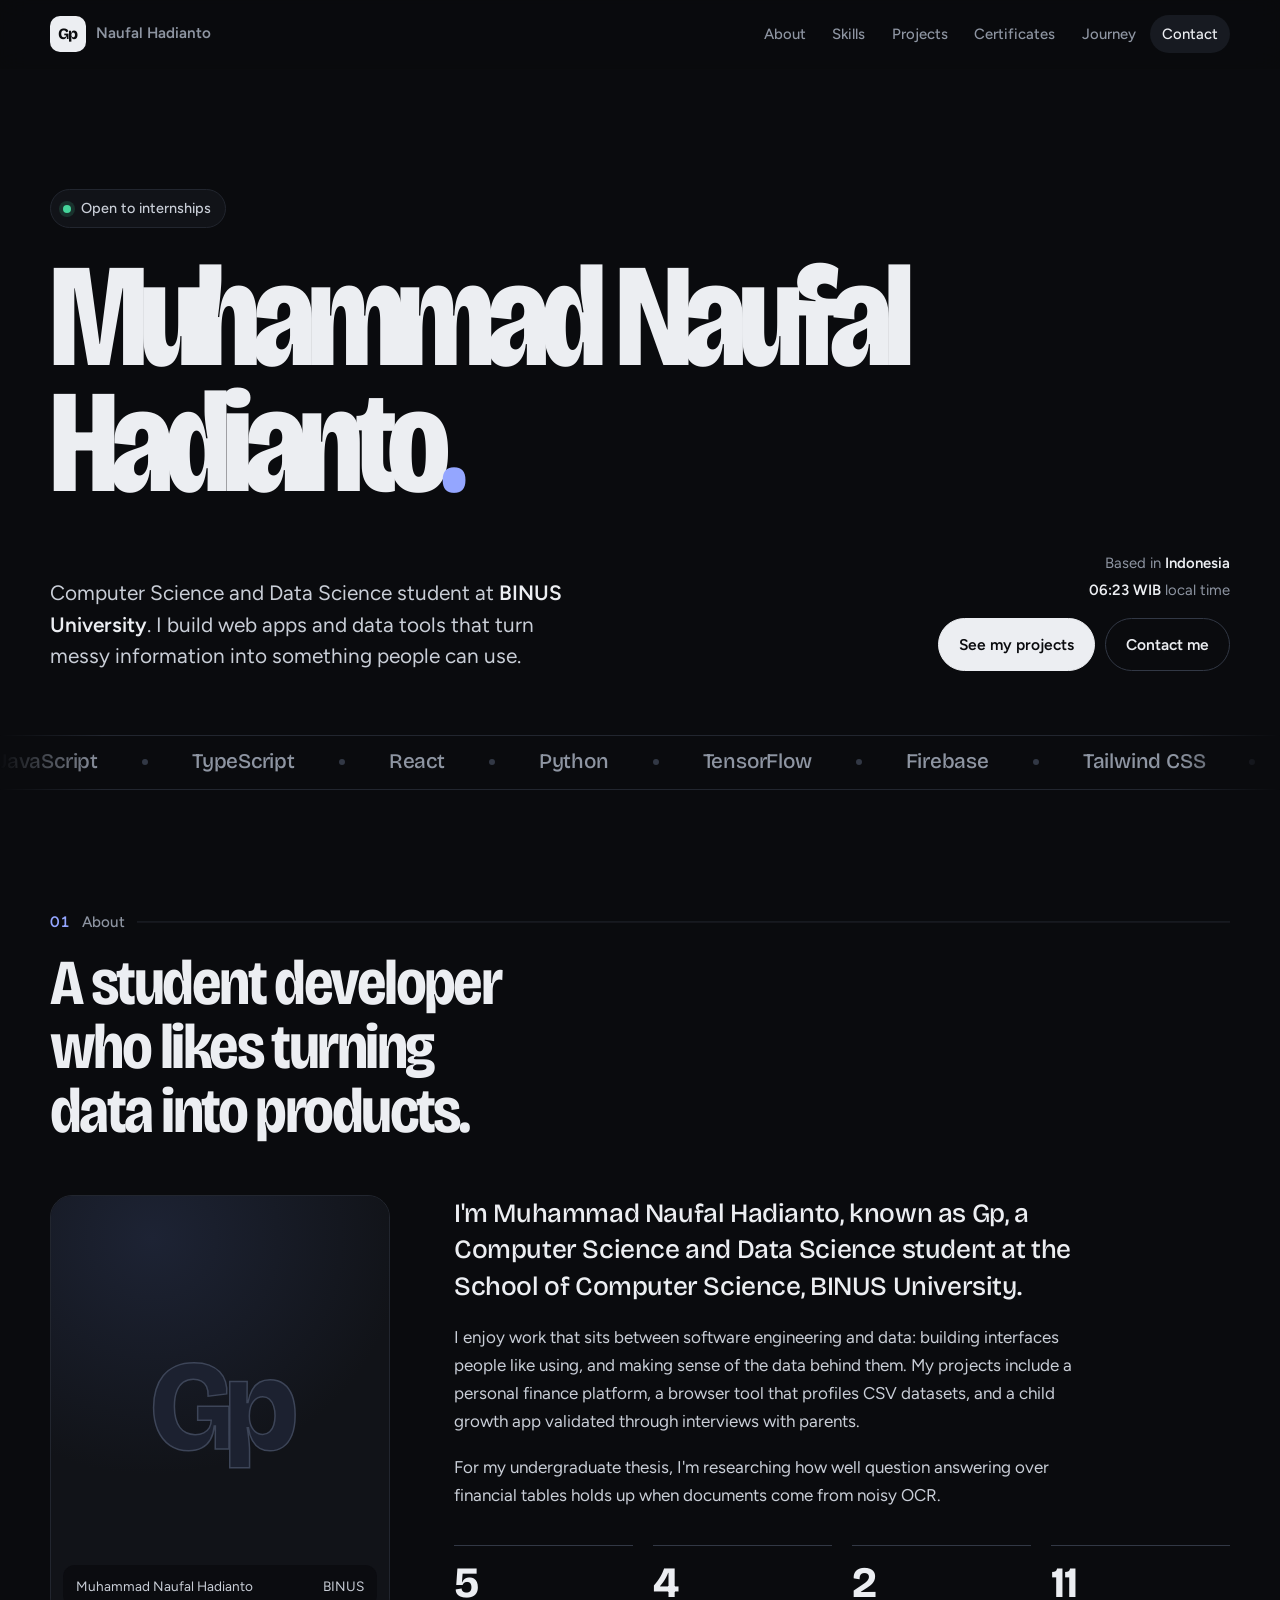
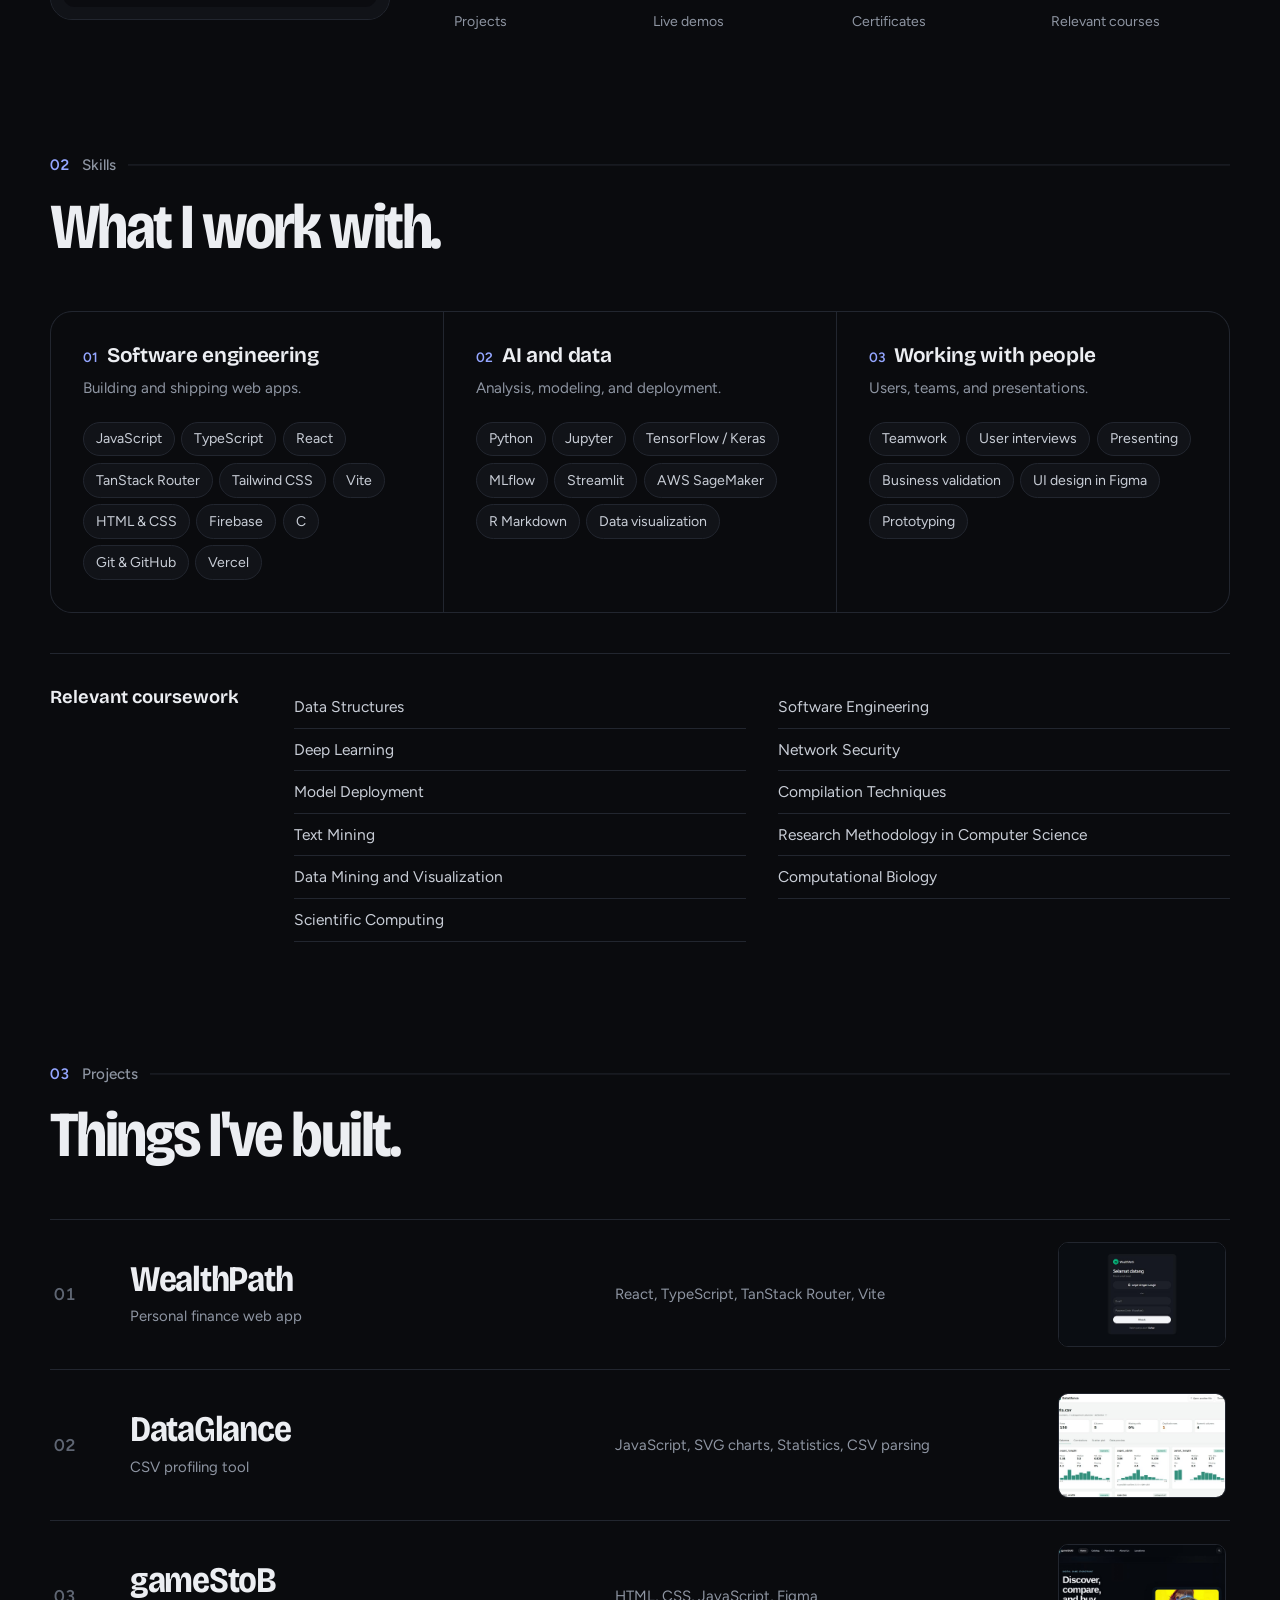
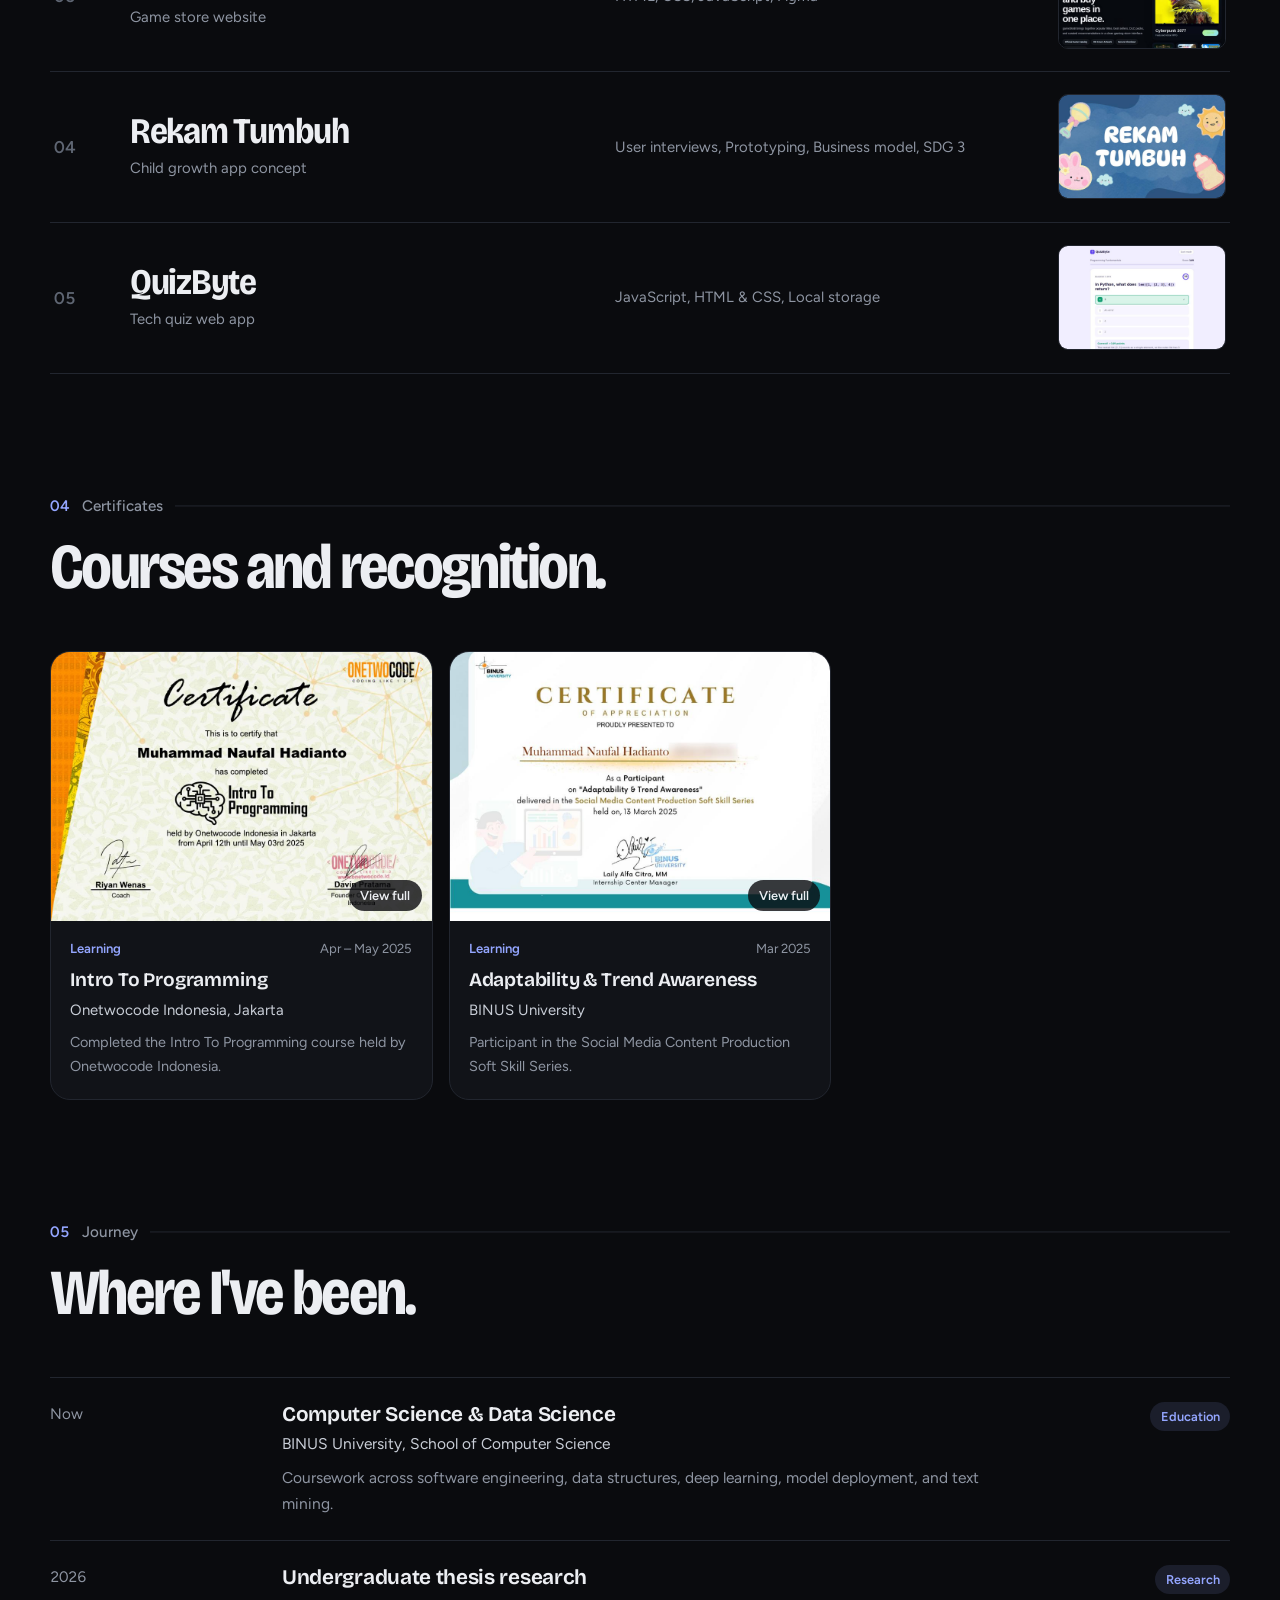
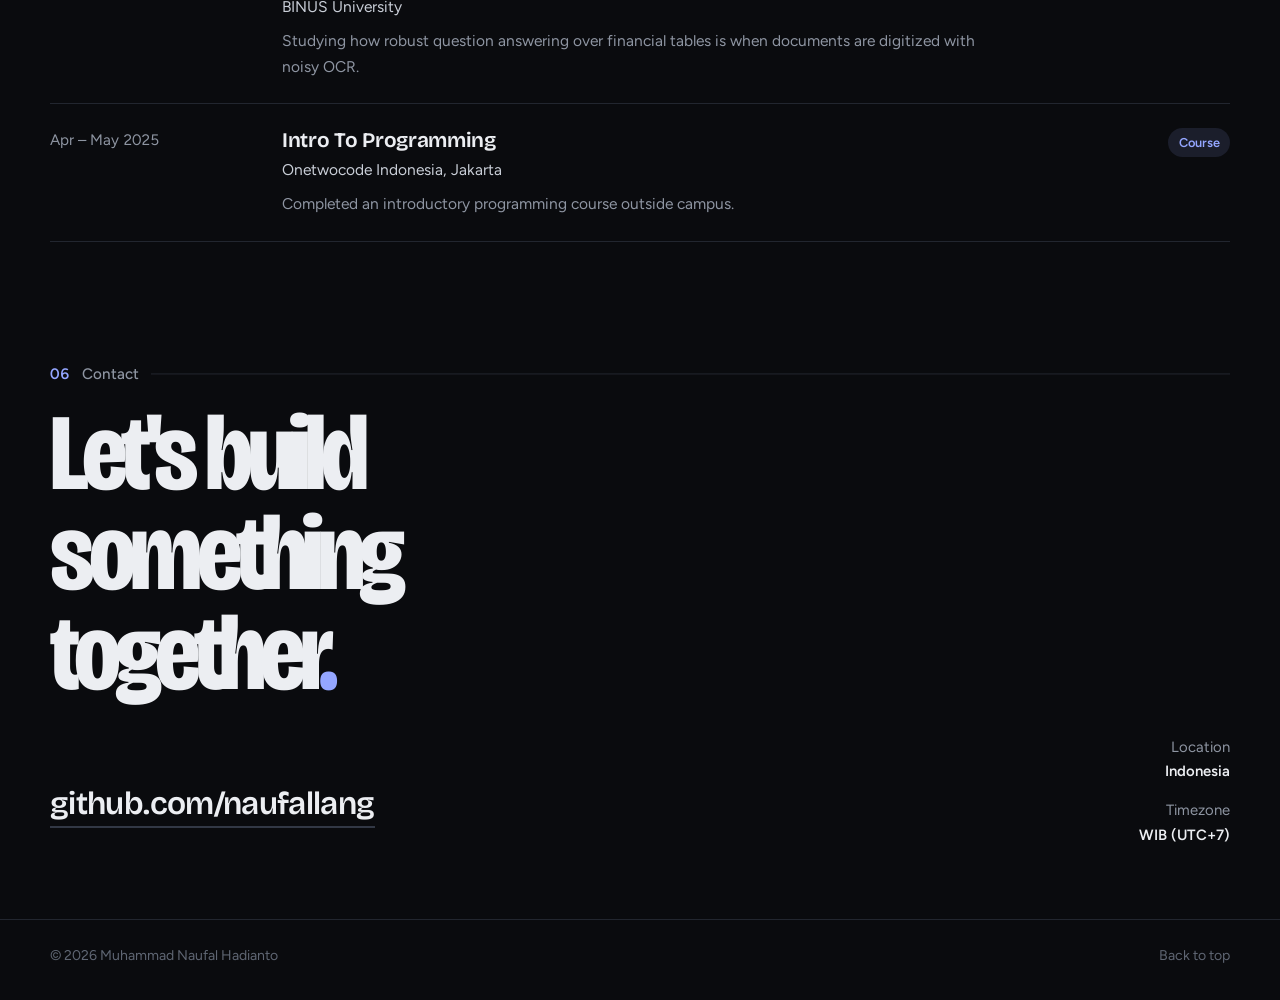
<file: index.html>
<!doctype html>
<html lang="en">
<head>
<meta charset="utf-8">
<meta name="viewport" content="width=device-width, initial-scale=1, viewport-fit=cover">
<title>Muhammad Naufal Hadianto — Portfolio</title>
<meta name="description" content="Computer Science and Data Science student at BINUS University. Web apps, data tools, and product prototypes.">
<meta name="theme-color" content="#0A0B0E">
<meta property="og:type" content="website">
<meta property="og:title" content="Muhammad Naufal Hadianto — Portfolio">
<meta property="og:description" content="Computer Science and Data Science student at BINUS University. Web apps, data tools, and product prototypes.">
<meta property="og:image" content="assets/images/column-profiles-for-the-iris-dataset.jpg">
<link rel="icon" href="favicon.svg" type="image/svg+xml">
<link rel="preconnect" href="https://fonts.googleapis.com">
<link rel="preconnect" href="https://fonts.gstatic.com" crossorigin>
<link href="https://fonts.googleapis.com/css2?family=Bricolage+Grotesque:opsz,wdth,wght@12..96,75..100,400..800&family=Figtree:wght@400;500;600&display=swap" rel="stylesheet">
<link rel="stylesheet" href="assets/css/site.css">
</head>
<body>
<a class="skip" href="#main">Skip to content</a>
<header class="nav">
  <div class="wrap">
    <a class="logo" href="#" aria-label="Muhammad Naufal Hadianto, home"><b>Gp</b><span>Naufal Hadianto</span></a>
    <button class="menu-btn" type="button" aria-expanded="false" aria-controls="menu"><i aria-hidden="true"></i>Menu</button>
    <ul class="menu" id="menu"><li><a href="#about">About</a></li><li><a href="#skills">Skills</a></li><li><a href="#projects">Projects</a></li><li><a href="#certificates">Certificates</a></li><li><a href="#journey">Journey</a></li><li><a href="#contact">Contact</a></li></ul>
  </div>
</header>

<main id="main">
  <section class="hero wrap" aria-labelledby="hero-name">
    <span class="status"><i aria-hidden="true"></i>Open to internships</span>
    <h1 id="hero-name"><span>Muhammad Naufal</span><span>Hadianto<span class="dot">.</span></span></h1>
    <div class="hero-row">
      <p>Computer Science and Data Science student at <strong>BINUS University</strong>. I build web apps and data tools that turn messy information into something people can use.</p>
      <div class="hero-meta">
        <div class="where"><span>Based in <b>Indonesia</b></span><span><b data-clock>WIB</b> local time</span></div>
        <div class="actions"><a class="btn primary" href="#projects">See my projects</a><a class="btn" href="#contact">Contact me</a></div>
      </div>
    </div>
  </section>

  <div class="ticker" aria-label="Tools I use"><ul><li>JavaScript</li><li>TypeScript</li><li>React</li><li>Python</li><li>TensorFlow</li><li>Firebase</li><li>Tailwind CSS</li><li>MLflow</li><li>Streamlit</li><li>Figma</li><li>Vite</li><li>AWS SageMaker</li><li>R Markdown</li><li>Vercel</li><li aria-hidden="true">JavaScript</li><li aria-hidden="true">TypeScript</li><li aria-hidden="true">React</li><li aria-hidden="true">Python</li><li aria-hidden="true">TensorFlow</li><li aria-hidden="true">Firebase</li><li aria-hidden="true">Tailwind CSS</li><li aria-hidden="true">MLflow</li><li aria-hidden="true">Streamlit</li><li aria-hidden="true">Figma</li><li aria-hidden="true">Vite</li><li aria-hidden="true">AWS SageMaker</li><li aria-hidden="true">R Markdown</li><li aria-hidden="true">Vercel</li></ul></div>

  <section class="section wrap" id="about" aria-labelledby="about-h">
    <p class="sec-label"><b>01</b>About</p>
    <h2 class="sec-title" id="about-h">A student developer who likes turning data into products.</h2>
    <div class="about">
      <figure class="portrait" style="margin:0"><div class="mono" aria-hidden="true">Gp</div><figcaption><span>Muhammad Naufal Hadianto</span><span>BINUS</span></figcaption></figure>
      <div class="about-body">
        <p class="lead">I'm Muhammad Naufal Hadianto, known as Gp, a Computer Science and Data Science student at the School of Computer Science, BINUS University.</p>
        <p>I enjoy work that sits between software engineering and data: building interfaces people like using, and making sense of the data behind them. My projects include a personal finance platform, a browser tool that profiles CSV datasets, and a child growth app validated through interviews with parents.</p>
        <p>For my undergraduate thesis, I'm researching how well question answering over financial tables holds up when documents come from noisy OCR.</p>
        <dl class="stats">
          <div><dt>Projects</dt><dd>5</dd></div>
          <div><dt>Live demos</dt><dd>4</dd></div>
          <div><dt>Certificates</dt><dd>2</dd></div>
          <div data-gpa hidden><dt>GPA</dt><dd></dd></div>
          <div><dt>Relevant courses</dt><dd>11</dd></div>
        </dl>
      </div>
    </div>
  </section>

  <section class="section wrap" id="skills" aria-labelledby="skills-h">
    <p class="sec-label"><b>02</b>Skills</p>
    <h2 class="sec-title" id="skills-h">What I work with.</h2>
    <div class="skills"><div class="skill"><h3><small>01</small>Software engineering</h3><p>Building and shipping web apps.</p><ul class="chips"><li>JavaScript</li><li>TypeScript</li><li>React</li><li>TanStack Router</li><li>Tailwind CSS</li><li>Vite</li><li>HTML &amp; CSS</li><li>Firebase</li><li>C</li><li>Git &amp; GitHub</li><li>Vercel</li></ul></div><div class="skill"><h3><small>02</small>AI and data</h3><p>Analysis, modeling, and deployment.</p><ul class="chips"><li>Python</li><li>Jupyter</li><li>TensorFlow / Keras</li><li>MLflow</li><li>Streamlit</li><li>AWS SageMaker</li><li>R Markdown</li><li>Data visualization</li></ul></div><div class="skill"><h3><small>03</small>Working with people</h3><p>Users, teams, and presentations.</p><ul class="chips"><li>Teamwork</li><li>User interviews</li><li>Presenting</li><li>Business validation</li><li>UI design in Figma</li><li>Prototyping</li></ul></div></div>
    <div class="coursework"><h3>Relevant coursework</h3><ul><li>Data Structures</li><li>Deep Learning</li><li>Model Deployment</li><li>Text Mining</li><li>Data Mining and Visualization</li><li>Scientific Computing</li><li>Software Engineering</li><li>Network Security</li><li>Compilation Techniques</li><li>Research Methodology in Computer Science</li><li>Computational Biology</li></ul></div>
  </section>

  <section class="section wrap" id="projects" aria-labelledby="projects-h">
    <p class="sec-label"><b>03</b>Projects</p>
    <h2 class="sec-title" id="projects-h">Things I've built.</h2>
    <ul class="plist">
      <li><a class="prow" href="projects/wealthpath.html">
        <span class="n">01</span>
        <span><h3>WealthPath</h3><span class="kind">Personal finance web app</span></span>
        <span class="stack">React, TypeScript, TanStack Router, Vite</span>
        <span class="thumb"><img src="assets/images/wealthpath-sign-in-screen-with-google.jpg" alt="" loading="lazy"></span>
        <span class="go">View project</span>
      </a></li>
      <li><a class="prow" href="projects/dataglance.html">
        <span class="n">02</span>
        <span><h3>DataGlance</h3><span class="kind">CSV profiling tool</span></span>
        <span class="stack">JavaScript, SVG charts, Statistics, CSV parsing</span>
        <span class="thumb"><img src="assets/images/column-profiles-for-the-iris-dataset.jpg" alt="" loading="lazy"></span>
        <span class="go">View project</span>
      </a></li>
      <li><a class="prow" href="projects/gamestob.html">
        <span class="n">03</span>
        <span><h3>gameStoB</h3><span class="kind">Game store website</span></span>
        <span class="stack">HTML, CSS, JavaScript, Figma</span>
        <span class="thumb"><img src="assets/images/gamestob-home-page-with-featured-game.jpg" alt="" loading="lazy"></span>
        <span class="go">View project</span>
      </a></li>
      <li><a class="prow" href="projects/rekam-tumbuh.html">
        <span class="n">04</span>
        <span><h3>Rekam Tumbuh</h3><span class="kind">Child growth app concept</span></span>
        <span class="stack">User interviews, Prototyping, Business model, SDG 3</span>
        <span class="thumb"><img src="assets/images/rekam-tumbuh-title-slide.jpg" alt="" loading="lazy"></span>
        <span class="go">View project</span>
      </a></li>
      <li><a class="prow" href="projects/quizbyte.html">
        <span class="n">05</span>
        <span><h3>QuizByte</h3><span class="kind">Tech quiz web app</span></span>
        <span class="stack">JavaScript, HTML &amp; CSS, Local storage</span>
        <span class="thumb"><img src="assets/images/question-with-the-correct-answer-highlighted.jpg" alt="" loading="lazy"></span>
        <span class="go">View project</span>
      </a></li>
    </ul>
  </section>

  <section class="section wrap" id="certificates" aria-labelledby="certs-h">
    <p class="sec-label"><b>04</b>Certificates</p>
    <h2 class="sec-title" id="certs-h">Courses and recognition.</h2>
    <ul class="certs">
      <li><article class="cert">
        <button class="cert-img" type="button" data-cap="Intro To Programming, Onetwocode Indonesia, Jakarta"><img src="assets/images/intro-to-programming-onetwocode-indonesia.jpg" alt="Intro To Programming certificate from Onetwocode Indonesia, Jakarta" loading="lazy"><span>View full</span></button>
        <div class="cert-body">
          <div class="cert-top"><b>Learning</b><span>Apr – May 2025</span></div>
          <h3>Intro To Programming</h3><span class="issuer">Onetwocode Indonesia, Jakarta</span><p>Completed the Intro To Programming course held by Onetwocode Indonesia.</p>
        </div>
      </article></li>
      <li><article class="cert">
        <button class="cert-img" type="button" data-cap="Adaptability &amp; Trend Awareness, BINUS University"><img src="assets/images/adaptability-and-trend-awareness-binus-university.jpg" alt="Adaptability &amp; Trend Awareness certificate from BINUS University" loading="lazy"><span>View full</span></button>
        <div class="cert-body">
          <div class="cert-top"><b>Learning</b><span>Mar 2025</span></div>
          <h3>Adaptability &amp; Trend Awareness</h3><span class="issuer">BINUS University</span><p>Participant in the Social Media Content Production Soft Skill Series.</p>
        </div>
      </article></li>
    </ul>
  </section>

  <section class="section wrap" id="journey" aria-labelledby="journey-h">
    <p class="sec-label"><b>05</b>Journey</p>
    <h2 class="sec-title" id="journey-h">Where I've been.</h2>
    <ol class="timeline">
      <li><time>Now</time><div><h3>Computer Science &amp; Data Science</h3><div class="org">BINUS University, School of Computer Science</div><p>Coursework across software engineering, data structures, deep learning, model deployment, and text mining.</p></div><span class="tag">Education</span></li>
      <li><time>2026</time><div><h3>Undergraduate thesis research</h3><div class="org">BINUS University</div><p>Studying how robust question answering over financial tables is when documents are digitized with noisy OCR.</p></div><span class="tag">Research</span></li>
      <li><time>Apr – May 2025</time><div><h3>Intro To Programming</h3><div class="org">Onetwocode Indonesia, Jakarta</div><p>Completed an introductory programming course outside campus.</p></div><span class="tag">Course</span></li>
    </ol>
  </section>

  <section class="contact wrap" id="contact" aria-labelledby="contact-h">
    <p class="sec-label"><b>06</b>Contact</p>
    <h2 id="contact-h">Let's build something together<span class="dot">.</span></h2>
    <div class="contact-grid">
      <div>
        <a class="contact-mail" data-mail href="#">github.com/naufallang</a>
        <div class="socials" data-socials></div>
      </div>
      <div class="contact-meta">
        <span>Location<b>Indonesia</b></span>
        <span>Timezone<b>WIB (UTC+7)</b></span>
        <a class="btn primary" data-cv href="#" target="_blank" rel="noopener" hidden>Download CV</a>
      </div>
    </div>
  </section>
</main>
<footer>
  <div class="wrap"><span>© <span data-year>2026</span> Muhammad Naufal Hadianto</span><a href="#main">Back to top</a></div>
</footer>
<dialog class="lightbox" aria-label="Full-size image">
  <img class="lb-img" alt="">
  <div class="lb-bar"><span class="lb-cap"></span><button class="lb-close" type="button">Close</button></div>
</dialog>
<script src="assets/js/config.js"></script>
<script src="assets/js/site.js"></script>
</body>
</html>
</file>
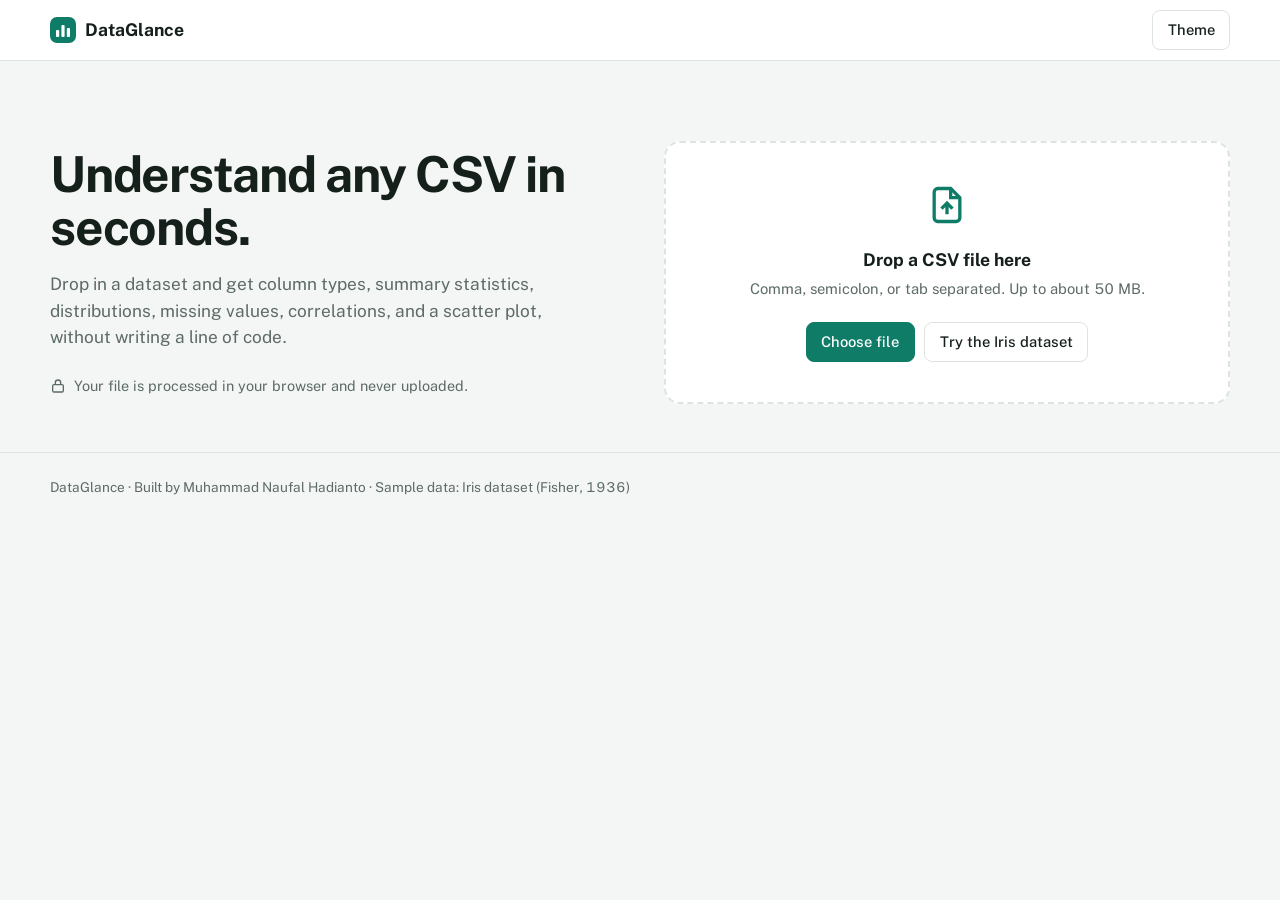
<file: dataglance/index.html>
<!doctype html>
<html lang="en">
<head>
<meta charset="utf-8">
<meta name="viewport" content="width=device-width, initial-scale=1, viewport-fit=cover">
<title>DataGlance — Instant CSV profiling in your browser</title>
<meta name="description" content="Upload a CSV and get column statistics, distributions, correlations, and a scatter plot. Everything runs locally in your browser.">
<link rel="preconnect" href="https://fonts.googleapis.com">
<link rel="preconnect" href="https://fonts.gstatic.com" crossorigin>
<link href="https://fonts.googleapis.com/css2?family=Public+Sans:wght@400;500;600;700&display=swap" rel="stylesheet">
<style>
:root{
  --bg:#F4F6F5; --surface:#FFFFFF; --ink:#16201B; --muted:#5D6B64; --line:#DDE4E0; --soft:#EEF2F0;
  --accent:#0E7C66; --accent-ink:#FFFFFF; --accent-soft:#D8EFE8; --warn:#B45309; --warn-soft:#FDF0DC;
  --font:"Public Sans", system-ui, -apple-system, "Segoe UI", sans-serif;
  --mono:ui-monospace, "SF Mono", Menlo, Consolas, monospace;
  box-sizing:border-box;
  padding-top:env(safe-area-inset-top,0px); padding-bottom:env(safe-area-inset-bottom,0px);
}
@media (prefers-color-scheme:dark){
  :root:not([data-theme="light"]){ --bg:#111714; --surface:#18201C; --ink:#E4ECE8; --muted:#97A69F; --line:#2A3530; --soft:#1F2924; --accent:#4CC7A6; --accent-ink:#0D1A15; --accent-soft:#183A31; --warn:#F2B35E; --warn-soft:#3A2A14; }
}
:root[data-theme="dark"]{ --bg:#111714; --surface:#18201C; --ink:#E4ECE8; --muted:#97A69F; --line:#2A3530; --soft:#1F2924; --accent:#4CC7A6; --accent-ink:#0D1A15; --accent-soft:#183A31; --warn:#F2B35E; --warn-soft:#3A2A14; }
*,*::before,*::after{box-sizing:inherit}
body{margin:0; background:var(--bg); color:var(--ink); font:400 .975rem/1.55 var(--font); -webkit-font-smoothing:antialiased; font-variant-numeric:tabular-nums}
button,select,input{font:inherit; color:inherit}
:focus-visible{outline:2px solid var(--accent); outline-offset:2px}
.wrap{width:min(1180px, 100% - 2rem); margin:0 auto}
header.bar{border-bottom:1px solid var(--line); background:var(--surface)}
header.bar .wrap{display:flex; align-items:center; justify-content:space-between; gap:1rem; height:60px}
.brand{display:flex; align-items:center; gap:.55rem; font-weight:700; font-size:1.1rem}
.brand svg{width:26px; height:26px}
.bar-actions{display:flex; gap:.5rem; align-items:center}
.btn{display:inline-flex; align-items:center; gap:.45rem; border:1px solid var(--line); background:var(--surface); border-radius:8px; padding:.5rem .9rem; font-weight:500; cursor:pointer; font-size:.92rem}
.btn:hover{border-color:var(--muted)}
.btn.primary{background:var(--accent); color:var(--accent-ink); border-color:var(--accent)}
.btn.primary:hover{filter:brightness(1.07)}

/* landing */
.landing{padding:clamp(2.5rem,7vw,5rem) 0 3rem; display:grid; grid-template-columns:minmax(0,1fr) minmax(0,1fr); gap:3rem; align-items:center}
.landing h1{font-size:clamp(2rem,4.6vw,3.1rem); line-height:1.08; letter-spacing:-.025em; margin:0 0 1rem}
.landing p{color:var(--muted); font-size:1.08rem; margin:0 0 1.5rem; max-width:32rem}
.privacy{display:flex; align-items:center; gap:.5rem; font-size:.9rem; color:var(--muted)}
.drop{border:2px dashed var(--line); border-radius:16px; background:var(--surface); padding:2.5rem 1.5rem; text-align:center; transition:border-color .15s, background .15s; cursor:pointer}
.drop.over{border-color:var(--accent); background:var(--accent-soft)}
.drop svg{width:44px; height:44px; color:var(--accent); margin-bottom:.75rem}
.drop strong{display:block; font-size:1.1rem; margin-bottom:.25rem}
.drop span{color:var(--muted); font-size:.92rem}
.drop .row{display:flex; gap:.6rem; justify-content:center; margin-top:1.25rem; flex-wrap:wrap}
.err{margin-top:1rem; padding:.75rem 1rem; background:var(--warn-soft); color:var(--warn); border-radius:10px; font-size:.92rem; display:none}
.err.show{display:block}

/* report */
.report{padding:2rem 0 4rem}
.rhead{display:flex; justify-content:space-between; align-items:flex-end; gap:1rem; flex-wrap:wrap; margin-bottom:1.25rem}
.rhead h1{font-size:1.6rem; margin:0; letter-spacing:-.015em; overflow-wrap:anywhere}
.rhead p{margin:.2rem 0 0; color:var(--muted); font-size:.92rem}
.kpis{display:grid; grid-template-columns:repeat(5, minmax(0,1fr)); gap:.75rem; margin-bottom:2rem}
.kpi{background:var(--surface); border:1px solid var(--line); border-radius:12px; padding:1rem 1.1rem}
.kpi span{display:block; font-size:.85rem; color:var(--muted)}
.kpi b{font-size:1.5rem; font-weight:600; letter-spacing:-.01em}
.kpi.warn b{color:var(--warn)}
h2.sec{font-size:1.15rem; margin:2.25rem 0 .9rem; display:flex; justify-content:space-between; align-items:baseline; gap:1rem; flex-wrap:wrap}
h2.sec small{font-size:.88rem; font-weight:400; color:var(--muted)}
.tabs{display:flex; gap:.25rem; border-bottom:1px solid var(--line); margin-bottom:1.25rem; overflow-x:auto}
.tab{background:none; border:0; border-bottom:2px solid transparent; padding:.6rem .9rem; font-weight:500; color:var(--muted); cursor:pointer; white-space:nowrap; margin-bottom:-1px}
.tab[aria-selected="true"]{color:var(--ink); border-bottom-color:var(--accent)}
.panel[hidden]{display:none}

.cols{display:grid; grid-template-columns:repeat(auto-fill, minmax(300px, 1fr)); gap:.9rem}
.col{background:var(--surface); border:1px solid var(--line); border-radius:12px; padding:1rem 1.1rem 1.1rem; min-width:0}
.col-h{display:flex; justify-content:space-between; align-items:flex-start; gap:.75rem; margin-bottom:.75rem}
.col-h h3{font-size:1rem; margin:0; font-family:var(--mono); font-weight:600; overflow-wrap:anywhere}
.type{font-size:.78rem; font-weight:600; padding:.15rem .55rem; border-radius:6px; background:var(--soft); color:var(--muted); white-space:nowrap}
.type.numeric{background:var(--accent-soft); color:var(--accent)}
.stats{display:grid; grid-template-columns:repeat(3, minmax(0,1fr)); gap:.5rem .75rem; margin:0 0 .9rem}
.stats div{min-width:0}
.stats dt{font-size:.78rem; color:var(--muted)}
.stats dd{margin:0; font-weight:600; font-size:.95rem; overflow:hidden; text-overflow:ellipsis; white-space:nowrap}
.miss{color:var(--warn)}
.hist{width:100%; height:86px; display:block}
.hist rect{fill:var(--accent); opacity:.85}
.hist rect:hover{opacity:1}
.hist .axis{font-size:10px; fill:var(--muted)}
.topv{display:grid; gap:.35rem; margin:0; padding:0; list-style:none}
.topv li{display:grid; grid-template-columns:minmax(0,1fr) auto; gap:.5rem; font-size:.88rem; position:relative; padding:.2rem .45rem; border-radius:5px; overflow:hidden}
.topv li i{position:absolute; inset:0 auto 0 0; background:var(--accent-soft); z-index:0}
.topv li span{position:relative; z-index:1; overflow:hidden; text-overflow:ellipsis; white-space:nowrap}
.topv li b{position:relative; z-index:1; font-weight:500; color:var(--muted)}

.card{background:var(--surface); border:1px solid var(--line); border-radius:12px; padding:1.1rem; min-width:0}
.corr-wrap{overflow-x:auto}
.corr{border-collapse:separate; border-spacing:3px; font-size:.82rem}
.corr th{font-family:var(--mono); font-weight:500; color:var(--muted); padding:.25rem .4rem; white-space:nowrap}
.corr thead th{writing-mode:vertical-rl; transform:rotate(180deg); text-align:left; vertical-align:bottom; height:110px}
.corr tbody th{text-align:right}
.corr td{width:54px; height:42px; text-align:center; border-radius:6px; font-weight:600}
.legend{display:flex; align-items:center; gap:.6rem; font-size:.82rem; color:var(--muted); margin-top:.9rem}
.legend i{display:block; width:160px; height:10px; border-radius:5px; background:linear-gradient(90deg,#C2413A,#F2F2F2 50%,#1F6FB4)}
.insights{margin:1rem 0 0; padding-left:1.1rem; color:var(--muted); font-size:.92rem}
.insights b{color:var(--ink); font-weight:600; font-family:var(--mono)}

.scatter-ctrl{display:flex; gap:.75rem; flex-wrap:wrap; margin-bottom:.9rem}
.scatter-ctrl label{display:flex; flex-direction:column; gap:.2rem; font-size:.82rem; color:var(--muted)}
.scatter-ctrl select{min-width:160px; padding:.45rem .6rem; border:1px solid var(--line); border-radius:8px; background:var(--surface)}
#scatter{width:100%; height:auto; display:block}
#scatter .axis{font-size:11px; fill:var(--muted)}
#scatter .grid{stroke:var(--line)}
.keys{display:flex; flex-wrap:wrap; gap:.4rem 1rem; font-size:.85rem; margin-top:.6rem}
.keys span{display:flex; align-items:center; gap:.35rem}
.keys i{width:10px; height:10px; border-radius:50%}

.table-wrap{overflow:auto; max-height:520px; border:1px solid var(--line); border-radius:12px; background:var(--surface)}
table.data{border-collapse:collapse; font-size:.86rem; width:max-content; min-width:100%}
table.data th{position:sticky; top:0; background:var(--soft); text-align:left; font-family:var(--mono); font-weight:600; padding:.55rem .8rem; border-bottom:1px solid var(--line); cursor:pointer; white-space:nowrap; user-select:none}
table.data th:hover{color:var(--accent)}
table.data td{padding:.45rem .8rem; border-bottom:1px solid var(--line); white-space:nowrap; max-width:280px; overflow:hidden; text-overflow:ellipsis}
table.data td.num{text-align:right}
table.data td.na{color:var(--warn); font-style:italic}
table.data tr:last-child td{border-bottom:0}
footer{padding:1.5rem 0 2.5rem; color:var(--muted); font-size:.85rem; border-top:1px solid var(--line)}
@media (max-width:860px){ .landing{grid-template-columns:1fr; gap:2rem} .kpis{grid-template-columns:repeat(2,minmax(0,1fr))} .bar-actions .btn span{display:none} }
[hidden]{display:none!important}
</style>
</head>
<body>
<header class="bar">
  <div class="wrap">
    <div class="brand">
      <svg viewBox="0 0 26 26" aria-hidden="true"><rect width="26" height="26" rx="7" fill="var(--accent)"/><rect x="6" y="13" width="3.2" height="7" rx="1" fill="var(--accent-ink)"/><rect x="11.4" y="8" width="3.2" height="12" rx="1" fill="var(--accent-ink)"/><rect x="16.8" y="11" width="3.2" height="9" rx="1" fill="var(--accent-ink)"/></svg>
      DataGlance
    </div>
    <div class="bar-actions">
      <button class="btn" id="new-file" type="button" hidden>↑ <span>Open another file</span></button>
      <button class="btn" id="theme" type="button">Theme</button>
    </div>
  </div>
</header>

<main class="wrap">
  <section class="landing" id="landing">
    <div>
      <h1>Understand any CSV in seconds.</h1>
      <p>Drop in a dataset and get column types, summary statistics, distributions, missing values, correlations, and a scatter plot, without writing a line of code.</p>
      <div class="privacy">
        <svg width="16" height="16" viewBox="0 0 24 24" fill="none" stroke="currentColor" stroke-width="2" aria-hidden="true"><rect x="4" y="10" width="16" height="11" rx="2"/><path d="M8 10V7a4 4 0 0 1 8 0v3"/></svg>
        Your file is processed in your browser and never uploaded.
      </div>
    </div>
    <div>
      <div class="drop" id="drop" tabindex="0" role="button" aria-label="Choose a CSV file">
        <svg viewBox="0 0 24 24" fill="none" stroke="currentColor" stroke-width="1.8" aria-hidden="true"><path d="M14 3H7a2 2 0 0 0-2 2v14a2 2 0 0 0 2 2h10a2 2 0 0 0 2-2V8z"/><path d="M14 3v5h5M12 17v-6M9 14l3-3 3 3"/></svg>
        <strong>Drop a CSV file here</strong>
        <span>Comma, semicolon, or tab separated. Up to about 50 MB.</span>
        <div class="row">
          <button class="btn primary" type="button" id="pick">Choose file</button>
          <button class="btn" type="button" id="sample">Try the Iris dataset</button>
        </div>
      </div>
      <input type="file" id="file" accept=".csv,.tsv,.txt,text/csv" hidden>
      <div class="err" id="err" role="alert"></div>
    </div>
  </section>

  <section class="report" id="report" hidden>
    <div class="rhead">
      <div><h1 id="r-name"></h1><p id="r-sub"></p></div>
    </div>
    <div class="kpis" id="kpis"></div>

    <div class="tabs" role="tablist">
      <button class="tab" role="tab" aria-selected="true" data-panel="p-cols">Columns</button>
      <button class="tab" role="tab" aria-selected="false" data-panel="p-corr">Correlations</button>
      <button class="tab" role="tab" aria-selected="false" data-panel="p-scatter">Scatter plot</button>
      <button class="tab" role="tab" aria-selected="false" data-panel="p-data">Data preview</button>
    </div>

    <div class="panel" id="p-cols" role="tabpanel"><div class="cols" id="cols"></div></div>
    <div class="panel" id="p-corr" role="tabpanel" hidden>
      <div class="card" id="corr-card"></div>
    </div>
    <div class="panel" id="p-scatter" role="tabpanel" hidden>
      <div class="card" id="scatter-card">
        <div class="scatter-ctrl">
          <label>X axis<select id="sx"></select></label>
          <label>Y axis<select id="sy"></select></label>
          <label>Color by<select id="sc"></select></label>
        </div>
        <svg id="scatter" viewBox="0 0 760 420" role="img" aria-label="Scatter plot"></svg>
        <div class="keys" id="keys"></div>
      </div>
    </div>
    <div class="panel" id="p-data" role="tabpanel" hidden>
      <p style="margin:0 0 .75rem; color:var(--muted); font-size:.9rem" id="preview-note"></p>
      <div class="table-wrap"><table class="data" id="table"></table></div>
    </div>
  </section>
</main>
<footer><div class="wrap">DataGlance · Built by Muhammad Naufal Hadianto · Sample data: Iris dataset (Fisher, 1936)</div></footer>

<script>
const IRIS = `sepal_length,sepal_width,petal_length,petal_width,species
5.1,3.5,1.4,0.2,setosa
4.9,3.0,1.4,0.2,setosa
4.7,3.2,1.3,0.2,setosa
4.6,3.1,1.5,0.2,setosa
5.0,3.6,1.4,0.2,setosa
5.4,3.9,1.7,0.4,setosa
4.6,3.4,1.4,0.3,setosa
5.0,3.4,1.5,0.2,setosa
4.4,2.9,1.4,0.2,setosa
4.9,3.1,1.5,0.1,setosa
5.4,3.7,1.5,0.2,setosa
4.8,3.4,1.6,0.2,setosa
4.8,3.0,1.4,0.1,setosa
4.3,3.0,1.1,0.1,setosa
5.8,4.0,1.2,0.2,setosa
5.7,4.4,1.5,0.4,setosa
5.4,3.9,1.3,0.4,setosa
5.1,3.5,1.4,0.3,setosa
5.7,3.8,1.7,0.3,setosa
5.1,3.8,1.5,0.3,setosa
5.4,3.4,1.7,0.2,setosa
5.1,3.7,1.5,0.4,setosa
4.6,3.6,1.0,0.2,setosa
5.1,3.3,1.7,0.5,setosa
4.8,3.4,1.9,0.2,setosa
5.0,3.0,1.6,0.2,setosa
5.0,3.4,1.6,0.4,setosa
5.2,3.5,1.5,0.2,setosa
5.2,3.4,1.4,0.2,setosa
4.7,3.2,1.6,0.2,setosa
4.8,3.1,1.6,0.2,setosa
5.4,3.4,1.5,0.4,setosa
5.2,4.1,1.5,0.1,setosa
5.5,4.2,1.4,0.2,setosa
4.9,3.1,1.5,0.2,setosa
5.0,3.2,1.2,0.2,setosa
5.5,3.5,1.3,0.2,setosa
4.9,3.6,1.4,0.1,setosa
4.4,3.0,1.3,0.2,setosa
5.1,3.4,1.5,0.2,setosa
5.0,3.5,1.3,0.3,setosa
4.5,2.3,1.3,0.3,setosa
4.4,3.2,1.3,0.2,setosa
5.0,3.5,1.6,0.6,setosa
5.1,3.8,1.9,0.4,setosa
4.8,3.0,1.4,0.3,setosa
5.1,3.8,1.6,0.2,setosa
4.6,3.2,1.4,0.2,setosa
5.3,3.7,1.5,0.2,setosa
5.0,3.3,1.4,0.2,setosa
7.0,3.2,4.7,1.4,versicolor
6.4,3.2,4.5,1.5,versicolor
6.9,3.1,4.9,1.5,versicolor
5.5,2.3,4.0,1.3,versicolor
6.5,2.8,4.6,1.5,versicolor
5.7,2.8,4.5,1.3,versicolor
6.3,3.3,4.7,1.6,versicolor
4.9,2.4,3.3,1.0,versicolor
6.6,2.9,4.6,1.3,versicolor
5.2,2.7,3.9,1.4,versicolor
5.0,2.0,3.5,1.0,versicolor
5.9,3.0,4.2,1.5,versicolor
6.0,2.2,4.0,1.0,versicolor
6.1,2.9,4.7,1.4,versicolor
5.6,2.9,3.6,1.3,versicolor
6.7,3.1,4.4,1.4,versicolor
5.6,3.0,4.5,1.5,versicolor
5.8,2.7,4.1,1.0,versicolor
6.2,2.2,4.5,1.5,versicolor
5.6,2.5,3.9,1.1,versicolor
5.9,3.2,4.8,1.8,versicolor
6.1,2.8,4.0,1.3,versicolor
6.3,2.5,4.9,1.5,versicolor
6.1,2.8,4.7,1.2,versicolor
6.4,2.9,4.3,1.3,versicolor
6.6,3.0,4.4,1.4,versicolor
6.8,2.8,4.8,1.4,versicolor
6.7,3.0,5.0,1.7,versicolor
6.0,2.9,4.5,1.5,versicolor
5.7,2.6,3.5,1.0,versicolor
5.5,2.4,3.8,1.1,versicolor
5.5,2.4,3.7,1.0,versicolor
5.8,2.7,3.9,1.2,versicolor
6.0,2.7,5.1,1.6,versicolor
5.4,3.0,4.5,1.5,versicolor
6.0,3.4,4.5,1.6,versicolor
6.7,3.1,4.7,1.5,versicolor
6.3,2.3,4.4,1.3,versicolor
5.6,3.0,4.1,1.3,versicolor
5.5,2.5,4.0,1.3,versicolor
5.5,2.6,4.4,1.2,versicolor
6.1,3.0,4.6,1.4,versicolor
5.8,2.6,4.0,1.2,versicolor
5.0,2.3,3.3,1.0,versicolor
5.6,2.7,4.2,1.3,versicolor
5.7,3.0,4.2,1.2,versicolor
5.7,2.9,4.2,1.3,versicolor
6.2,2.9,4.3,1.3,versicolor
5.1,2.5,3.0,1.1,versicolor
5.7,2.8,4.1,1.3,versicolor
6.3,3.3,6.0,2.5,virginica
5.8,2.7,5.1,1.9,virginica
7.1,3.0,5.9,2.1,virginica
6.3,2.9,5.6,1.8,virginica
6.5,3.0,5.8,2.2,virginica
7.6,3.0,6.6,2.1,virginica
4.9,2.5,4.5,1.7,virginica
7.3,2.9,6.3,1.8,virginica
6.7,2.5,5.8,1.8,virginica
7.2,3.6,6.1,2.5,virginica
6.5,3.2,5.1,2.0,virginica
6.4,2.7,5.3,1.9,virginica
6.8,3.0,5.5,2.1,virginica
5.7,2.5,5.0,2.0,virginica
5.8,2.8,5.1,2.4,virginica
6.4,3.2,5.3,2.3,virginica
6.5,3.0,5.5,1.8,virginica
7.7,3.8,6.7,2.2,virginica
7.7,2.6,6.9,2.3,virginica
6.0,2.2,5.0,1.5,virginica
6.9,3.2,5.7,2.3,virginica
5.6,2.8,4.9,2.0,virginica
7.7,2.8,6.7,2.0,virginica
6.3,2.7,4.9,1.8,virginica
6.7,3.3,5.7,2.1,virginica
7.2,3.2,6.0,1.8,virginica
6.2,2.8,4.8,1.8,virginica
6.1,3.0,4.9,1.8,virginica
6.4,2.8,5.6,2.1,virginica
7.2,3.0,5.8,1.6,virginica
7.4,2.8,6.1,1.9,virginica
7.9,3.8,6.4,2.0,virginica
6.4,2.8,5.6,2.2,virginica
6.3,2.8,5.1,1.5,virginica
6.1,2.6,5.6,1.4,virginica
7.7,3.0,6.1,2.3,virginica
6.3,3.4,5.6,2.4,virginica
6.4,3.1,5.5,1.8,virginica
6.0,3.0,4.8,1.8,virginica
6.9,3.1,5.4,2.1,virginica
6.7,3.1,5.6,2.4,virginica
6.9,3.1,5.1,2.3,virginica
5.8,2.7,5.1,1.9,virginica
6.8,3.2,5.9,2.3,virginica
6.7,3.3,5.7,2.5,virginica
6.7,3.0,5.2,2.3,virginica
6.3,2.5,5.0,1.9,virginica
6.5,3.0,5.2,2.0,virginica
6.2,3.4,5.4,2.3,virginica
5.9,3.0,5.1,1.8,virginica`;
const $ = id => document.getElementById(id);
const PALETTE = ['#0E7C66','#D9622B','#3B6FD4','#B8439C','#C29A0A','#5A8F29','#7A5BD6','#8C5A3C'];
const MAX_CAT_COLORS = 8;
let DS = null;

/* ---------- CSV parsing ---------- */
function detectDelimiter(text){
  const sample = text.slice(0, 5000).split(/\r?\n/).slice(0, 10);
  let best = ',', bestScore = -1;
  for(const d of [',', ';', '\t', '|']){
    const counts = sample.map(l => l.split(d).length - 1).filter(c => c > 0);
    if(!counts.length) continue;
    const consistent = counts.filter(c => c === counts[0]).length;
    const score = consistent * 10 + counts[0];
    if(score > bestScore){ bestScore = score; best = d; }
  }
  return best;
}
function parseCSV(text){
  if(text.charCodeAt(0) === 0xFEFF) text = text.slice(1);
  const d = detectDelimiter(text), rows = []; let row = [], field = '', q = false;
  for(let i = 0; i < text.length; i++){
    const c = text[i];
    if(q){
      if(c === '"'){ if(text[i+1] === '"'){ field += '"'; i++; } else q = false; }
      else field += c;
    } else if(c === '"' && field === '') q = true;
    else if(c === d){ row.push(field); field = ''; }
    else if(c === '\n' || c === '\r'){
      if(c === '\r' && text[i+1] === '\n') i++;
      row.push(field); field = '';
      if(row.length > 1 || row[0] !== '') rows.push(row);
      row = [];
    } else field += c;
  }
  if(field !== '' || row.length){ row.push(field); if(row.length > 1 || row[0] !== '') rows.push(row); }
  return { rows, delimiter: d };
}

/* ---------- profiling ---------- */
const NA = new Set(['', 'na', 'n/a', 'nan', 'null', 'none', '-', '?']);
const isNA = v => v == null || NA.has(String(v).trim().toLowerCase());
const toNum = v => { const s = String(v).trim().replace(/,(?=\d{3}\b)/g, ''); return s !== '' && isFinite(s) ? Number(s) : NaN; };
const isDate = v => /^\d{4}-\d{1,2}-\d{1,2}([ T]\d{1,2}:\d{2}(:\d{2})?)?$/.test(String(v).trim()) || /^\d{1,2}[\/.-]\d{1,2}[\/.-]\d{4}$/.test(String(v).trim());

function quantile(sorted, p){ if(!sorted.length) return NaN; const i = (sorted.length - 1) * p, lo = Math.floor(i), hi = Math.ceil(i); return sorted[lo] + (sorted[hi] - sorted[lo]) * (i - lo); }

function profile(name, header, body){
  const cols = header.map((h, j) => {
    const raw = body.map(r => r[j]);
    const present = raw.filter(v => !isNA(v));
    const missing = raw.length - present.length;
    const nums = present.map(toNum);
    const numShare = present.length ? nums.filter(n => !isNaN(n)).length / present.length : 0;
    const unique = new Set(present.map(v => String(v).trim())).size;
    let type;
    if(present.length && numShare >= 0.95) type = 'numeric';
    else if(present.length && present.filter(isDate).length / present.length >= 0.9) type = 'date';
    else if(unique <= Math.max(20, present.length * 0.05) || unique / Math.max(present.length,1) < 0.5) type = 'categorical';
    else type = 'text';
    const col = { name: h || `column_${j+1}`, type, missing, unique, count: raw.length };
    if(type === 'numeric'){
      const values = raw.map(v => isNA(v) ? NaN : toNum(v));
      const v = values.filter(n => !isNaN(n)), s = v.slice().sort((a,b) => a-b);
      const mean = v.reduce((a,b) => a+b, 0) / v.length;
      const std = Math.sqrt(v.reduce((a,b) => a + (b-mean)**2, 0) / Math.max(v.length-1, 1));
      const q1 = quantile(s, .25), q3 = quantile(s, .75), iqr = q3 - q1;
      Object.assign(col, { values, mean, std, min: s[0], max: s[s.length-1], median: quantile(s, .5), q1, q3,
        outliers: v.filter(x => x < q1 - 1.5*iqr || x > q3 + 1.5*iqr).length,
        zeros: v.filter(x => x === 0).length });
    } else {
      const freq = new Map(); present.forEach(x => { const k = String(x).trim(); freq.set(k, (freq.get(k)||0) + 1); });
      col.top = [...freq.entries()].sort((a,b) => b[1]-a[1]).slice(0, 6);
      col.values = raw.map(x => isNA(x) ? null : String(x).trim());
      if(type === 'text'){ const lens = present.map(x => String(x).length); col.avgLen = lens.reduce((a,b)=>a+b,0) / lens.length; }
    }
    return col;
  });
  const keys = body.map(r => r.join('\u0001'));
  const dup = keys.length - new Set(keys).size;
  const missingCells = cols.reduce((a,c) => a + c.missing, 0);
  return { name, header: cols.map(c => c.name), body, cols, dup, missingCells };
}

function pearson(a, b){
  let n = 0, sa = 0, sb = 0;
  for(let i = 0; i < a.length; i++){ if(!isNaN(a[i]) && !isNaN(b[i])){ n++; sa += a[i]; sb += b[i]; } }
  if(n < 3) return NaN;
  const ma = sa/n, mb = sb/n; let cov = 0, va = 0, vb = 0;
  for(let i = 0; i < a.length; i++){ if(!isNaN(a[i]) && !isNaN(b[i])){ const x = a[i]-ma, y = b[i]-mb; cov += x*y; va += x*x; vb += y*y; } }
  return va && vb ? cov / Math.sqrt(va*vb) : NaN;
}

/* ---------- formatting ---------- */
function fmt(n){
  if(n == null || isNaN(n)) return '–';
  const a = Math.abs(n);
  if(a >= 1e6) return n.toLocaleString('en-US', { notation:'compact', maximumFractionDigits: 2 });
  if(a !== 0 && a < 0.001) return n.toExponential(2);
  if(Number.isInteger(n)) return n.toLocaleString('en-US');
  return n.toLocaleString('en-US', { maximumFractionDigits: a >= 100 ? 1 : a >= 1 ? 2 : 3 });
}
const pct = (a, b) => b ? (a/b*100 < 0.1 && a > 0 ? '<0.1' : (a/b*100).toFixed(1).replace(/\.0$/,'')) + '%' : '0%';
const esc = s => String(s).replace(/[&<>"]/g, c => ({'&':'&amp;','<':'&lt;','>':'&gt;','"':'&quot;'}[c]));

/* ---------- rendering ---------- */
function histogram(col){
  const v = col.values.filter(n => !isNaN(n)); if(!v.length) return '';
  const bins = Math.min(24, Math.max(6, Math.ceil(Math.sqrt(v.length))));
  const span = col.max - col.min || 1, counts = new Array(bins).fill(0);
  v.forEach(x => { counts[Math.min(bins-1, Math.floor((x - col.min) / span * bins))]++; });
  const max = Math.max(...counts), W = 300, H = 70, bw = W / bins;
  const bars = counts.map((c, i) => {
    const h = c / max * H, lo = col.min + span * i / bins, hi = col.min + span * (i+1) / bins;
    return `<rect x="${(i*bw+1).toFixed(1)}" y="${(H-h).toFixed(1)}" width="${Math.max(bw-2,1).toFixed(1)}" height="${h.toFixed(1)}" rx="1.5"><title>${fmt(lo)} to ${fmt(hi)}: ${c} rows</title></rect>`;
  }).join('');
  return `<svg class="hist" viewBox="0 0 ${W} ${H+16}" preserveAspectRatio="none" role="img" aria-label="Distribution of ${esc(col.name)}">${bars}<text class="axis" x="0" y="${H+13}">${fmt(col.min)}</text><text class="axis" x="${W}" y="${H+13}" text-anchor="end">${fmt(col.max)}</text></svg>`;
}

function renderCols(){
  const n = DS.body.length;
  $('cols').innerHTML = DS.cols.map(c => {
    const missCls = c.missing ? ' class="miss"' : '';
    let stats, viz = '';
    if(c.type === 'numeric'){
      stats = [['Mean', fmt(c.mean)], ['Median', fmt(c.median)], ['Std. dev.', fmt(c.std)], ['Min', fmt(c.min)], ['Max', fmt(c.max)], ['Missing', `<span${missCls}>${pct(c.missing, n)}</span>`]];
      viz = histogram(c);
      if(c.outliers) viz += `<p style="margin:.5rem 0 0; font-size:.82rem; color:var(--muted)">${c.outliers} possible outlier${c.outliers>1?'s':''} (1.5 × IQR rule)</p>`;
    } else {
      stats = [['Unique', fmt(c.unique)], ['Most common', esc(c.top[0]?.[0] ?? '–')], ['Missing', `<span${missCls}>${pct(c.missing, n)}</span>`]];
      if(c.type === 'text') stats[1] = ['Avg. length', fmt(c.avgLen) + ' chars'];
      const total = n - c.missing;
      viz = `<ul class="topv">${c.top.map(([k, v]) => `<li><i style="width:${(v/total*100).toFixed(1)}%"></i><span title="${esc(k)}">${esc(k)}</span><b>${fmt(v)} · ${pct(v, total)}</b></li>`).join('')}</ul>`;
      if(c.unique > c.top.length) viz += `<p style="margin:.5rem 0 0; font-size:.82rem; color:var(--muted)">+ ${fmt(c.unique - c.top.length)} more value${c.unique - c.top.length > 1 ? 's' : ''}</p>`;
    }
    return `<article class="col"><div class="col-h"><h3>${esc(c.name)}</h3><span class="type ${c.type}">${c.type}</span></div>
      <dl class="stats">${stats.map(([k, v]) => `<div><dt>${k}</dt><dd title="${esc(String(v).replace(/<[^>]+>/g,''))}">${v}</dd></div>`).join('')}</dl>${viz}</article>`;
  }).join('');
}

function corrColor(r){
  if(isNaN(r)) return 'var(--soft)';
  const t = Math.abs(r), end = r >= 0 ? [31,111,180] : [194,65,58], start = [242,242,242];
  const c = start.map((s, i) => Math.round(s + (end[i] - s) * t));
  return `rgb(${c.join(',')})`;
}

function renderCorr(){
  const nums = DS.cols.filter(c => c.type === 'numeric').slice(0, 14);
  const card = $('corr-card');
  if(nums.length < 2){ card.innerHTML = '<p style="margin:0; color:var(--muted)">Correlations need at least two numeric columns. This dataset has ' + nums.length + '.</p>'; return; }
  const M = nums.map(a => nums.map(b => pearson(a.values, b.values)));
  let html = '<div class="corr-wrap"><table class="corr"><thead><tr><th></th>' + nums.map(c => `<th scope="col">${esc(c.name)}</th>`).join('') + '</tr></thead><tbody>';
  nums.forEach((a, i) => {
    html += `<tr><th scope="row">${esc(a.name)}</th>` + nums.map((b, j) => { const r = M[i][j]; return `<td style="background:${corrColor(r)}; color:${Math.abs(r) > .55 ? '#fff' : '#2a2a2a'}" title="${esc(a.name)} vs ${esc(b.name)}: ${isNaN(r)?'n/a':r.toFixed(3)}">${isNaN(r) ? '–' : r.toFixed(2)}</td>`; }).join('') + '</tr>';
  });
  html += '</tbody></table></div><div class="legend"><span>−1</span><i></i><span>+1</span><span style="margin-left:.5rem">Pearson correlation coefficient</span></div>';
  const pairs = [];
  for(let i = 0; i < nums.length; i++) for(let j = i+1; j < nums.length; j++) if(!isNaN(M[i][j])) pairs.push([nums[i].name, nums[j].name, M[i][j]]);
  pairs.sort((a, b) => Math.abs(b[2]) - Math.abs(a[2]));
  const strong = pairs.filter(p => Math.abs(p[2]) >= 0.7).slice(0, 5);
  html += strong.length
    ? '<ul class="insights">' + strong.map(([a, b, r]) => `<li><b>${esc(a)}</b> and <b>${esc(b)}</b> have a strong ${r > 0 ? 'positive' : 'negative'} correlation (r = ${r.toFixed(2)}).</li>`).join('') + '</ul>'
    : '<ul class="insights"><li>No pairs with |r| ≥ 0.7. The strongest is <b>' + esc(pairs[0][0]) + '</b> and <b>' + esc(pairs[0][1]) + '</b> (r = ' + pairs[0][2].toFixed(2) + ').</li></ul>';
  card.innerHTML = html;
}

function setupScatter(){
  const nums = DS.cols.filter(c => c.type === 'numeric');
  const cats = DS.cols.filter(c => c.type === 'categorical' && c.unique <= MAX_CAT_COLORS);
  const card = $('scatter-card');
  if(nums.length < 2){ card.innerHTML = '<p style="margin:0; color:var(--muted)">A scatter plot needs at least two numeric columns.</p>'; return; }
  const opt = (list, sel) => list.map((c, i) => `<option value="${esc(c.name)}"${i === sel ? ' selected' : ''}>${esc(c.name)}</option>`).join('');
  $('sx').innerHTML = opt(nums, 0); $('sy').innerHTML = opt(nums, 1);
  $('sc').innerHTML = '<option value="">None</option>' + opt(cats, -1);
  if(cats.length) $('sc').value = cats[0].name;
  ['sx', 'sy', 'sc'].forEach(id => $(id).onchange = drawScatter);
  drawScatter();
}

function niceTicks(min, max, n = 5){
  const span = max - min || 1, step0 = span / n, mag = 10 ** Math.floor(Math.log10(step0));
  const step = [1, 2, 2.5, 5, 10].map(m => m * mag).find(s => span / s <= n) || mag * 10;
  const t = []; for(let v = Math.ceil(min / step) * step; v <= max + 1e-9; v += step) t.push(+v.toFixed(10)); return t;
}

function drawScatter(){
  const get = n => DS.cols.find(c => c.name === n);
  const X = get($('sx').value), Y = get($('sy').value), C = $('sc').value ? get($('sc').value) : null;
  const W = 760, H = 420, m = { l: 56, r: 16, t: 14, b: 44 };
  const pts = []; for(let i = 0; i < X.values.length; i++){ const x = X.values[i], y = Y.values[i]; if(!isNaN(x) && !isNaN(y)) pts.push([x, y, C ? C.values[i] : null]); }
  const sample = pts.length > 4000 ? pts.filter((_, i) => i % Math.ceil(pts.length / 4000) === 0) : pts;
  const pad = (a, b) => { const s = (b - a) || 1; return [a - s * .05, b + s * .05]; };
  const [x0, x1] = pad(X.min, X.max), [y0, y1] = pad(Y.min, Y.max);
  const sx = v => m.l + (v - x0) / (x1 - x0) * (W - m.l - m.r), sy = v => H - m.b - (v - y0) / (y1 - y0) * (H - m.t - m.b);
  const groups = C ? C.top.map(t => t[0]).slice(0, MAX_CAT_COLORS) : [];
  const color = g => C ? (groups.indexOf(g) >= 0 ? PALETTE[groups.indexOf(g)] : '#999') : 'var(--accent)';
  let s = '';
  niceTicks(x0, x1).forEach(t => { const x = sx(t); s += `<line class="grid" x1="${x}" x2="${x}" y1="${m.t}" y2="${H - m.b}"/><text class="axis" x="${x}" y="${H - m.b + 16}" text-anchor="middle">${fmt(t)}</text>`; });
  niceTicks(y0, y1).forEach(t => { const y = sy(t); s += `<line class="grid" x1="${m.l}" x2="${W - m.r}" y1="${y}" y2="${y}"/><text class="axis" x="${m.l - 8}" y="${y + 4}" text-anchor="end">${fmt(t)}</text>`; });
  s += `<text class="axis" x="${(m.l + W - m.r) / 2}" y="${H - 6}" text-anchor="middle" style="font-weight:600">${esc(X.name)}</text>`;
  s += `<text class="axis" transform="translate(14 ${(m.t + H - m.b) / 2}) rotate(-90)" text-anchor="middle" style="font-weight:600">${esc(Y.name)}</text>`;
  s += sample.map(([x, y, g]) => `<circle cx="${sx(x).toFixed(1)}" cy="${sy(y).toFixed(1)}" r="4" fill="${color(g)}" fill-opacity=".7"><title>${esc(X.name)}: ${fmt(x)}, ${esc(Y.name)}: ${fmt(y)}${g != null ? ', ' + esc(g) : ''}</title></circle>`).join('');
  const r = pearson(X.values, Y.values);
  $('scatter').innerHTML = s;
  $('keys').innerHTML = (C ? groups.map((g, i) => `<span><i style="background:${PALETTE[i]}"></i>${esc(g)}</span>`).join('') : '') + `<span style="color:var(--muted)">r = ${isNaN(r) ? '–' : r.toFixed(2)} · ${fmt(pts.length)} points${sample.length < pts.length ? ', showing ' + fmt(sample.length) : ''}</span>`;
}

let sortState = { col: -1, dir: 1 };
function renderTable(){
  const LIMIT = 200, cols = DS.cols;
  let rows = DS.body.map((r, i) => [r, i]);
  if(sortState.col >= 0){
    const j = sortState.col, numeric = cols[j].type === 'numeric';
    rows.sort((a, b) => {
      const A = a[0][j], B = b[0][j];
      if(isNA(A)) return 1; if(isNA(B)) return -1;
      return (numeric ? toNum(A) - toNum(B) : String(A).localeCompare(String(B))) * sortState.dir;
    });
  }
  rows = rows.slice(0, LIMIT);
  $('preview-note').textContent = `Showing ${fmt(rows.length)} of ${fmt(DS.body.length)} rows. Select a column header to sort.`;
  $('table').innerHTML = '<thead><tr>' + cols.map((c, j) => `<th data-j="${j}" aria-sort="${sortState.col === j ? (sortState.dir > 0 ? 'ascending' : 'descending') : 'none'}">${esc(c.name)}${sortState.col === j ? (sortState.dir > 0 ? ' ▲' : ' ▼') : ''}</th>`).join('') + '</tr></thead><tbody>' +
    rows.map(([r]) => '<tr>' + cols.map((c, j) => { const v = r[j]; return isNA(v) ? '<td class="na">missing</td>' : `<td${c.type === 'numeric' ? ' class="num"' : ''} title="${esc(v)}">${esc(v)}</td>`; }).join('') + '</tr>').join('') + '</tbody>';
  $('table').querySelectorAll('th').forEach(th => th.onclick = () => { const j = +th.dataset.j; sortState = { col: j, dir: sortState.col === j ? -sortState.dir : 1 }; renderTable(); });
}

function renderReport(){
  const n = DS.body.length, k = DS.cols.length, cells = n * k;
  const typeCount = t => DS.cols.filter(c => c.type === t).length;
  $('r-name').textContent = DS.name;
  $('r-sub').textContent = `${typeCount('numeric')} numeric, ${typeCount('categorical')} categorical` + (typeCount('text') ? `, ${typeCount('text')} text` : '') + (typeCount('date') ? `, ${typeCount('date')} date` : '') + ' columns · delimiter "' + (DS.delimiter === '\t' ? 'tab' : DS.delimiter) + '"';
  const kpi = (label, value, warn) => `<div class="kpi${warn ? ' warn' : ''}"><span>${label}</span><b>${value}</b></div>`;
  $('kpis').innerHTML = kpi('Rows', fmt(n)) + kpi('Columns', fmt(k)) + kpi('Missing cells', pct(DS.missingCells, cells), DS.missingCells > 0) + kpi('Duplicate rows', fmt(DS.dup), DS.dup > 0) + kpi('Numeric columns', fmt(typeCount('numeric')));
  sortState = { col: -1, dir: 1 };
  renderCols(); renderCorr(); setupScatter(); renderTable();
  selectTab('p-cols');
  $('landing').hidden = true; $('report').hidden = false; $('new-file').hidden = false;
  window.scrollTo(0, 0);
}

function load(name, text){
  $('err').className = 'err';
  try{
    const { rows, delimiter } = parseCSV(text);
    if(rows.length < 2) throw new Error('The file needs a header row and at least one data row.');
    const header = rows[0].map(h => h.trim()), width = header.length;
    if(width < 1) throw new Error('No columns were found in this file.');
    const body = rows.slice(1).map(r => { r = r.slice(0, width); while(r.length < width) r.push(''); return r; });
    DS = profile(name, header, body); DS.delimiter = delimiter;
    renderReport();
  }catch(e){ $('err').textContent = "This file couldn't be read. " + e.message; $('err').className = 'err show'; }
}

function readFile(f){
  if(!f) return;
  if(f.size > 50 * 1024 * 1024){ $('err').textContent = 'This file is larger than 50 MB. Try a smaller sample of the data.'; $('err').className = 'err show'; return; }
  const r = new FileReader();
  r.onload = () => load(f.name, r.result);
  r.onerror = () => { $('err').textContent = "This file couldn't be opened. Check that it's a text CSV file."; $('err').className = 'err show'; };
  r.readAsText(f);
}

function selectTab(id){ document.querySelectorAll('.tab').forEach(t => t.setAttribute('aria-selected', t.dataset.panel === id)); document.querySelectorAll('.panel').forEach(p => p.hidden = p.id !== id); }
document.querySelectorAll('.tab').forEach(t => t.addEventListener('click', () => selectTab(t.dataset.panel)));

const drop = $('drop');
$('pick').addEventListener('click', e => { e.stopPropagation(); $('file').click(); });
drop.addEventListener('click', () => $('file').click());
drop.addEventListener('keydown', e => { if(e.key === 'Enter' || e.key === ' '){ e.preventDefault(); $('file').click(); } });
$('file').addEventListener('change', e => { readFile(e.target.files[0]); e.target.value = ''; });
$('sample').addEventListener('click', e => { e.stopPropagation(); load('iris.csv', IRIS); });
['dragenter', 'dragover'].forEach(ev => drop.addEventListener(ev, e => { e.preventDefault(); drop.classList.add('over'); }));
['dragleave', 'drop'].forEach(ev => drop.addEventListener(ev, e => { e.preventDefault(); drop.classList.remove('over'); }));
drop.addEventListener('drop', e => readFile(e.dataTransfer.files[0]));
document.addEventListener('dragover', e => e.preventDefault());
document.addEventListener('drop', e => { e.preventDefault(); if(!$('report').hidden && e.dataTransfer.files[0]) readFile(e.dataTransfer.files[0]); });
$('new-file').addEventListener('click', () => { $('report').hidden = true; $('landing').hidden = false; $('new-file').hidden = true; });

const root = document.documentElement;
try{ const t = localStorage.getItem('dg-theme'); if(t) root.dataset.theme = t; }catch(e){}
$('theme').addEventListener('click', () => {
  const cur = root.dataset.theme || (matchMedia('(prefers-color-scheme: dark)').matches ? 'dark' : 'light');
  root.dataset.theme = cur === 'dark' ? 'light' : 'dark';
  try{ localStorage.setItem('dg-theme', root.dataset.theme); }catch(e){}
});
</script>
</body>
</html>
</file>
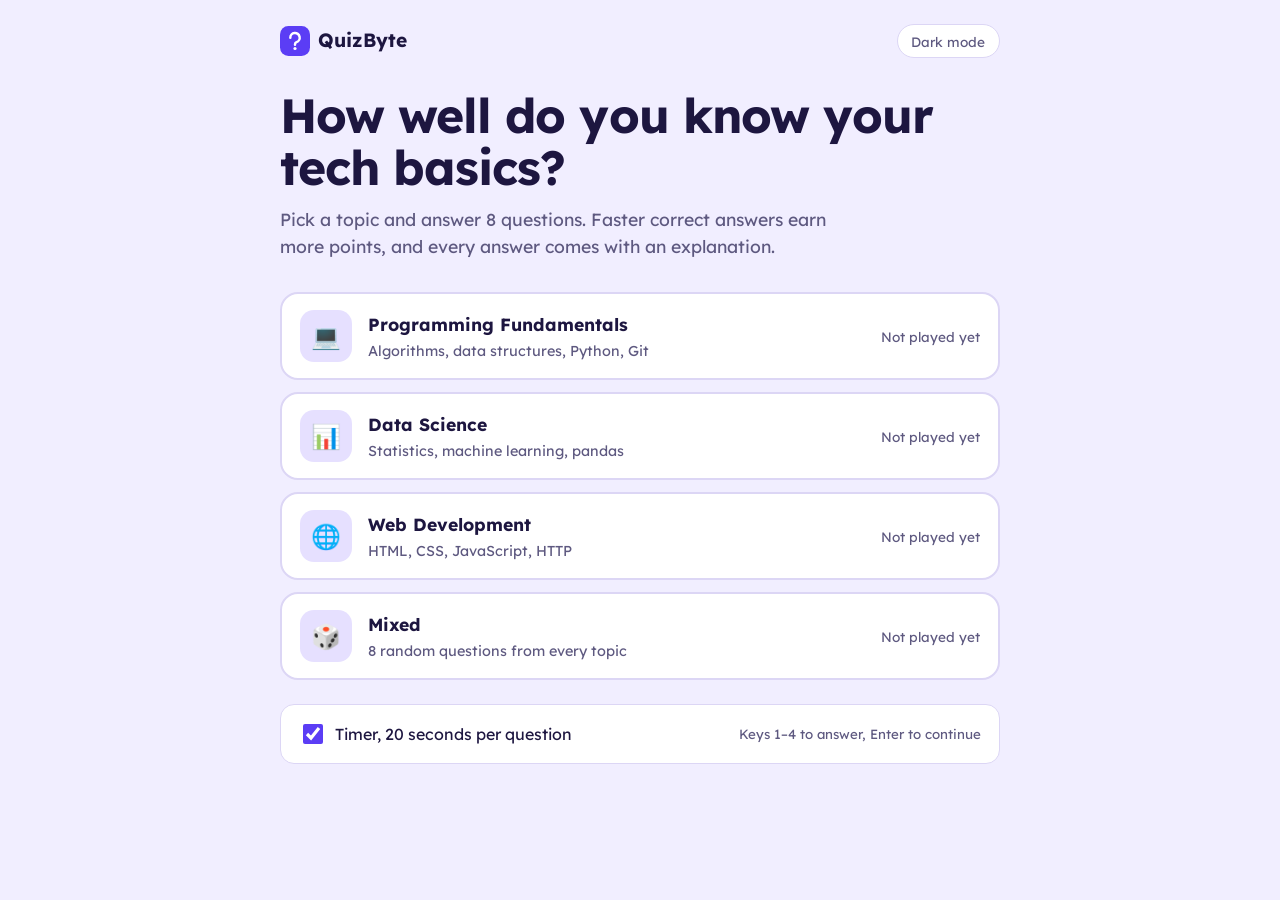
<file: quizbyte/index.html>
<!doctype html>
<html lang="en">
<head>
<meta charset="utf-8">
<meta name="viewport" content="width=device-width, initial-scale=1, viewport-fit=cover">
<title>QuizByte — Tech quiz for CS students</title>
<meta name="description" content="Timed multiple-choice quizzes on programming, data science, and web development.">
<link rel="preconnect" href="https://fonts.googleapis.com">
<link rel="preconnect" href="https://fonts.gstatic.com" crossorigin>
<link href="https://fonts.googleapis.com/css2?family=Lexend:wght@400;500;600;700&display=swap" rel="stylesheet">
<style>
:root{
  --bg:#F1EEFF; --surface:#FFFFFF; --ink:#1D1640; --muted:#5E5980; --line:#DCD6F5;
  --primary:#5B3DF5; --primary-ink:#FFFFFF; --primary-soft:#E6E0FF;
  --good:#0F9F73; --good-soft:#D9F5EA; --bad:#E0464B; --bad-soft:#FDE3E4; --warn:#F2A20C;
  --font:"Lexend", system-ui, -apple-system, "Segoe UI", sans-serif;
  box-sizing:border-box;
  padding-top:env(safe-area-inset-top,0px); padding-bottom:env(safe-area-inset-bottom,0px);
}
@media (prefers-color-scheme:dark){
  :root:not([data-theme="light"]){
    --bg:#15112B; --surface:#201A3D; --ink:#EEEBFF; --muted:#A9A3CC; --line:#352D5C;
    --primary:#8D78FF; --primary-ink:#140F2A; --primary-soft:#2C2457;
    --good:#3DD3A0; --good-soft:#123D31; --bad:#FF7A7E; --bad-soft:#4A1C22;
  }
}
:root[data-theme="dark"]{
  --bg:#15112B; --surface:#201A3D; --ink:#EEEBFF; --muted:#A9A3CC; --line:#352D5C;
  --primary:#8D78FF; --primary-ink:#140F2A; --primary-soft:#2C2457;
  --good:#3DD3A0; --good-soft:#123D31; --bad:#FF7A7E; --bad-soft:#4A1C22;
}
*,*::before,*::after{box-sizing:inherit}
html,body{height:100%}
body{margin:0; background:var(--bg); color:var(--ink); font:400 1rem/1.55 var(--font); -webkit-font-smoothing:antialiased}
button{font:inherit; color:inherit}
:focus-visible{outline:3px solid var(--primary); outline-offset:2px}
.app{width:min(720px, 100% - 2rem); margin:0 auto; padding:1.5rem 0 3rem; min-height:100%; display:flex; flex-direction:column}
.top{display:flex; justify-content:space-between; align-items:center; margin-bottom:2rem}
.logo{font-weight:700; font-size:1.2rem; display:flex; align-items:center; gap:.5rem; background:none; border:0; padding:0; cursor:pointer}
.logo svg{width:30px; height:30px}
.theme{background:var(--surface); border:1px solid var(--line); border-radius:999px; padding:.35rem .85rem; font-size:.85rem; color:var(--muted); cursor:pointer}

/* home */
.home h1{font-size:clamp(2rem, 6vw, 3rem); line-height:1.08; letter-spacing:-.02em; margin:0 0 .75rem}
.home > p{color:var(--muted); margin:0 0 2rem; font-size:1.1rem; max-width:36rem}
.cats{display:grid; gap:.75rem}
.cat{display:grid; grid-template-columns:52px minmax(0,1fr) auto; gap:1rem; align-items:center; text-align:left; background:var(--surface); border:2px solid var(--line); border-radius:18px; padding:1rem 1.1rem; cursor:pointer; transition:border-color .15s, transform .15s}
.cat:hover{border-color:var(--primary); transform:translateY(-2px)}
.cat .ic{width:52px; height:52px; border-radius:14px; display:grid; place-items:center; font-size:1.5rem; background:var(--primary-soft)}
.cat h2{font-size:1.1rem; margin:0}
.cat p{margin:.1rem 0 0; color:var(--muted); font-size:.9rem}
.cat .best{font-size:.85rem; color:var(--muted); text-align:right; white-space:nowrap}
.cat .best b{display:block; color:var(--ink); font-size:1.05rem}
.opts{display:flex; align-items:center; justify-content:space-between; gap:1rem; margin-top:1.5rem; padding:1rem 1.1rem; background:var(--surface); border-radius:14px; border:1px solid var(--line); flex-wrap:wrap}
.opts label{display:flex; align-items:center; gap:.6rem; cursor:pointer}
.opts input{width:20px; height:20px; accent-color:var(--primary)}
.opts small{color:var(--muted)}

/* quiz */
.hud{display:flex; justify-content:space-between; align-items:center; gap:1rem; margin-bottom:.75rem; font-size:.95rem; color:var(--muted)}
.hud b{color:var(--ink)}
.streak{color:var(--warn); font-weight:600}
.progress{height:8px; background:var(--line); border-radius:99px; overflow:hidden; margin-bottom:1.5rem}
.progress i{display:block; height:100%; background:var(--primary); border-radius:99px; transition:width .3s}
.qcard{background:var(--surface); border-radius:22px; padding:clamp(1.25rem, 4vw, 2rem); border:1px solid var(--line)}
.qmeta{display:flex; justify-content:space-between; align-items:center; margin-bottom:1rem}
.qnum{font-size:.9rem; color:var(--muted)}
.timer{position:relative; width:46px; height:46px}
.timer svg{width:46px; height:46px; transform:rotate(-90deg)}
.timer circle{fill:none; stroke-width:5}
.timer .track{stroke:var(--line)}
.timer .fill{stroke:var(--primary); stroke-linecap:round; transition:stroke-dashoffset 1s linear, stroke .2s}
.timer.low .fill{stroke:var(--bad)}
.timer span{position:absolute; inset:0; display:grid; place-items:center; font-weight:600; font-size:.95rem}
.qtext{font-size:clamp(1.2rem, 3.5vw, 1.5rem); line-height:1.35; font-weight:600; margin:0 0 1.5rem}
.qtext code,.answer code,.review code{font-family:ui-monospace, "SF Mono", Menlo, Consolas, monospace; font-size:.9em; background:var(--primary-soft); padding:.05em .35em; border-radius:6px}
.answers{display:grid; gap:.65rem}
.answer{display:grid; grid-template-columns:34px minmax(0,1fr) 24px; gap:.85rem; align-items:center; text-align:left; background:var(--bg); border:2px solid transparent; border-radius:14px; padding:.85rem 1rem; cursor:pointer; transition:border-color .12s, background .12s}
.answer:hover:not(:disabled){border-color:var(--primary)}
.answer .k{width:34px; height:34px; border-radius:10px; display:grid; place-items:center; background:var(--surface); font-weight:600; font-size:.9rem; color:var(--muted)}
.answer:disabled{cursor:default}
.answer.correct{background:var(--good-soft); border-color:var(--good)}
.answer.correct .k{background:var(--good); color:#fff}
.answer.wrong{background:var(--bad-soft); border-color:var(--bad)}
.answer.wrong .k{background:var(--bad); color:#fff}
.answer.dim{opacity:.55}
.answer .mark{font-weight:700}
.feedback{margin-top:1.25rem; padding:1rem 1.1rem; border-radius:14px; background:var(--bg); display:none}
.feedback.show{display:block}
.feedback strong{display:block; margin-bottom:.2rem}
.feedback.ok strong{color:var(--good)} .feedback.no strong{color:var(--bad)}
.feedback p{margin:0; color:var(--muted)}
.actions{display:flex; justify-content:flex-end; gap:.75rem; margin-top:1.25rem; flex-wrap:wrap}
.btn{border:0; border-radius:12px; padding:.8rem 1.4rem; font-weight:600; cursor:pointer; background:var(--primary); color:var(--primary-ink)}
.btn.ghost{background:transparent; color:var(--ink); border:2px solid var(--line)}
.btn:hover{filter:brightness(1.06)}
.hint{font-size:.85rem; color:var(--muted); margin-top:1rem; text-align:center}

/* result */
.result{text-align:center}
.score-ring{width:180px; height:180px; margin:0 auto 1.25rem; position:relative}
.score-ring svg{width:100%; height:100%; transform:rotate(-90deg)}
.score-ring circle{fill:none; stroke-width:12}
.score-ring .track{stroke:var(--line)} .score-ring .fill{stroke:var(--primary); stroke-linecap:round; transition:stroke-dashoffset 1s cubic-bezier(.2,.7,.2,1)}
.score-ring div{position:absolute; inset:0; display:grid; place-content:center}
.score-ring b{font-size:2.6rem; line-height:1}
.score-ring small{color:var(--muted)}
.result h2{font-size:1.6rem; margin:0 0 .35rem}
.result > p{color:var(--muted); margin:0 0 1.5rem}
.stats{display:grid; grid-template-columns:repeat(3, 1fr); gap:.6rem; margin-bottom:1.5rem}
.stat{background:var(--surface); border:1px solid var(--line); border-radius:14px; padding:.9rem .5rem}
.stat b{display:block; font-size:1.35rem}
.stat span{font-size:.85rem; color:var(--muted)}
.newbest{display:inline-block; background:var(--good-soft); color:var(--good); font-weight:600; border-radius:999px; padding:.3rem .9rem; margin-bottom:1rem; font-size:.9rem}
.review{text-align:left; margin-top:2rem}
.review h3{font-size:1.1rem; margin:0 0 .75rem}
.review ol{list-style:none; margin:0; padding:0; display:grid; gap:.6rem}
.review li{background:var(--surface); border:1px solid var(--line); border-left:5px solid var(--good); border-radius:12px; padding:.9rem 1rem}
.review li.x{border-left-color:var(--bad)}
.review .q{font-weight:600; margin:0 0 .35rem}
.review .a{margin:0; font-size:.92rem; color:var(--muted)}
.review .a b{color:var(--ink); font-weight:500}
.review .e{margin:.4rem 0 0; font-size:.9rem; color:var(--muted)}
[hidden]{display:none!important}
@media (max-width:520px){ .cat{grid-template-columns:44px minmax(0,1fr)} .cat .ic{width:44px; height:44px} .cat .best{grid-column:2; text-align:left} .cat .best b{display:inline; margin-right:.3rem} }
@media (prefers-reduced-motion:reduce){ *{transition:none!important} }
</style>
</head>
<body>
<div class="app">
  <div class="top">
    <button class="logo" id="home-btn" type="button" aria-label="QuizByte home">
      <svg viewBox="0 0 32 32" aria-hidden="true"><rect width="32" height="32" rx="9" fill="var(--primary)"/><path d="M11 12.5a5 5 0 1 1 6.6 4.7c-1 .4-1.6 1.2-1.6 2.3v.5" stroke="var(--primary-ink)" stroke-width="2.6" fill="none" stroke-linecap="round"/><circle cx="16" cy="24" r="1.7" fill="var(--primary-ink)"/></svg>
      QuizByte
    </button>
    <button class="theme" id="theme" type="button">Dark mode</button>
  </div>

  <!-- HOME -->
  <section class="home" id="screen-home">
    <h1>How well do you know your tech basics?</h1>
    <p>Pick a topic and answer 8 questions. Faster correct answers earn more points, and every answer comes with an explanation.</p>
    <div class="cats" id="cats"></div>
    <div class="opts">
      <label><input type="checkbox" id="timer-toggle" checked> Timer, 20 seconds per question</label>
      <small>Keys 1–4 to answer, Enter to continue</small>
    </div>
  </section>

  <!-- QUIZ -->
  <section id="screen-quiz" hidden>
    <div class="hud">
      <span id="hud-cat"></span>
      <span><span class="streak" id="hud-streak"></span> Score <b id="hud-score">0</b></span>
    </div>
    <div class="progress" aria-hidden="true"><i id="bar" style="width:0"></i></div>
    <div class="qcard">
      <div class="qmeta">
        <span class="qnum" id="qnum"></span>
        <div class="timer" id="timer" aria-live="off">
          <svg viewBox="0 0 46 46" aria-hidden="true"><circle class="track" cx="23" cy="23" r="19"/><circle class="fill" id="timer-fill" cx="23" cy="23" r="19" stroke-dasharray="119.4" stroke-dashoffset="0"/></svg>
          <span id="timer-num">20</span>
        </div>
      </div>
      <p class="qtext" id="qtext"></p>
      <div class="answers" id="answers" role="group" aria-label="Answer choices"></div>
      <div class="feedback" id="feedback" role="status" aria-live="polite"><strong id="fb-title"></strong><p id="fb-text"></p></div>
      <div class="actions"><button class="btn" id="next" type="button" hidden>Next question</button></div>
    </div>
  </section>

  <!-- RESULT -->
  <section class="result" id="screen-result" hidden>
    <div class="score-ring">
      <svg viewBox="0 0 180 180" aria-hidden="true"><circle class="track" cx="90" cy="90" r="78"/><circle class="fill" id="ring" cx="90" cy="90" r="78" stroke-dasharray="490" stroke-dashoffset="490"/></svg>
      <div><b id="r-correct">0/8</b><small>correct</small></div>
    </div>
    <div id="r-best" hidden><span class="newbest">New best score</span></div>
    <h2 id="r-title"></h2>
    <p id="r-sub"></p>
    <div class="stats">
      <div class="stat"><b id="r-score">0</b><span>Points</span></div>
      <div class="stat"><b id="r-acc">0%</b><span>Accuracy</span></div>
      <div class="stat"><b id="r-time">0s</b><span>Avg. answer time</span></div>
    </div>
    <div class="actions" style="justify-content:center">
      <button class="btn" id="again" type="button">Play again</button>
      <button class="btn ghost" id="choose" type="button">Choose another topic</button>
    </div>
    <div class="review"><h3>Review your answers</h3><ol id="review"></ol></div>
  </section>
</div>

<script>
const BANK = {
  prog: { name:"Programming Fundamentals", icon:"💻", desc:"Algorithms, data structures, Python, Git", qs:[
    {q:"What is the time complexity of binary search on a sorted array?", a:"O(log n)", w:["O(n)","O(n log n)","O(1)"], e:"Each step halves the search range, so the number of steps grows logarithmically with n."},
    {q:"Which data structure follows the Last In, First Out (LIFO) principle?", a:"Stack", w:["Queue","Linked list","Hash table"], e:"A stack removes the most recently added item first, like a stack of plates."},
    {q:"In Python, what does <code>len([1, [2, 3], 4])</code> return?", a:"3", w:["4","2","An error"], e:"The nested list [2, 3] counts as a single element, so the outer list has 3 elements."},
    {q:"What does <code>print(7 // 2)</code> output in Python 3?", a:"3", w:["3.5","4","1"], e:"// is floor division: it divides and rounds down to the nearest integer."},
    {q:"Which of these is NOT a primitive type in Java?", a:"String", w:["int","boolean","char"], e:"String is a class (a reference type). Java's primitives are byte, short, int, long, float, double, char, and boolean."},
    {q:"What is the worst-case time complexity of quicksort?", a:"O(n²)", w:["O(n log n)","O(n)","O(log n)"], e:"If the pivot is always the smallest or largest element, each partition only removes one element, giving O(n²)."},
    {q:"What is recursion?", a:"A function that calls itself", w:["A loop that never ends","A variable defined inside a loop","A function that returns another function"], e:"A recursive function solves a problem by calling itself on smaller inputs until it reaches a base case."},
    {q:"Which Git command creates a new branch and switches to it?", a:"<code>git checkout -b &lt;name&gt;</code>", w:["<code>git branch -m &lt;name&gt;</code>","<code>git merge &lt;name&gt;</code>","<code>git init &lt;name&gt;</code>"], e:"checkout -b creates and switches in one step. Newer Git versions also offer git switch -c."}
  ]},
  data: { name:"Data Science", icon:"📊", desc:"Statistics, machine learning, pandas", qs:[
    {q:"Which measure of central tendency is the most robust to outliers?", a:"Median", w:["Mean","Range","Standard deviation"], e:"The median depends only on the middle value, so extreme values barely affect it. Range and standard deviation measure spread, not center."},
    {q:"What does it mean when a model is overfitting?", a:"It performs well on training data but poorly on new data", w:["It performs poorly on both training and new data","It trains too slowly","It uses too few features"], e:"An overfit model memorizes noise in the training set instead of learning patterns that generalize."},
    {q:"Which pandas method shows the first 5 rows of a DataFrame by default?", a:"<code>df.head()</code>", w:["<code>df.top()</code>","<code>df.first()</code>","<code>df.show()</code>"], e:"head() returns the first n rows, with n = 5 by default. tail() returns the last rows."},
    {q:"Which of these is an unsupervised learning algorithm?", a:"K-means clustering", w:["Linear regression","Logistic regression","Decision tree classifier"], e:"K-means groups data without labels. The others learn from labeled examples, which makes them supervised."},
    {q:"A correlation coefficient of −0.9 indicates…", a:"A strong negative linear relationship", w:["A weak negative relationship","No relationship","A strong positive relationship"], e:"Values close to −1 mean that as one variable increases, the other decreases in a nearly linear way."},
    {q:"Why do we split data into training and test sets?", a:"To estimate how well the model generalizes to unseen data", w:["To make training faster","To remove missing values","To increase the size of the dataset"], e:"The test set acts as new data the model has never seen, giving an honest estimate of real-world performance."},
    {q:"How is precision calculated?", a:"TP / (TP + FP)", w:["TP / (TP + FN)","(TP + TN) / total","FP / (FP + TN)"], e:"Precision is the share of predicted positives that are actually positive. TP / (TP + FN) is recall."},
    {q:"Which chart is best for showing the distribution of a single numeric variable?", a:"Histogram", w:["Pie chart","Line chart","Scatter plot"], e:"A histogram groups values into bins and shows how many fall in each, revealing the shape of the distribution."}
  ]},
  web: { name:"Web Development", icon:"🌐", desc:"HTML, CSS, JavaScript, HTTP", qs:[
    {q:"What does CSS stand for?", a:"Cascading Style Sheets", w:["Creative Style System","Computer Styled Sections","Colorful Style Syntax"], e:"\"Cascading\" refers to how multiple style rules are combined and prioritized."},
    {q:"Which HTTP status code means the requested resource was not found?", a:"404", w:["200","301","500"], e:"200 is OK, 301 is a permanent redirect, and 500 is an internal server error."},
    {q:"Which HTTP method is typically used to create a new resource in a REST API?", a:"POST", w:["GET","DELETE","HEAD"], e:"POST sends data to the server to create a resource. GET retrieves data without changing it."},
    {q:"In JavaScript, what does <code>typeof null</code> return?", a:"<code>\"object\"</code>", w:["<code>\"null\"</code>","<code>\"undefined\"</code>","<code>\"number\"</code>"], e:"This is a long-standing quirk from the first version of JavaScript that was kept for backward compatibility."},
    {q:"What does <code>===</code> compare in JavaScript?", a:"Both value and type", w:["Only value","Only type","Memory size"], e:"=== is strict equality: no type conversion. So 5 === \"5\" is false, while 5 == \"5\" is true."},
    {q:"What is the result of <code>\"5\" + 3</code> in JavaScript?", a:"<code>\"53\"</code>", w:["<code>8</code>","<code>\"8\"</code>","<code>NaN</code>"], e:"When one operand is a string, + concatenates, so 3 is converted to \"3\"."},
    {q:"Which CSS property controls the space between an element's content and its border?", a:"padding", w:["margin","gap","border-spacing"], e:"Padding is inside the border. Margin is the space outside the border."},
    {q:"Which HTML element represents the most important heading on a page?", a:"<code>&lt;h1&gt;</code>", w:["<code>&lt;h6&gt;</code>","<code>&lt;header&gt;</code>","<code>&lt;title&gt;</code>"], e:"Headings go from h1 (most important) to h6. <title> sets the browser tab text, not a visible heading."}
  ]}
};
BANK.mix = { name:"Mixed", icon:"🎲", desc:"8 random questions from every topic", qs:null };

const TIME = 20, $ = id => document.getElementById(id);
let state = null, tick = null;

function shuffle(a){ a = a.slice(); for(let i=a.length-1;i>0;i--){ const j=Math.floor(Math.random()*(i+1)); [a[i],a[j]]=[a[j],a[i]]; } return a; }
function getBest(k){ try{ return Number(localStorage.getItem('qb-best-'+k)) || 0; }catch(e){ return 0; } }
function setBest(k,v){ try{ localStorage.setItem('qb-best-'+k, v); }catch(e){} }
function strip(html){ const d=document.createElement('div'); d.innerHTML=html; return d.textContent; }

function show(id){ ['home','quiz','result'].forEach(s=>$('screen-'+s).hidden = s!==id); window.scrollTo(0,0); }

function renderHome(){
  $('cats').innerHTML = '';
  ['prog','data','web','mix'].forEach(k=>{
    const c = BANK[k], best = getBest(k);
    const b = document.createElement('button');
    b.className='cat'; b.type='button';
    b.innerHTML = `<span class="ic" aria-hidden="true">${c.icon}</span><span><h2>${c.name}</h2><p>${c.desc}</p></span><span class="best">${best?`<b>${best}</b>best`:'Not played yet'}</span>`;
    b.addEventListener('click',()=>start(k));
    $('cats').appendChild(b);
  });
  show('home');
}

function start(k){
  const pool = k==='mix' ? shuffle(['prog','data','web'].flatMap(c=>BANK[c].qs)).slice(0,8) : shuffle(BANK[k].qs);
  state = { key:k, qs:pool.map(q=>({...q, opts:shuffle([q.a, ...q.w])})), i:0, score:0, streak:0, log:[], timed:$('timer-toggle').checked };
  $('hud-cat').textContent = BANK[k].name;
  $('timer').hidden = !state.timed;
  show('quiz'); renderQ();
}

function renderQ(){
  const s = state, q = s.qs[s.i];
  $('qnum').textContent = `Question ${s.i+1} of ${s.qs.length}`;
  $('bar').style.width = (s.i / s.qs.length * 100) + '%';
  $('qtext').innerHTML = q.q;
  $('hud-score').textContent = s.score;
  $('hud-streak').textContent = s.streak >= 2 ? `🔥 ${s.streak} in a row ·` : '';
  $('feedback').className = 'feedback'; $('next').hidden = true;
  $('answers').innerHTML = '';
  q.opts.forEach((o,idx)=>{
    const b = document.createElement('button');
    b.className='answer'; b.type='button';
    b.innerHTML = `<span class="k">${idx+1}</span><span>${o}</span><span class="mark"></span>`;
    b.addEventListener('click',()=>answer(idx));
    $('answers').appendChild(b);
  });
  s.t0 = performance.now(); s.locked = false;
  if(s.timed) startTimer();
}

function startTimer(){
  clearInterval(tick);
  let left = TIME; const fill = $('timer-fill'), C = 119.4;
  const draw = ()=>{ $('timer-num').textContent = left; fill.style.strokeDashoffset = C*(1-left/TIME); $('timer').classList.toggle('low', left<=5); };
  draw();
  tick = setInterval(()=>{ left--; draw(); if(left<=0){ clearInterval(tick); answer(-1); } },1000);
}

function answer(idx){
  const s = state; if(s.locked) return; s.locked = true; clearInterval(tick);
  const q = s.qs[s.i], secs = Math.min(TIME, (performance.now()-s.t0)/1000);
  const chosen = idx>=0 ? q.opts[idx] : null, ok = chosen === q.a;
  let pts = 0;
  if(ok){ s.streak++; pts = 100 + (s.timed ? Math.round(50*(1-secs/TIME)) : 0) + (s.streak>=3 ? 25 : 0); s.score += pts; } else s.streak = 0;
  s.log.push({q:q.q, a:q.a, chosen, ok, e:q.e, secs});
  [...$('answers').children].forEach((b,i)=>{
    b.disabled = true;
    const o = q.opts[i];
    if(o===q.a){ b.classList.add('correct'); b.querySelector('.mark').textContent='✓'; }
    else if(i===idx){ b.classList.add('wrong'); b.querySelector('.mark').textContent='✕'; }
    else b.classList.add('dim');
  });
  $('fb-title').textContent = ok ? `Correct! +${pts} points` : (idx<0 ? "Time's up" : 'Not quite');
  $('fb-text').innerHTML = q.e;
  $('feedback').className = 'feedback show ' + (ok?'ok':'no');
  $('hud-score').textContent = s.score;
  $('next').textContent = s.i === s.qs.length-1 ? 'See results' : 'Next question';
  $('next').hidden = false; $('next').focus();
}

function next(){ const s=state; if(s.i < s.qs.length-1){ s.i++; renderQ(); } else finish(); }

function finish(){
  const s = state, n = s.qs.length, correct = s.log.filter(l=>l.ok).length;
  const acc = Math.round(correct/n*100), avg = (s.log.reduce((t,l)=>t+l.secs,0)/n).toFixed(1);
  const prev = getBest(s.key), isBest = s.score > prev;
  if(isBest) setBest(s.key, s.score);
  $('bar').style.width = '100%';
  $('r-correct').textContent = `${correct}/${n}`;
  $('r-score').textContent = s.score; $('r-acc').textContent = acc+'%'; $('r-time').textContent = avg+'s';
  $('r-best').hidden = !(isBest && s.score>0);
  const [title, sub] = acc===100 ? ['Perfect score','You got every question right.'] : acc>=75 ? ['Great job','You clearly know this topic well.'] : acc>=50 ? ['Good effort','Check the review below to fill the gaps.'] : ['Keep practicing','Read the explanations below and try again.'];
  $('r-title').textContent = title; $('r-sub').textContent = `${sub} Topic: ${BANK[s.key].name}.`;
  $('review').innerHTML = s.log.map((l,i)=>`<li class="${l.ok?'':'x'}"><p class="q">${i+1}. ${l.q}</p><p class="a">${l.ok?'Your answer: <b>'+l.a+'</b>':`Your answer: <b>${l.chosen ?? 'No answer'}</b> · Correct: <b>${l.a}</b>`}</p><p class="e">${l.e}</p></li>`).join('');
  show('result');
  const ring = $('ring'); ring.style.strokeDashoffset = 490;
  requestAnimationFrame(()=>requestAnimationFrame(()=>{ ring.style.strokeDashoffset = 490*(1-correct/n); }));
}

$('next').addEventListener('click', next);
$('again').addEventListener('click', ()=>start(state.key));
$('choose').addEventListener('click', ()=>{ clearInterval(tick); renderHome(); });
$('home-btn').addEventListener('click', ()=>{ clearInterval(tick); renderHome(); });
document.addEventListener('keydown', e=>{
  if($('screen-quiz').hidden || e.metaKey || e.ctrlKey || e.altKey) return;
  if(!state.locked && /^[1-4]$/.test(e.key)){ const i = Number(e.key)-1; if(i < state.qs[state.i].opts.length) answer(i); }
  else if(state.locked && e.key==='Enter' && document.activeElement!==$('next')){ e.preventDefault(); next(); }
});

const root = document.documentElement;
function themeLabel(){ const d = (root.dataset.theme || (matchMedia('(prefers-color-scheme: dark)').matches?'dark':'light'))==='dark'; $('theme').textContent = d ? 'Light mode' : 'Dark mode'; }
try{ const t=localStorage.getItem('qb-theme'); if(t) root.dataset.theme=t; }catch(e){}
$('theme').addEventListener('click',()=>{
  const cur = root.dataset.theme || (matchMedia('(prefers-color-scheme: dark)').matches?'dark':'light');
  root.dataset.theme = cur==='dark'?'light':'dark';
  try{ localStorage.setItem('qb-theme', root.dataset.theme); }catch(e){}
  themeLabel();
});
themeLabel(); renderHome();
</script>
</body>
</html>
</file>
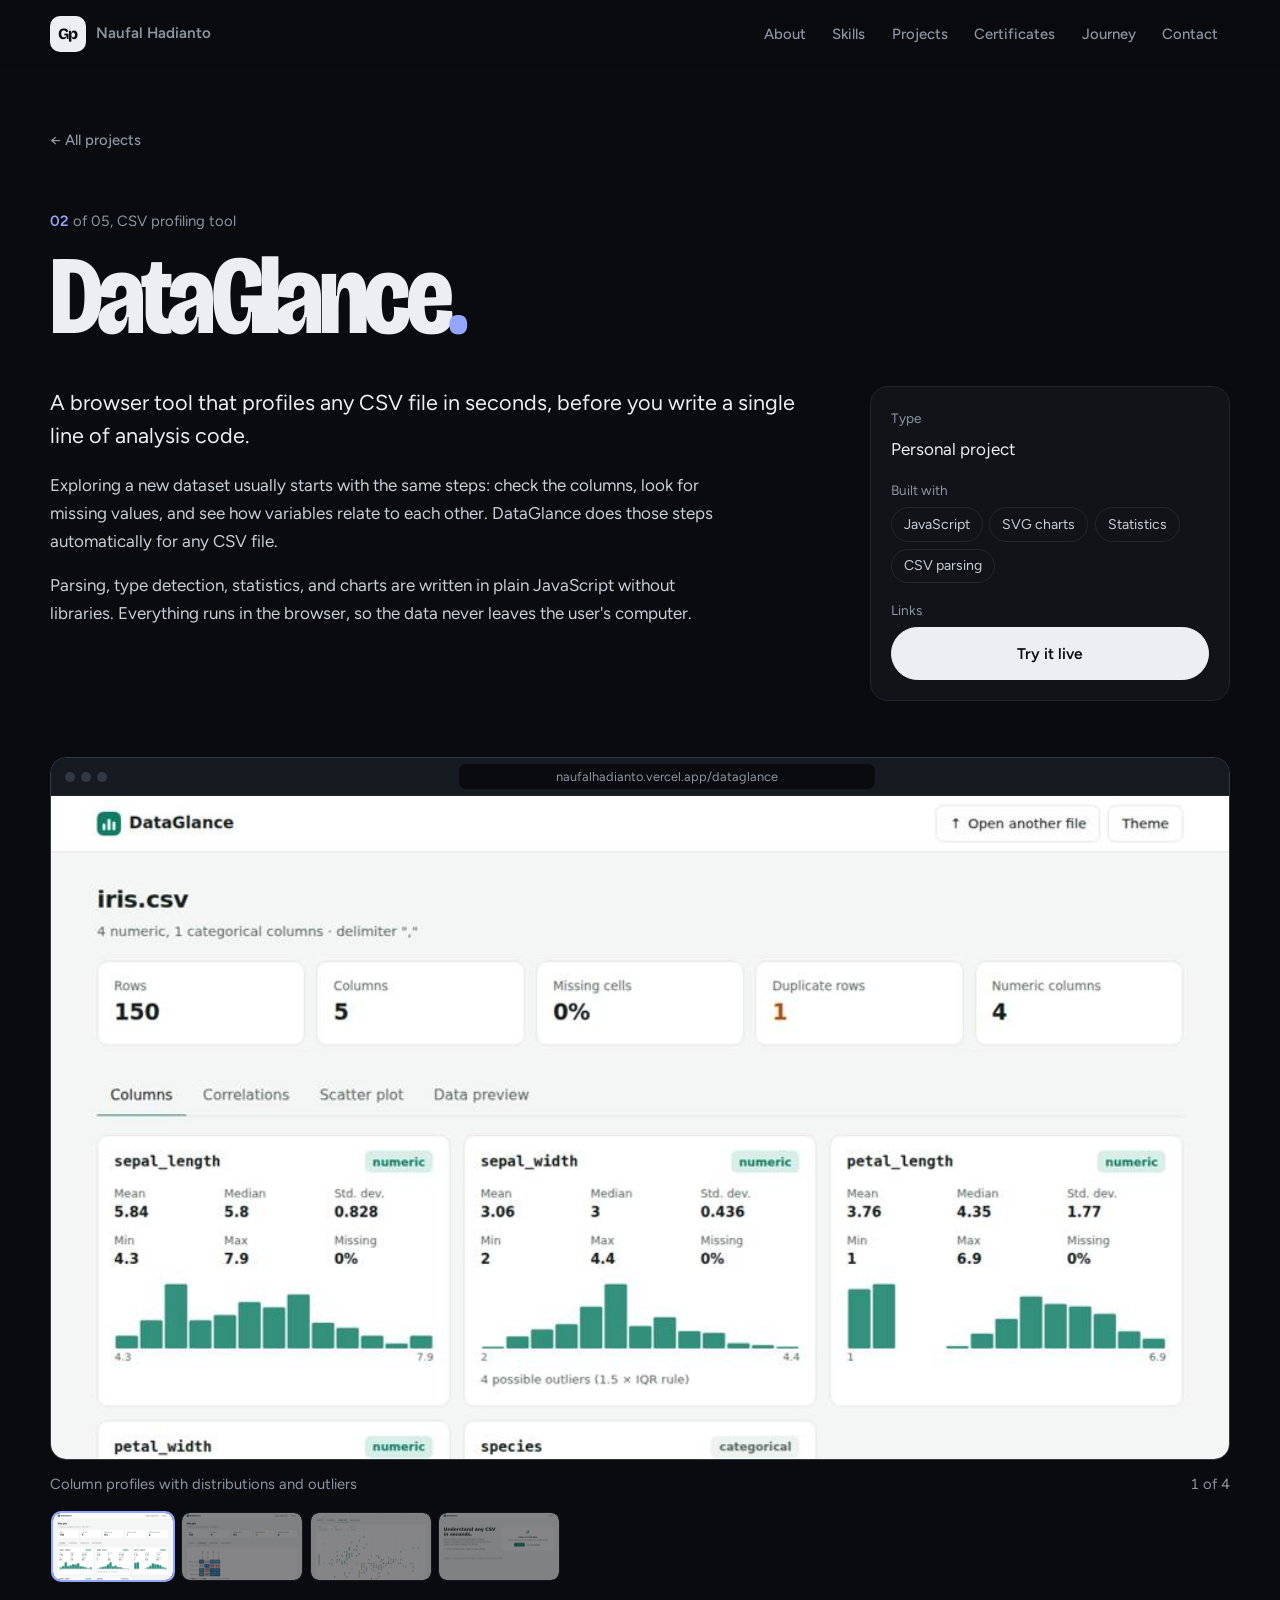
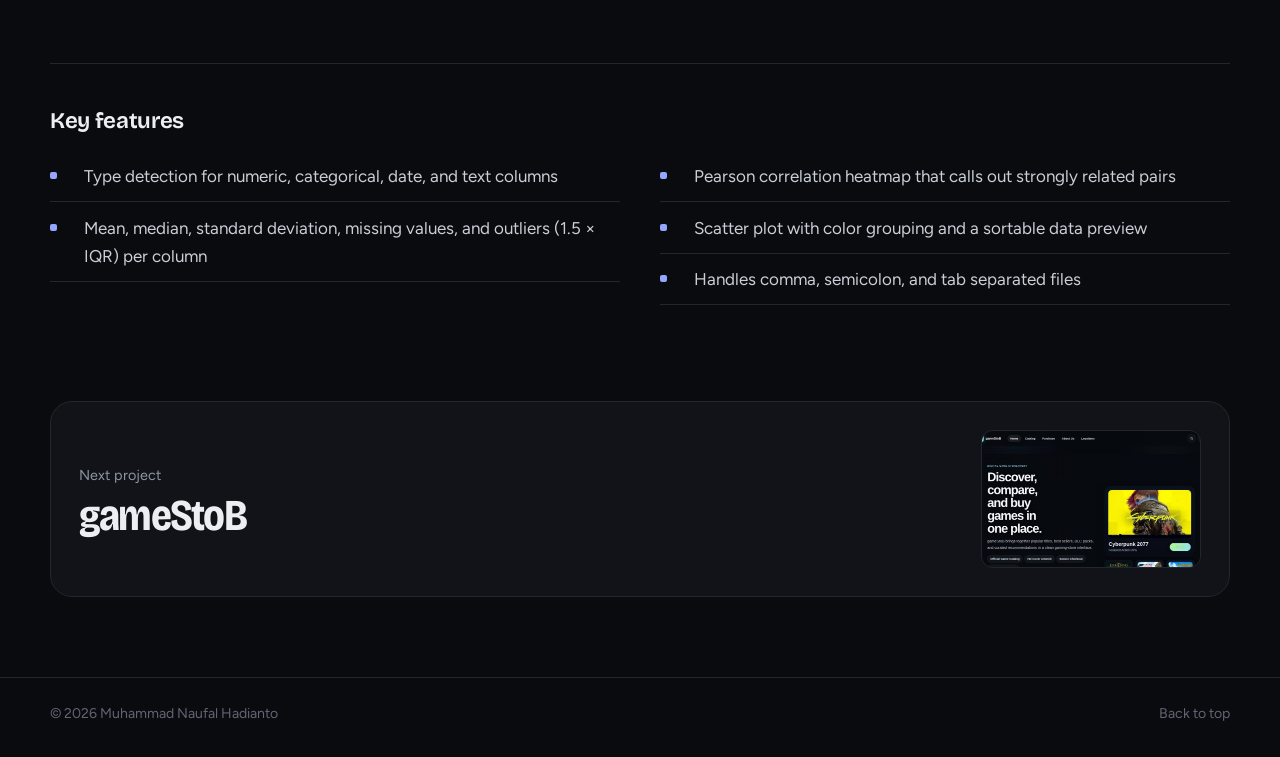
<file: projects/dataglance.html>
<!doctype html>
<html lang="en">
<head>
<meta charset="utf-8">
<meta name="viewport" content="width=device-width, initial-scale=1, viewport-fit=cover">
<title>DataGlance — Muhammad Naufal Hadianto</title>
<meta name="description" content="A browser tool that profiles any CSV file in seconds, before you write a single line of analysis code.">
<meta name="theme-color" content="#0A0B0E">
<meta property="og:type" content="website">
<meta property="og:title" content="DataGlance — Muhammad Naufal Hadianto">
<meta property="og:description" content="A browser tool that profiles any CSV file in seconds, before you write a single line of analysis code.">
<meta property="og:image" content="../assets/images/column-profiles-for-the-iris-dataset.jpg">
<link rel="icon" href="../favicon.svg" type="image/svg+xml">
<link rel="preconnect" href="https://fonts.googleapis.com">
<link rel="preconnect" href="https://fonts.gstatic.com" crossorigin>
<link href="https://fonts.googleapis.com/css2?family=Bricolage+Grotesque:opsz,wdth,wght@12..96,75..100,400..800&family=Figtree:wght@400;500;600&display=swap" rel="stylesheet">
<link rel="stylesheet" href="../assets/css/site.css">
</head>
<body>
<a class="skip" href="#main">Skip to content</a>
<header class="nav">
  <div class="wrap">
    <a class="logo" href="../" aria-label="Muhammad Naufal Hadianto, home"><b>Gp</b><span>Naufal Hadianto</span></a>
    <button class="menu-btn" type="button" aria-expanded="false" aria-controls="menu"><i aria-hidden="true"></i>Menu</button>
    <ul class="menu" id="menu"><li><a href="../#about">About</a></li><li><a href="../#skills">Skills</a></li><li><a href="../#projects">Projects</a></li><li><a href="../#certificates">Certificates</a></li><li><a href="../#journey">Journey</a></li><li><a href="../#contact">Contact</a></li></ul>
  </div>
</header>

<main id="main" class="detail wrap">
  <a class="back" href="../#projects">← All projects</a>
  <div class="d-head">
    <p class="d-index"><b>02</b> of 05, CSV profiling tool</p>
    <h1>DataGlance<span class="dot">.</span></h1>
  </div>
  <div class="d-intro">
    <div class="d-text"><p class="d-lead">A browser tool that profiles any CSV file in seconds, before you write a single line of analysis code.</p><p>Exploring a new dataset usually starts with the same steps: check the columns, look for missing values, and see how variables relate to each other. DataGlance does those steps automatically for any CSV file.</p><p>Parsing, type detection, statistics, and charts are written in plain JavaScript without libraries. Everything runs in the browser, so the data never leaves the user&#x27;s computer.</p></div>
    <dl class="facts">
      <div><dt>Type</dt><dd>Personal project</dd></div>
      <div><dt>Built with</dt><dd><ul class="chips"><li>JavaScript</li><li>SVG charts</li><li>Statistics</li><li>CSV parsing</li></ul></dd></div>
      <div><dt>Links</dt><dd><a class="btn primary" href="../dataglance/" target="_blank" rel="noopener">Try it live</a></dd></div>
    </dl>
  </div>

  <section class="viewer" data-url="naufalhadianto.vercel.app/dataglance" aria-label="DataGlance screenshots">
    <div class="frame"><div class="chrome"><span class="dots" aria-hidden="true"><i></i><i></i><i></i></span><span class="url"></span></div><button class="screen" type="button" aria-label="View screenshot full size"><img alt=""></button></div>
    <div class="v-foot"><span class="v-cap" aria-live="polite"></span><span class="v-count"></span></div>
    <div class="thumbs" role="group" aria-label="Choose a screenshot"><button type="button" data-cap="Column profiles with distributions and outliers"><img src="../assets/images/column-profiles-for-the-iris-dataset.jpg" alt="Column profiles for the Iris dataset"></button><button type="button" data-cap="Correlation heatmap with automatic insights"><img src="../assets/images/correlation-heatmap-for-numeric-columns.jpg" alt="Correlation heatmap for numeric columns"></button><button type="button" data-cap="Scatter plot grouped by category"><img src="../assets/images/scatter-plot-of-sepal-length-vs.jpg" alt="Scatter plot of sepal length against sepal width"></button><button type="button" data-cap="Drop in a CSV, or try the sample dataset"><img src="../assets/images/upload-screen-with-drag-and-drop.jpg" alt="Upload screen with drag and drop"></button></div>
  </section>

  <section class="d-features"><h2>Key features</h2><ul class="features"><li>Type detection for numeric, categorical, date, and text columns</li><li>Mean, median, standard deviation, missing values, and outliers (1.5 × IQR) per column</li><li>Pearson correlation heatmap that calls out strongly related pairs</li><li>Scatter plot with color grouping and a sortable data preview</li><li>Handles comma, semicolon, and tab separated files</li></ul></section>

  <a class="next" href="gamestob.html">
    <span><small>Next project</small><b>gameStoB</b></span>
    <span class="thumb"><img src="../assets/images/gamestob-home-page-with-featured-game.jpg" alt="" loading="lazy"></span>
  </a>
</main>
<footer>
  <div class="wrap"><span>© <span data-year>2026</span> Muhammad Naufal Hadianto</span><a href="#main">Back to top</a></div>
</footer>
<dialog class="lightbox" aria-label="Full-size image">
  <img class="lb-img" alt="">
  <div class="lb-bar"><span class="lb-cap"></span><button class="lb-close" type="button">Close</button></div>
</dialog>
<script src="../assets/js/config.js"></script>
<script src="../assets/js/site.js"></script>
</body>
</html>
</file>
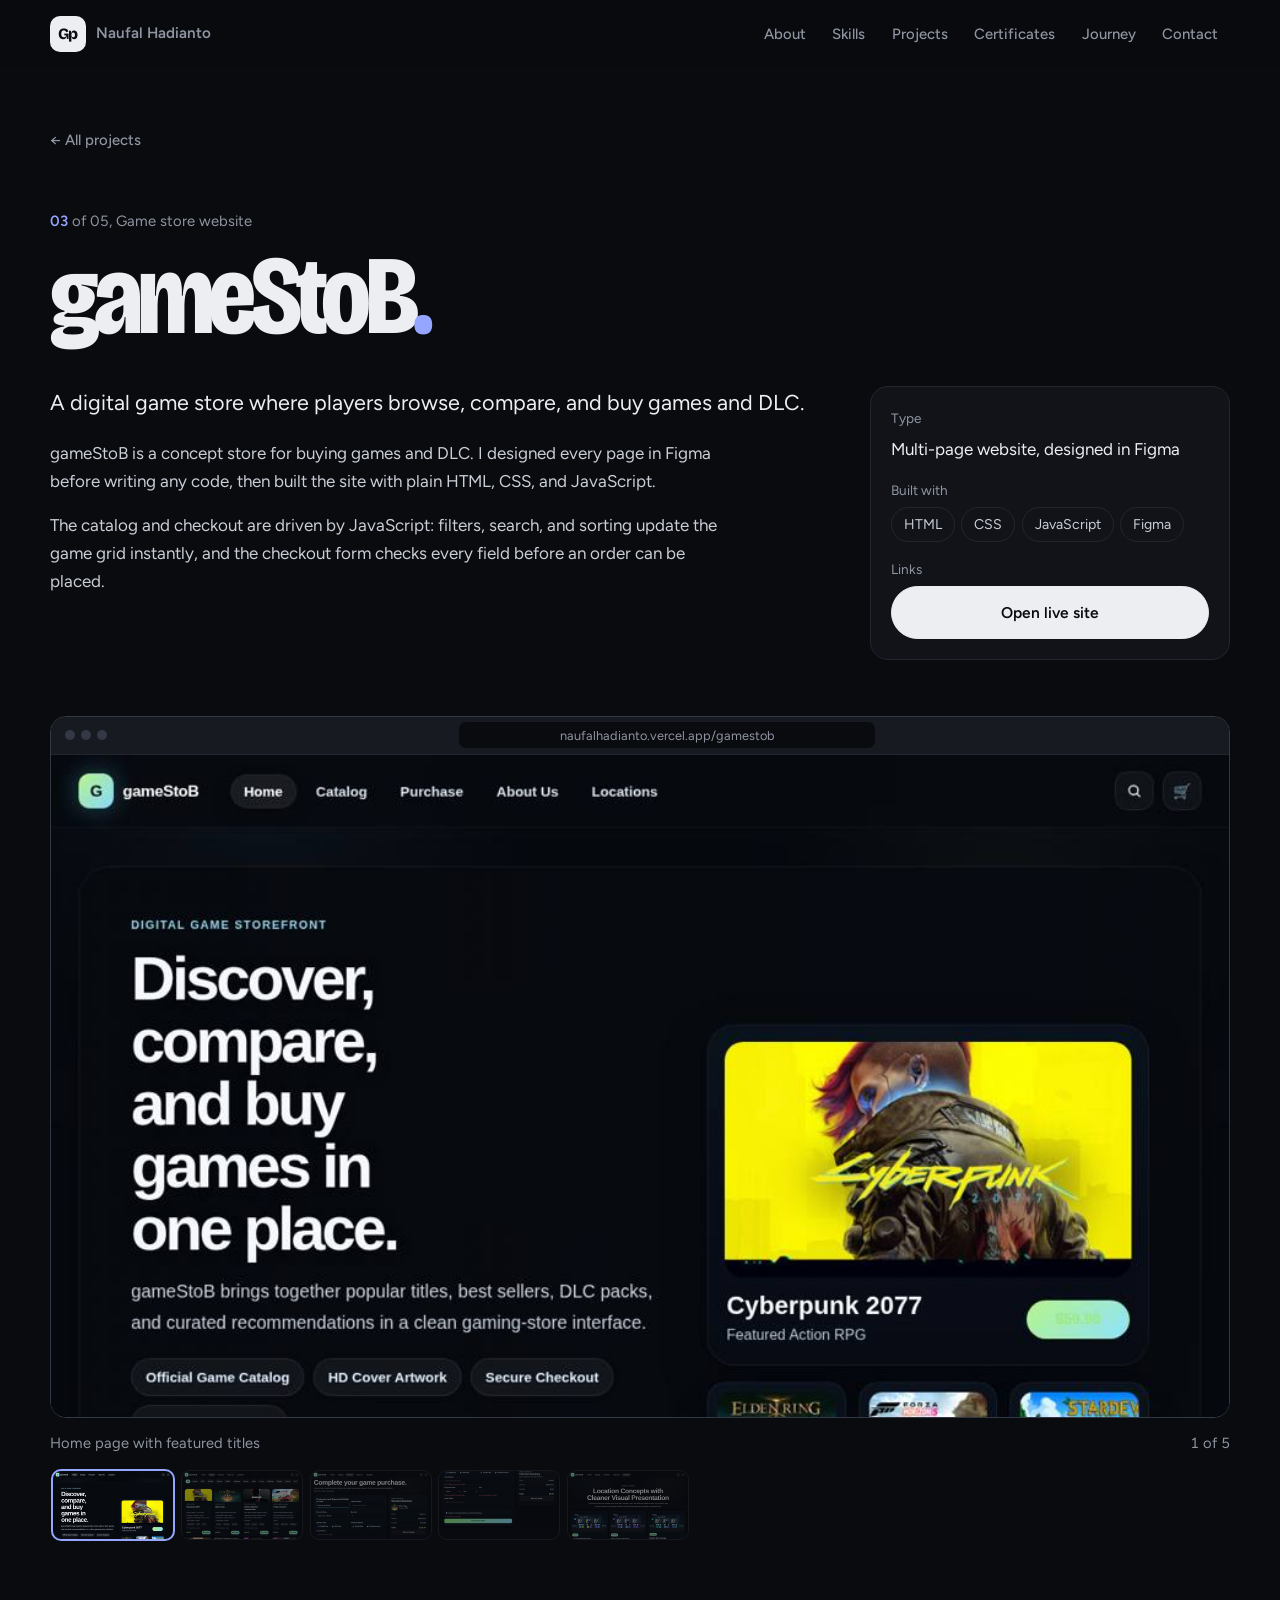
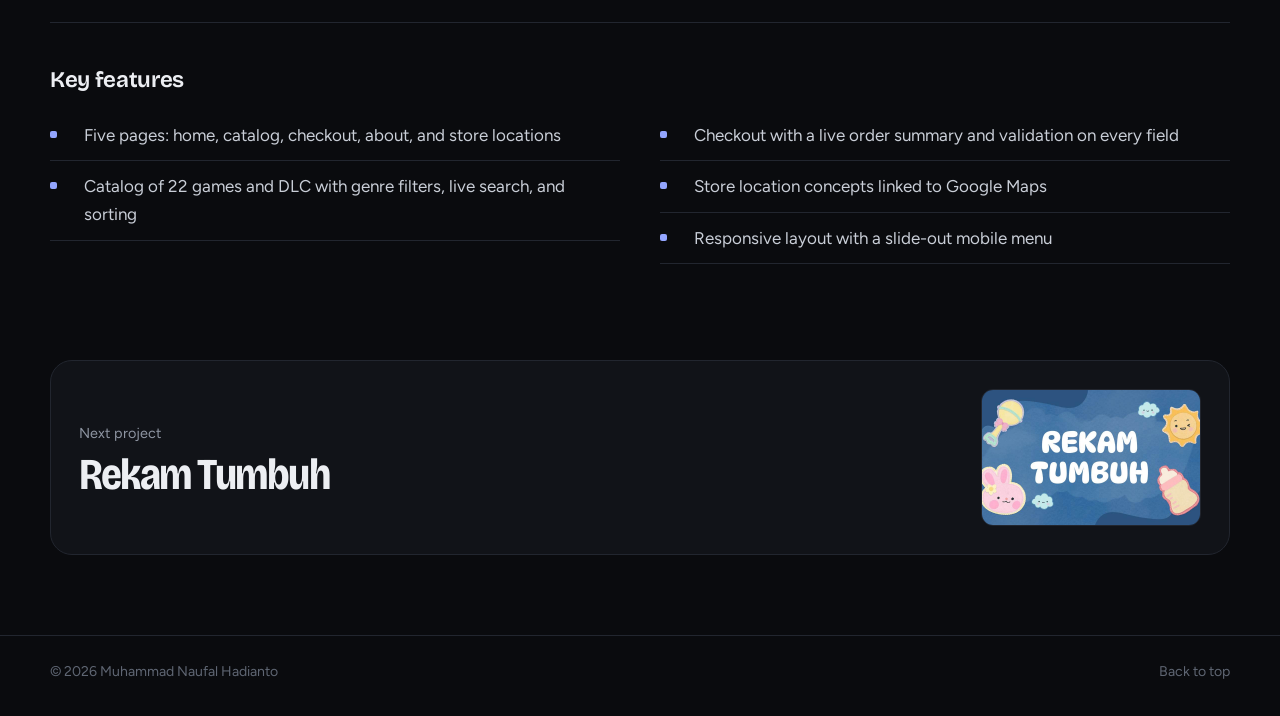
<file: projects/gamestob.html>
<!doctype html>
<html lang="en">
<head>
<meta charset="utf-8">
<meta name="viewport" content="width=device-width, initial-scale=1, viewport-fit=cover">
<title>gameStoB — Muhammad Naufal Hadianto</title>
<meta name="description" content="A digital game store where players browse, compare, and buy games and DLC.">
<meta name="theme-color" content="#0A0B0E">
<meta property="og:type" content="website">
<meta property="og:title" content="gameStoB — Muhammad Naufal Hadianto">
<meta property="og:description" content="A digital game store where players browse, compare, and buy games and DLC.">
<meta property="og:image" content="../assets/images/column-profiles-for-the-iris-dataset.jpg">
<link rel="icon" href="../favicon.svg" type="image/svg+xml">
<link rel="preconnect" href="https://fonts.googleapis.com">
<link rel="preconnect" href="https://fonts.gstatic.com" crossorigin>
<link href="https://fonts.googleapis.com/css2?family=Bricolage+Grotesque:opsz,wdth,wght@12..96,75..100,400..800&family=Figtree:wght@400;500;600&display=swap" rel="stylesheet">
<link rel="stylesheet" href="../assets/css/site.css">
</head>
<body>
<a class="skip" href="#main">Skip to content</a>
<header class="nav">
  <div class="wrap">
    <a class="logo" href="../" aria-label="Muhammad Naufal Hadianto, home"><b>Gp</b><span>Naufal Hadianto</span></a>
    <button class="menu-btn" type="button" aria-expanded="false" aria-controls="menu"><i aria-hidden="true"></i>Menu</button>
    <ul class="menu" id="menu"><li><a href="../#about">About</a></li><li><a href="../#skills">Skills</a></li><li><a href="../#projects">Projects</a></li><li><a href="../#certificates">Certificates</a></li><li><a href="../#journey">Journey</a></li><li><a href="../#contact">Contact</a></li></ul>
  </div>
</header>

<main id="main" class="detail wrap">
  <a class="back" href="../#projects">← All projects</a>
  <div class="d-head">
    <p class="d-index"><b>03</b> of 05, Game store website</p>
    <h1>gameStoB<span class="dot">.</span></h1>
  </div>
  <div class="d-intro">
    <div class="d-text"><p class="d-lead">A digital game store where players browse, compare, and buy games and DLC.</p><p>gameStoB is a concept store for buying games and DLC. I designed every page in Figma before writing any code, then built the site with plain HTML, CSS, and JavaScript.</p><p>The catalog and checkout are driven by JavaScript: filters, search, and sorting update the game grid instantly, and the checkout form checks every field before an order can be placed.</p></div>
    <dl class="facts">
      <div><dt>Type</dt><dd>Multi-page website, designed in Figma</dd></div>
      <div><dt>Built with</dt><dd><ul class="chips"><li>HTML</li><li>CSS</li><li>JavaScript</li><li>Figma</li></ul></dd></div>
      <div><dt>Links</dt><dd><a class="btn primary" href="../gamestob/" target="_blank" rel="noopener">Open live site</a></dd></div>
    </dl>
  </div>

  <section class="viewer" data-url="naufalhadianto.vercel.app/gamestob" aria-label="gameStoB screenshots">
    <div class="frame"><div class="chrome"><span class="dots" aria-hidden="true"><i></i><i></i><i></i></span><span class="url"></span></div><button class="screen" type="button" aria-label="View screenshot full size"><img alt=""></button></div>
    <div class="v-foot"><span class="v-cap" aria-live="polite"></span><span class="v-count"></span></div>
    <div class="thumbs" role="group" aria-label="Choose a screenshot"><button type="button" data-cap="Home page with featured titles"><img src="../assets/images/gamestob-home-page-with-featured-game.jpg" alt="gameStoB home page"></button><button type="button" data-cap="Catalog with genre filters, search, and sorting"><img src="../assets/images/catalog-with-genre-filters-and-game.jpg" alt="Game catalog with genre filters"></button><button type="button" data-cap="Checkout with a live order summary"><img src="../assets/images/checkout-form-with-live-order-summary.jpg" alt="Checkout form with order summary"></button><button type="button" data-cap="Validation for card number, expiry date, CVV, and terms"><img src="../assets/images/checkout-form-showing-validation-errors.jpg" alt="Checkout form showing validation messages"></button><button type="button" data-cap="Store locations linked to Google Maps"><img src="../assets/images/store-location-cards.jpg" alt="Store location cards"></button></div>
  </section>

  <section class="d-features"><h2>Key features</h2><ul class="features"><li>Five pages: home, catalog, checkout, about, and store locations</li><li>Catalog of 22 games and DLC with genre filters, live search, and sorting</li><li>Checkout with a live order summary and validation on every field</li><li>Store location concepts linked to Google Maps</li><li>Responsive layout with a slide-out mobile menu</li></ul></section>

  <a class="next" href="rekam-tumbuh.html">
    <span><small>Next project</small><b>Rekam Tumbuh</b></span>
    <span class="thumb"><img src="../assets/images/rekam-tumbuh-title-slide.jpg" alt="" loading="lazy"></span>
  </a>
</main>
<footer>
  <div class="wrap"><span>© <span data-year>2026</span> Muhammad Naufal Hadianto</span><a href="#main">Back to top</a></div>
</footer>
<dialog class="lightbox" aria-label="Full-size image">
  <img class="lb-img" alt="">
  <div class="lb-bar"><span class="lb-cap"></span><button class="lb-close" type="button">Close</button></div>
</dialog>
<script src="../assets/js/config.js"></script>
<script src="../assets/js/site.js"></script>
</body>
</html>
</file>
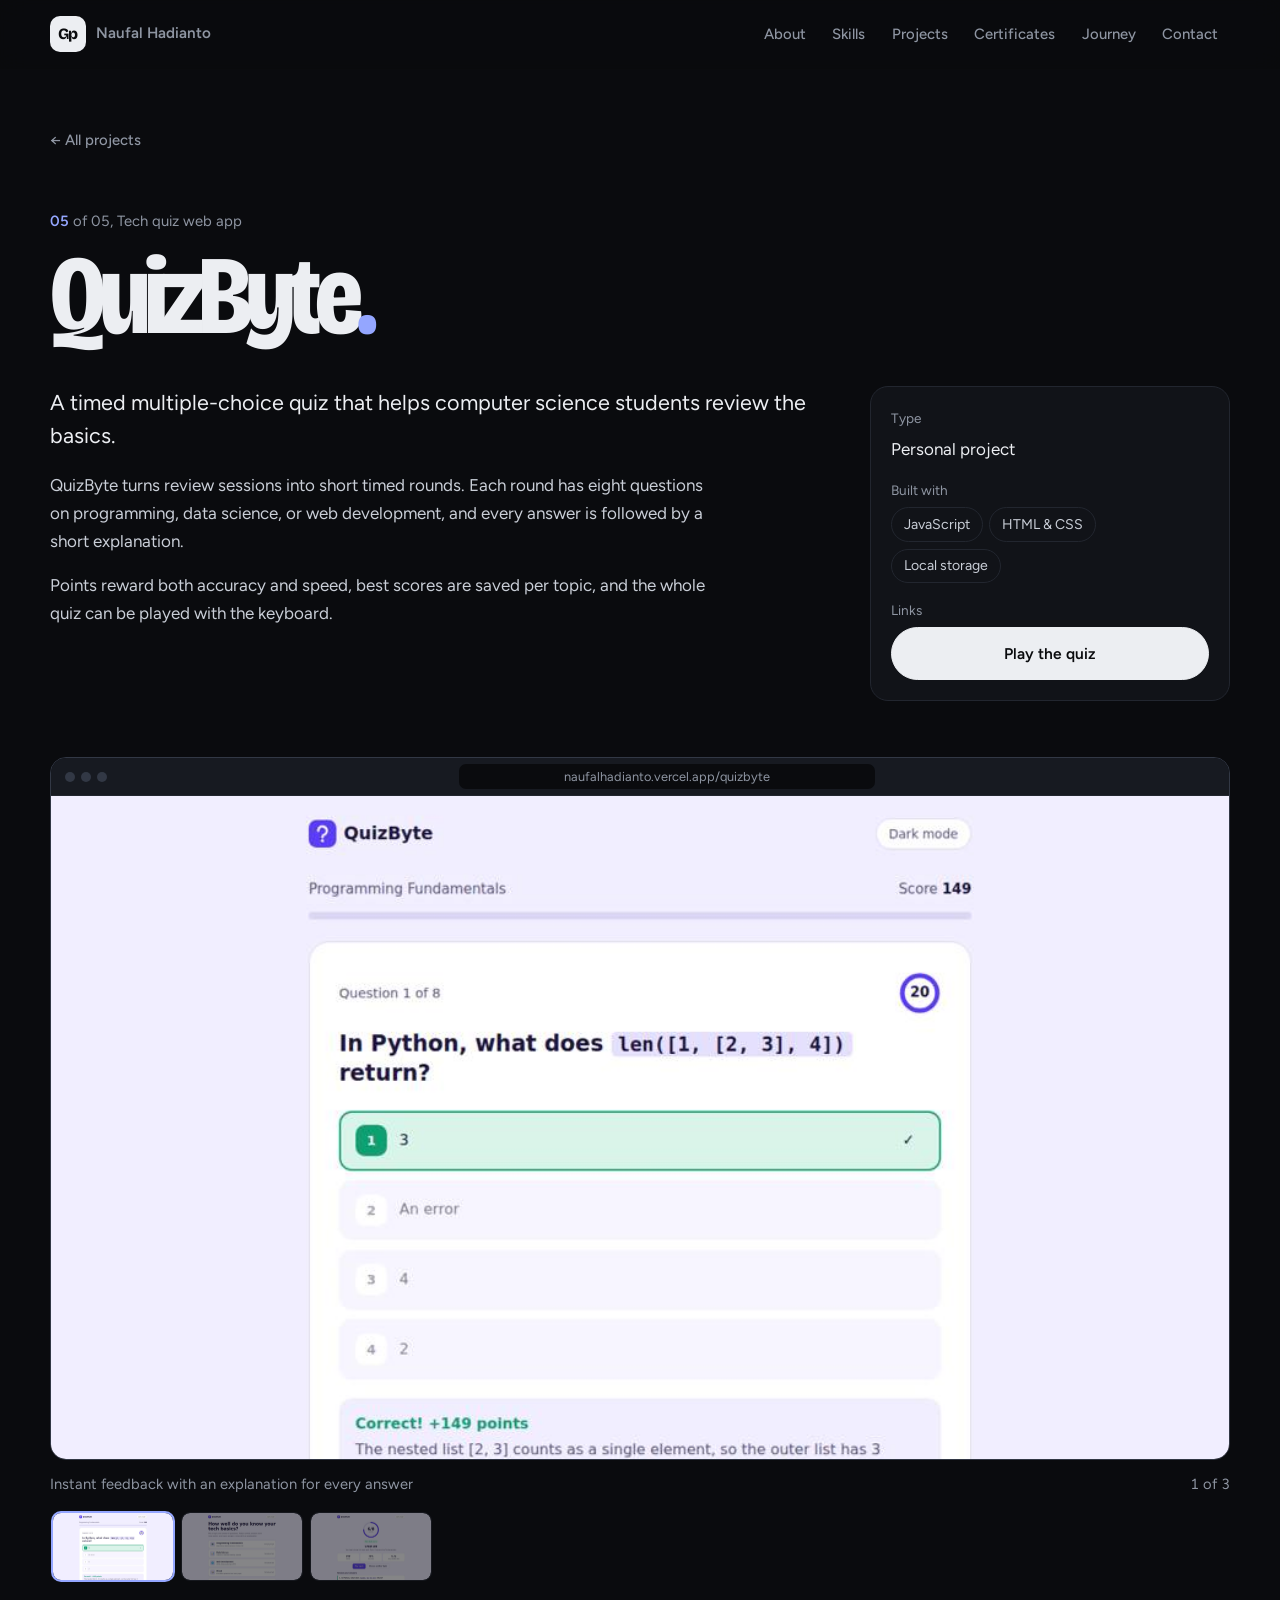
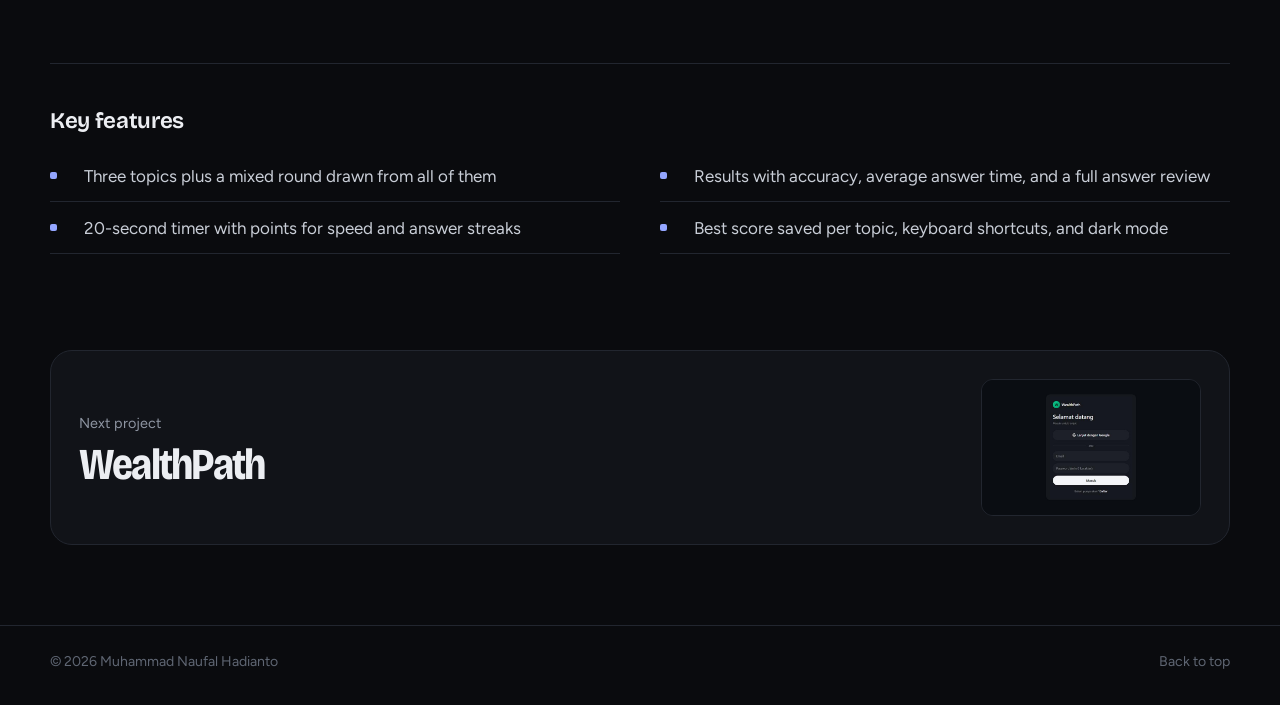
<file: projects/quizbyte.html>
<!doctype html>
<html lang="en">
<head>
<meta charset="utf-8">
<meta name="viewport" content="width=device-width, initial-scale=1, viewport-fit=cover">
<title>QuizByte — Muhammad Naufal Hadianto</title>
<meta name="description" content="A timed multiple-choice quiz that helps computer science students review the basics.">
<meta name="theme-color" content="#0A0B0E">
<meta property="og:type" content="website">
<meta property="og:title" content="QuizByte — Muhammad Naufal Hadianto">
<meta property="og:description" content="A timed multiple-choice quiz that helps computer science students review the basics.">
<meta property="og:image" content="../assets/images/column-profiles-for-the-iris-dataset.jpg">
<link rel="icon" href="../favicon.svg" type="image/svg+xml">
<link rel="preconnect" href="https://fonts.googleapis.com">
<link rel="preconnect" href="https://fonts.gstatic.com" crossorigin>
<link href="https://fonts.googleapis.com/css2?family=Bricolage+Grotesque:opsz,wdth,wght@12..96,75..100,400..800&family=Figtree:wght@400;500;600&display=swap" rel="stylesheet">
<link rel="stylesheet" href="../assets/css/site.css">
</head>
<body>
<a class="skip" href="#main">Skip to content</a>
<header class="nav">
  <div class="wrap">
    <a class="logo" href="../" aria-label="Muhammad Naufal Hadianto, home"><b>Gp</b><span>Naufal Hadianto</span></a>
    <button class="menu-btn" type="button" aria-expanded="false" aria-controls="menu"><i aria-hidden="true"></i>Menu</button>
    <ul class="menu" id="menu"><li><a href="../#about">About</a></li><li><a href="../#skills">Skills</a></li><li><a href="../#projects">Projects</a></li><li><a href="../#certificates">Certificates</a></li><li><a href="../#journey">Journey</a></li><li><a href="../#contact">Contact</a></li></ul>
  </div>
</header>

<main id="main" class="detail wrap">
  <a class="back" href="../#projects">← All projects</a>
  <div class="d-head">
    <p class="d-index"><b>05</b> of 05, Tech quiz web app</p>
    <h1>QuizByte<span class="dot">.</span></h1>
  </div>
  <div class="d-intro">
    <div class="d-text"><p class="d-lead">A timed multiple-choice quiz that helps computer science students review the basics.</p><p>QuizByte turns review sessions into short timed rounds. Each round has eight questions on programming, data science, or web development, and every answer is followed by a short explanation.</p><p>Points reward both accuracy and speed, best scores are saved per topic, and the whole quiz can be played with the keyboard.</p></div>
    <dl class="facts">
      <div><dt>Type</dt><dd>Personal project</dd></div>
      <div><dt>Built with</dt><dd><ul class="chips"><li>JavaScript</li><li>HTML &amp; CSS</li><li>Local storage</li></ul></dd></div>
      <div><dt>Links</dt><dd><a class="btn primary" href="../quizbyte/" target="_blank" rel="noopener">Play the quiz</a></dd></div>
    </dl>
  </div>

  <section class="viewer" data-url="naufalhadianto.vercel.app/quizbyte" aria-label="QuizByte screenshots">
    <div class="frame"><div class="chrome"><span class="dots" aria-hidden="true"><i></i><i></i><i></i></span><span class="url"></span></div><button class="screen" type="button" aria-label="View screenshot full size"><img alt=""></button></div>
    <div class="v-foot"><span class="v-cap" aria-live="polite"></span><span class="v-count"></span></div>
    <div class="thumbs" role="group" aria-label="Choose a screenshot"><button type="button" data-cap="Instant feedback with an explanation for every answer"><img src="../assets/images/question-with-the-correct-answer-highlighted.jpg" alt="Question with the correct answer highlighted"></button><button type="button" data-cap="Choose a topic"><img src="../assets/images/topic-selection-screen.jpg" alt="Topic selection screen"></button><button type="button" data-cap="Results with accuracy, answer time, and a full review"><img src="../assets/images/results-screen-with-score-accuracy-and.jpg" alt="Results screen"></button></div>
  </section>

  <section class="d-features"><h2>Key features</h2><ul class="features"><li>Three topics plus a mixed round drawn from all of them</li><li>20-second timer with points for speed and answer streaks</li><li>Results with accuracy, average answer time, and a full answer review</li><li>Best score saved per topic, keyboard shortcuts, and dark mode</li></ul></section>

  <a class="next" href="wealthpath.html">
    <span><small>Next project</small><b>WealthPath</b></span>
    <span class="thumb"><img src="../assets/images/wealthpath-sign-in-screen-with-google.jpg" alt="" loading="lazy"></span>
  </a>
</main>
<footer>
  <div class="wrap"><span>© <span data-year>2026</span> Muhammad Naufal Hadianto</span><a href="#main">Back to top</a></div>
</footer>
<dialog class="lightbox" aria-label="Full-size image">
  <img class="lb-img" alt="">
  <div class="lb-bar"><span class="lb-cap"></span><button class="lb-close" type="button">Close</button></div>
</dialog>
<script src="../assets/js/config.js"></script>
<script src="../assets/js/site.js"></script>
</body>
</html>
</file>
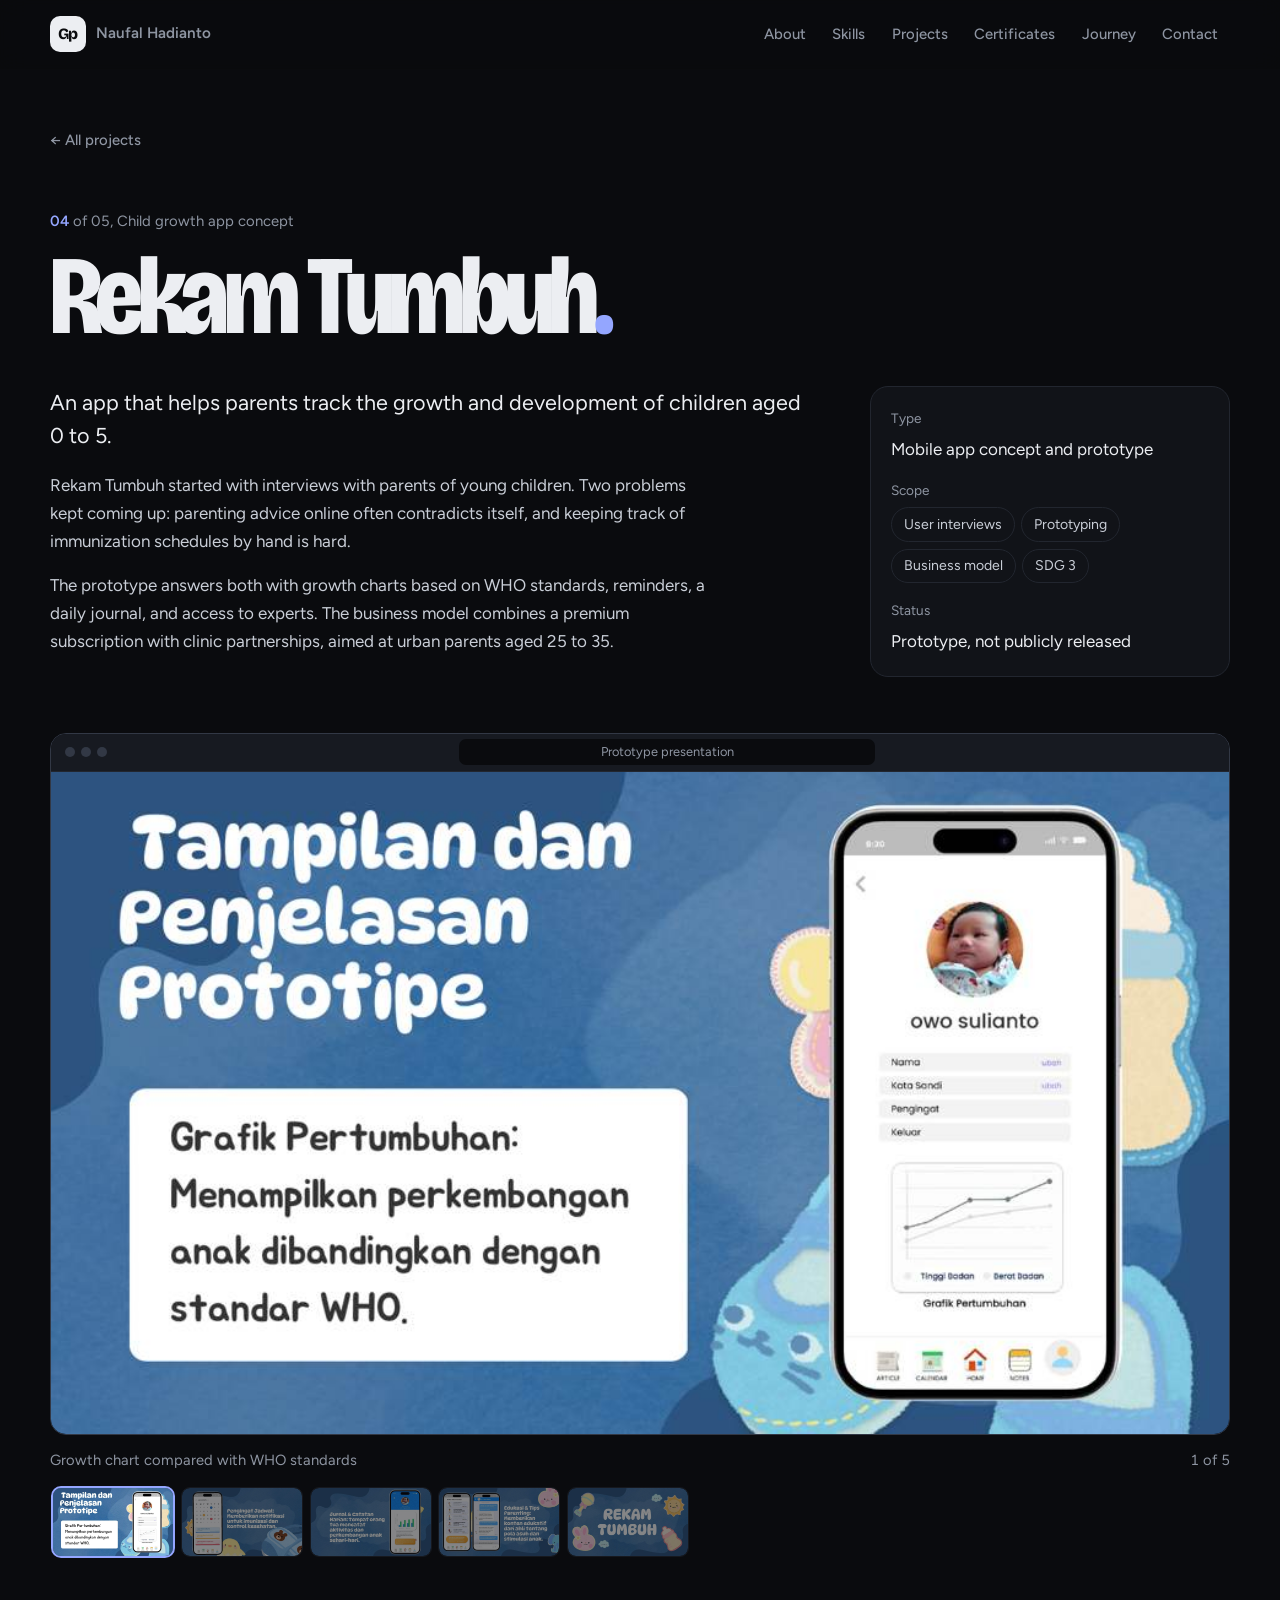
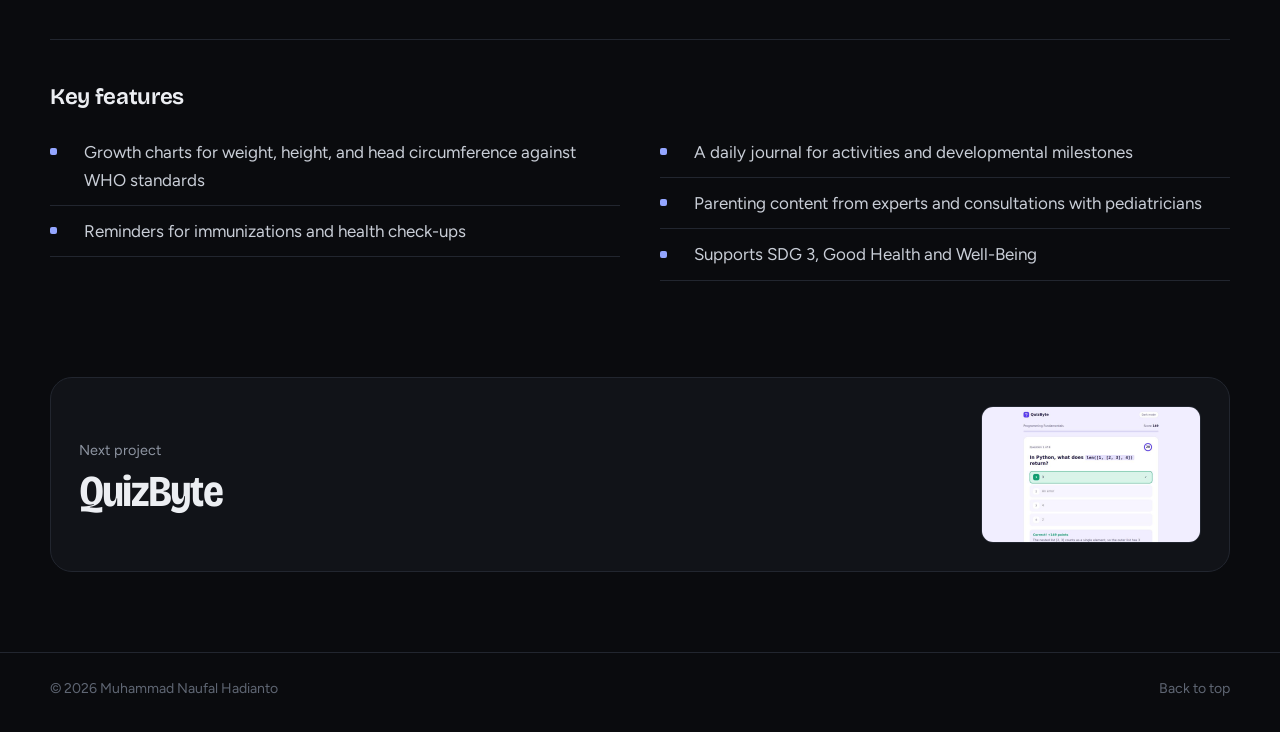
<file: projects/rekam-tumbuh.html>
<!doctype html>
<html lang="en">
<head>
<meta charset="utf-8">
<meta name="viewport" content="width=device-width, initial-scale=1, viewport-fit=cover">
<title>Rekam Tumbuh — Muhammad Naufal Hadianto</title>
<meta name="description" content="An app that helps parents track the growth and development of children aged 0 to 5.">
<meta name="theme-color" content="#0A0B0E">
<meta property="og:type" content="website">
<meta property="og:title" content="Rekam Tumbuh — Muhammad Naufal Hadianto">
<meta property="og:description" content="An app that helps parents track the growth and development of children aged 0 to 5.">
<meta property="og:image" content="../assets/images/column-profiles-for-the-iris-dataset.jpg">
<link rel="icon" href="../favicon.svg" type="image/svg+xml">
<link rel="preconnect" href="https://fonts.googleapis.com">
<link rel="preconnect" href="https://fonts.gstatic.com" crossorigin>
<link href="https://fonts.googleapis.com/css2?family=Bricolage+Grotesque:opsz,wdth,wght@12..96,75..100,400..800&family=Figtree:wght@400;500;600&display=swap" rel="stylesheet">
<link rel="stylesheet" href="../assets/css/site.css">
</head>
<body>
<a class="skip" href="#main">Skip to content</a>
<header class="nav">
  <div class="wrap">
    <a class="logo" href="../" aria-label="Muhammad Naufal Hadianto, home"><b>Gp</b><span>Naufal Hadianto</span></a>
    <button class="menu-btn" type="button" aria-expanded="false" aria-controls="menu"><i aria-hidden="true"></i>Menu</button>
    <ul class="menu" id="menu"><li><a href="../#about">About</a></li><li><a href="../#skills">Skills</a></li><li><a href="../#projects">Projects</a></li><li><a href="../#certificates">Certificates</a></li><li><a href="../#journey">Journey</a></li><li><a href="../#contact">Contact</a></li></ul>
  </div>
</header>

<main id="main" class="detail wrap">
  <a class="back" href="../#projects">← All projects</a>
  <div class="d-head">
    <p class="d-index"><b>04</b> of 05, Child growth app concept</p>
    <h1>Rekam Tumbuh<span class="dot">.</span></h1>
  </div>
  <div class="d-intro">
    <div class="d-text"><p class="d-lead">An app that helps parents track the growth and development of children aged 0 to 5.</p><p>Rekam Tumbuh started with interviews with parents of young children. Two problems kept coming up: parenting advice online often contradicts itself, and keeping track of immunization schedules by hand is hard.</p><p>The prototype answers both with growth charts based on WHO standards, reminders, a daily journal, and access to experts. The business model combines a premium subscription with clinic partnerships, aimed at urban parents aged 25 to 35.</p></div>
    <dl class="facts">
      <div><dt>Type</dt><dd>Mobile app concept and prototype</dd></div>
      <div><dt>Scope</dt><dd><ul class="chips"><li>User interviews</li><li>Prototyping</li><li>Business model</li><li>SDG 3</li></ul></dd></div>
      <div><dt>Status</dt><dd>Prototype, not publicly released</dd></div>
    </dl>
  </div>

  <section class="viewer" data-url="Prototype presentation" aria-label="Rekam Tumbuh screenshots">
    <div class="frame"><div class="chrome"><span class="dots" aria-hidden="true"><i></i><i></i><i></i></span><span class="url"></span></div><button class="screen" type="button" aria-label="View screenshot full size"><img alt=""></button></div>
    <div class="v-foot"><span class="v-cap" aria-live="polite"></span><span class="v-count"></span></div>
    <div class="thumbs" role="group" aria-label="Choose a screenshot"><button type="button" data-cap="Growth chart compared with WHO standards"><img src="../assets/images/child-profile-screen-with-a-growth.jpg" alt="Child profile screen with a growth chart"></button><button type="button" data-cap="Immunization and check-up reminders"><img src="../assets/images/calendar-screen-with-immunization-reminders.jpg" alt="Calendar screen with reminders"></button><button type="button" data-cap="Daily journal for activities and milestones"><img src="../assets/images/daily-journal-screen-with-a-bar.jpg" alt="Daily journal screen"></button><button type="button" data-cap="Expert tips and doctor consultations"><img src="../assets/images/doctor-list-and-consultation-chat-screens.jpg" alt="Doctor list and consultation chat"></button><button type="button" data-cap="Rekam Tumbuh"><img src="../assets/images/rekam-tumbuh-title-slide.jpg" alt="Rekam Tumbuh title slide"></button></div>
  </section>

  <section class="d-features"><h2>Key features</h2><ul class="features"><li>Growth charts for weight, height, and head circumference against WHO standards</li><li>Reminders for immunizations and health check-ups</li><li>A daily journal for activities and developmental milestones</li><li>Parenting content from experts and consultations with pediatricians</li><li>Supports SDG 3, Good Health and Well-Being</li></ul></section>

  <a class="next" href="quizbyte.html">
    <span><small>Next project</small><b>QuizByte</b></span>
    <span class="thumb"><img src="../assets/images/question-with-the-correct-answer-highlighted.jpg" alt="" loading="lazy"></span>
  </a>
</main>
<footer>
  <div class="wrap"><span>© <span data-year>2026</span> Muhammad Naufal Hadianto</span><a href="#main">Back to top</a></div>
</footer>
<dialog class="lightbox" aria-label="Full-size image">
  <img class="lb-img" alt="">
  <div class="lb-bar"><span class="lb-cap"></span><button class="lb-close" type="button">Close</button></div>
</dialog>
<script src="../assets/js/config.js"></script>
<script src="../assets/js/site.js"></script>
</body>
</html>
</file>
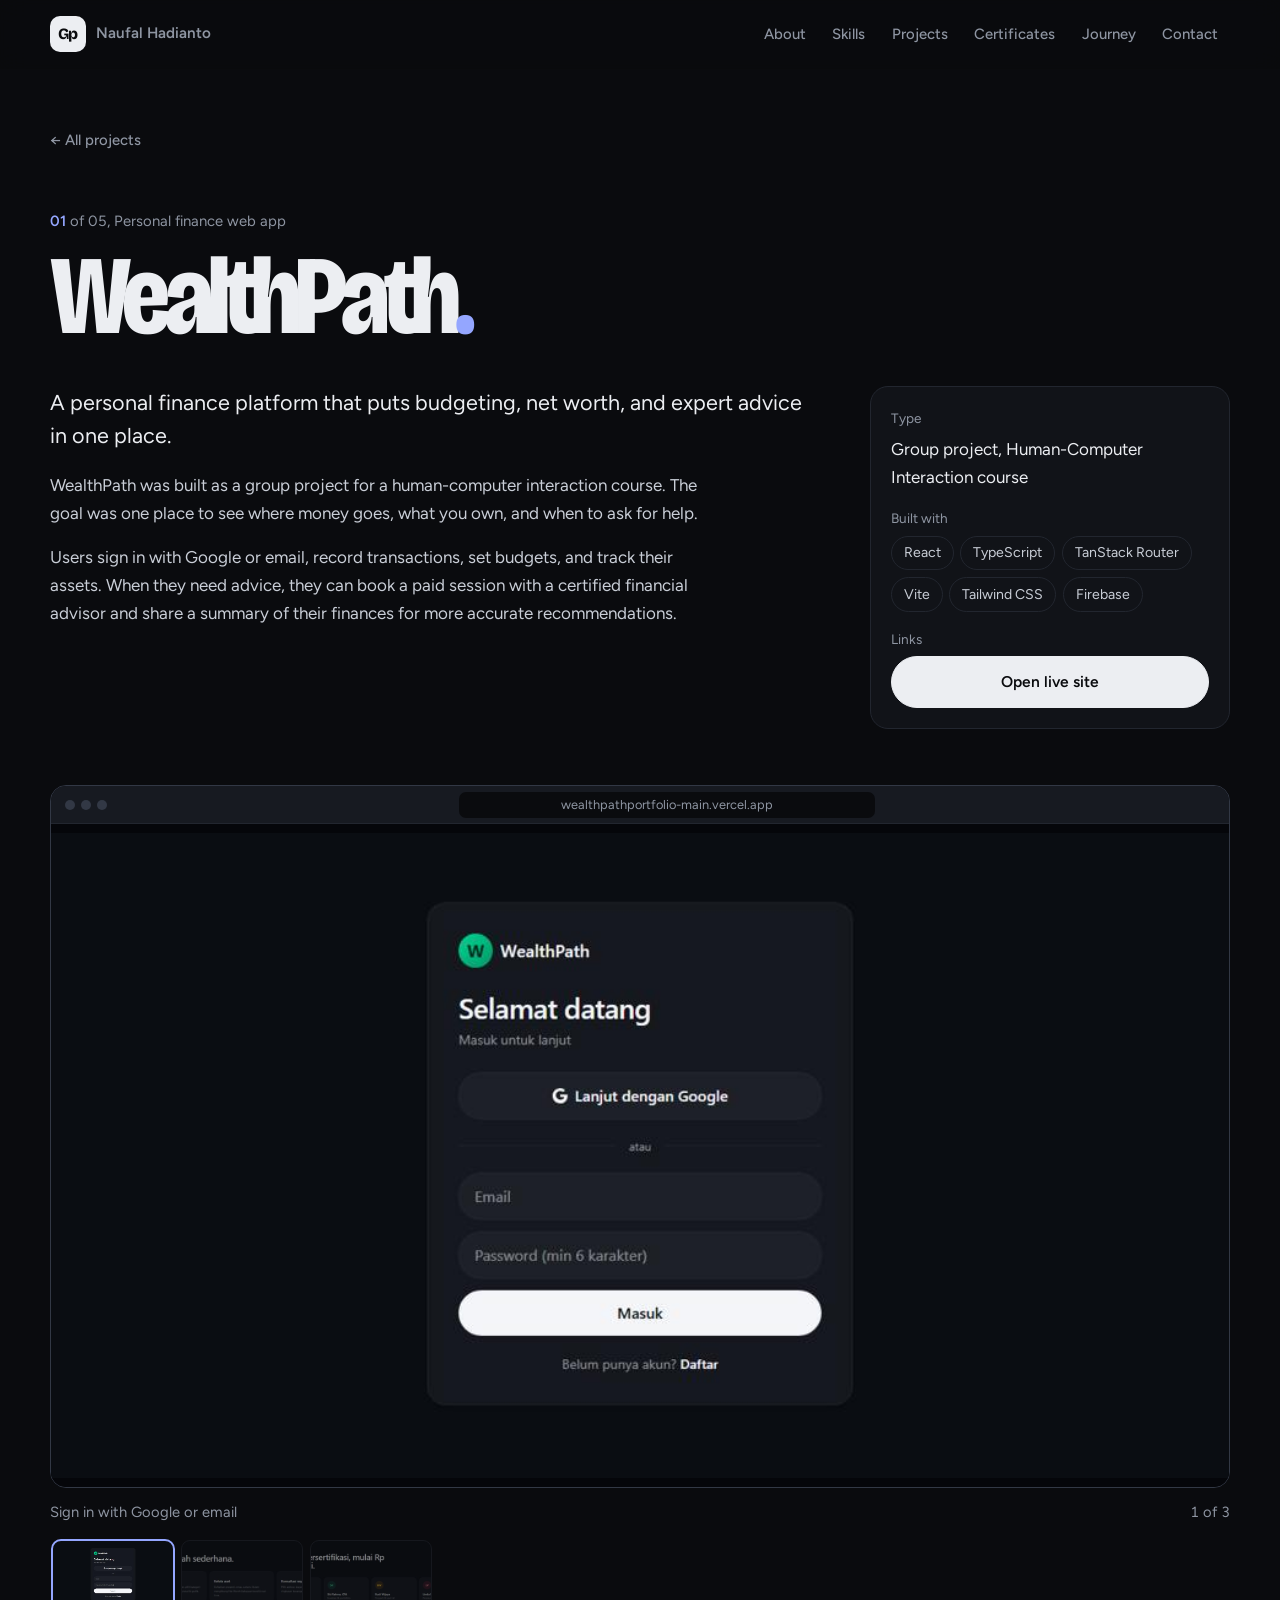
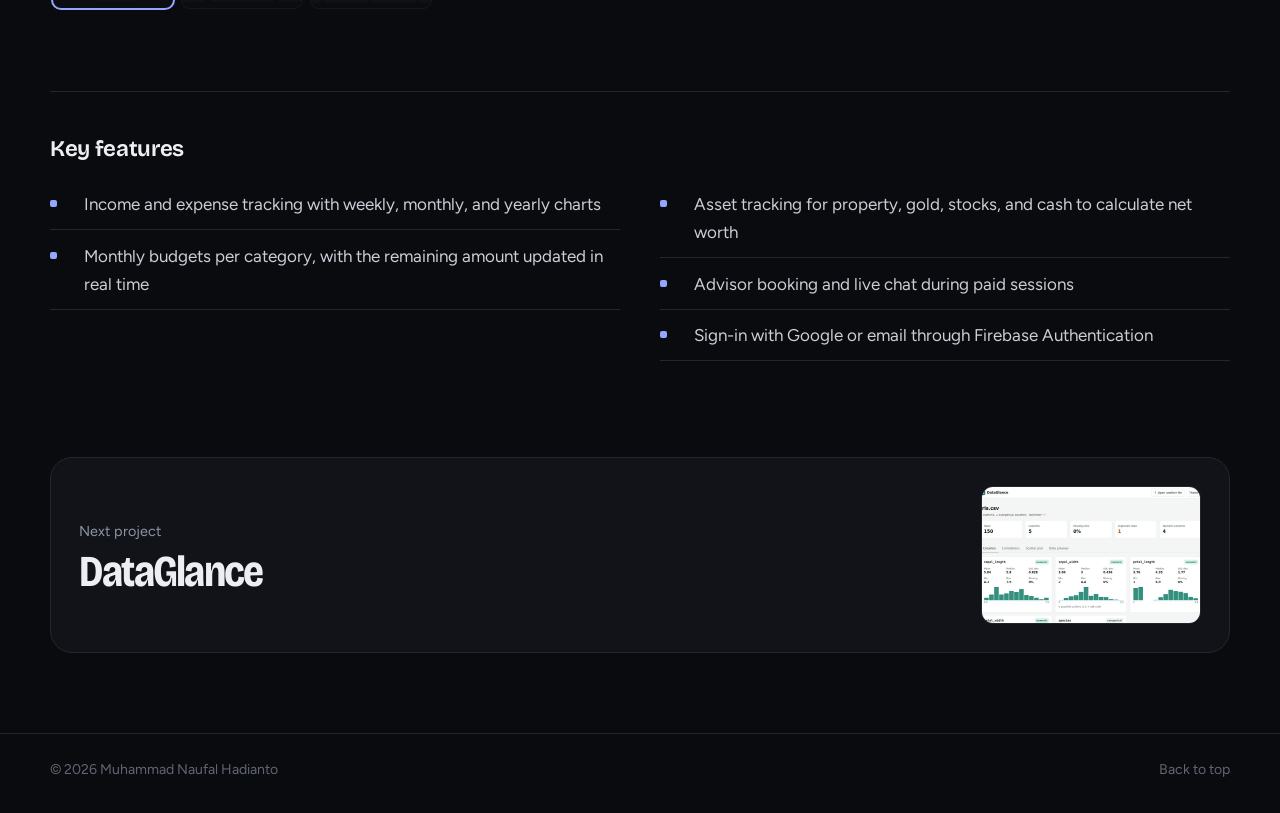
<file: projects/wealthpath.html>
<!doctype html>
<html lang="en">
<head>
<meta charset="utf-8">
<meta name="viewport" content="width=device-width, initial-scale=1, viewport-fit=cover">
<title>WealthPath — Muhammad Naufal Hadianto</title>
<meta name="description" content="A personal finance platform that puts budgeting, net worth, and expert advice in one place.">
<meta name="theme-color" content="#0A0B0E">
<meta property="og:type" content="website">
<meta property="og:title" content="WealthPath — Muhammad Naufal Hadianto">
<meta property="og:description" content="A personal finance platform that puts budgeting, net worth, and expert advice in one place.">
<meta property="og:image" content="../assets/images/column-profiles-for-the-iris-dataset.jpg">
<link rel="icon" href="../favicon.svg" type="image/svg+xml">
<link rel="preconnect" href="https://fonts.googleapis.com">
<link rel="preconnect" href="https://fonts.gstatic.com" crossorigin>
<link href="https://fonts.googleapis.com/css2?family=Bricolage+Grotesque:opsz,wdth,wght@12..96,75..100,400..800&family=Figtree:wght@400;500;600&display=swap" rel="stylesheet">
<link rel="stylesheet" href="../assets/css/site.css">
</head>
<body>
<a class="skip" href="#main">Skip to content</a>
<header class="nav">
  <div class="wrap">
    <a class="logo" href="../" aria-label="Muhammad Naufal Hadianto, home"><b>Gp</b><span>Naufal Hadianto</span></a>
    <button class="menu-btn" type="button" aria-expanded="false" aria-controls="menu"><i aria-hidden="true"></i>Menu</button>
    <ul class="menu" id="menu"><li><a href="../#about">About</a></li><li><a href="../#skills">Skills</a></li><li><a href="../#projects">Projects</a></li><li><a href="../#certificates">Certificates</a></li><li><a href="../#journey">Journey</a></li><li><a href="../#contact">Contact</a></li></ul>
  </div>
</header>

<main id="main" class="detail wrap">
  <a class="back" href="../#projects">← All projects</a>
  <div class="d-head">
    <p class="d-index"><b>01</b> of 05, Personal finance web app</p>
    <h1>WealthPath<span class="dot">.</span></h1>
  </div>
  <div class="d-intro">
    <div class="d-text"><p class="d-lead">A personal finance platform that puts budgeting, net worth, and expert advice in one place.</p><p>WealthPath was built as a group project for a human-computer interaction course. The goal was one place to see where money goes, what you own, and when to ask for help.</p><p>Users sign in with Google or email, record transactions, set budgets, and track their assets. When they need advice, they can book a paid session with a certified financial advisor and share a summary of their finances for more accurate recommendations.</p></div>
    <dl class="facts">
      <div><dt>Type</dt><dd>Group project, Human-Computer Interaction course</dd></div>
      <div><dt>Built with</dt><dd><ul class="chips"><li>React</li><li>TypeScript</li><li>TanStack Router</li><li>Vite</li><li>Tailwind CSS</li><li>Firebase</li></ul></dd></div>
      <div><dt>Links</dt><dd><a class="btn primary" href="https://wealthpathportfolio-main.vercel.app/" target="_blank" rel="noopener">Open live site</a></dd></div>
    </dl>
  </div>

  <section class="viewer" data-url="wealthpathportfolio-main.vercel.app" aria-label="WealthPath screenshots">
    <div class="frame"><div class="chrome"><span class="dots" aria-hidden="true"><i></i><i></i><i></i></span><span class="url"></span></div><button class="screen" type="button" aria-label="View screenshot full size"><img alt=""></button></div>
    <div class="v-foot"><span class="v-cap" aria-live="polite"></span><span class="v-count"></span></div>
    <div class="thumbs" role="group" aria-label="Choose a screenshot"><button type="button" data-cap="Sign in with Google or email"><img src="../assets/images/wealthpath-sign-in-screen-with-google.jpg" alt="WealthPath sign-in screen"></button><button type="button" data-cap="How it works: record transactions, manage assets, consult an expert"><img src="../assets/images/wealthpath-section-explaining-three-steps-record.jpg" alt="Three-step explanation on the WealthPath landing page"></button><button type="button" data-cap="Certified advisors, from Rp 150rb per session"><img src="../assets/images/list-of-certified-financial-advisors-with.jpg" alt="List of certified financial advisors"></button></div>
  </section>

  <section class="d-features"><h2>Key features</h2><ul class="features"><li>Income and expense tracking with weekly, monthly, and yearly charts</li><li>Monthly budgets per category, with the remaining amount updated in real time</li><li>Asset tracking for property, gold, stocks, and cash to calculate net worth</li><li>Advisor booking and live chat during paid sessions</li><li>Sign-in with Google or email through Firebase Authentication</li></ul></section>

  <a class="next" href="dataglance.html">
    <span><small>Next project</small><b>DataGlance</b></span>
    <span class="thumb"><img src="../assets/images/column-profiles-for-the-iris-dataset.jpg" alt="" loading="lazy"></span>
  </a>
</main>
<footer>
  <div class="wrap"><span>© <span data-year>2026</span> Muhammad Naufal Hadianto</span><a href="#main">Back to top</a></div>
</footer>
<dialog class="lightbox" aria-label="Full-size image">
  <img class="lb-img" alt="">
  <div class="lb-bar"><span class="lb-cap"></span><button class="lb-close" type="button">Close</button></div>
</dialog>
<script src="../assets/js/config.js"></script>
<script src="../assets/js/site.js"></script>
</body>
</html>
</file>
<file: assets/css/site.css>
/* Portfolio — Muhammad Naufal Hadianto */
:root{
  --bg:#0A0B0E; --raised:#111318; --raised-2:#171A21; --line:#22262F; --line-strong:#323845;
  --ink:#ECEEF2; --muted:#8E95A2; --faint:#5F6673;
  --accent:#94A6FF; --accent-ink:#0B0F24; --accent-soft:rgba(148,166,255,.12);
  --status:#45D49A;
  --display:"Bricolage Grotesque", "Arial Narrow", system-ui, sans-serif;
  --body:"Figtree", system-ui, -apple-system, "Segoe UI", sans-serif;
  --gutter:clamp(1.1rem, 4vw, 2.5rem);
  --nav-h:68px;
  color-scheme:dark;
}
*,*::before,*::after{box-sizing:border-box}
[hidden]{display:none!important}
html{scroll-behavior:smooth; scroll-padding-top:calc(var(--nav-h) + 16px); -webkit-text-size-adjust:100%}
body{margin:0; background:var(--bg); color:var(--ink); font:400 1.0625rem/1.65 var(--body); -webkit-font-smoothing:antialiased; padding-bottom:env(safe-area-inset-bottom,0px)}
img{max-width:100%; display:block}
a{color:inherit}
button{font:inherit; color:inherit}
::selection{background:var(--accent); color:var(--accent-ink)}
:focus-visible{outline:2px solid var(--accent); outline-offset:3px; border-radius:6px}
.wrap{width:min(1180px, 100% - 2*var(--gutter)); margin-inline:auto}
.skip{position:absolute; left:-999px; top:8px; background:var(--accent); color:var(--accent-ink); padding:.5rem 1rem; border-radius:8px; z-index:50; font-weight:600; text-decoration:none}
.skip:focus{left:8px}

/* ---------- nav ---------- */
.nav{position:sticky; top:0; z-index:30; padding-top:env(safe-area-inset-top,0px); background:rgba(10,11,14,.78); backdrop-filter:blur(14px) saturate(1.3); -webkit-backdrop-filter:blur(14px) saturate(1.3); border-bottom:1px solid transparent; transition:border-color .2s}
.nav.scrolled{border-bottom-color:var(--line)}
.nav .wrap{display:flex; align-items:center; justify-content:space-between; gap:1rem; height:var(--nav-h)}
.logo{display:inline-flex; align-items:center; gap:.65rem; text-decoration:none; font-weight:600; font-size:.95rem}
.logo b{display:grid; place-items:center; width:36px; height:36px; border-radius:10px; background:var(--ink); color:var(--bg); font:750 .98rem/1 var(--display); letter-spacing:-.04em}
.logo span{color:var(--muted)}
.menu{display:flex; align-items:center; gap:.15rem; list-style:none; margin:0; padding:0}
.menu a{display:block; text-decoration:none; color:var(--muted); font-size:.93rem; font-weight:500; padding:.45rem .75rem; border-radius:999px; transition:color .15s, background .15s}
.menu a:hover{color:var(--ink)}
.menu a[aria-current="true"]{color:var(--ink); background:var(--raised-2)}
.menu-btn{display:none; align-items:center; gap:.5rem; background:var(--raised); border:1px solid var(--line); border-radius:999px; padding:.45rem .9rem; font-size:.9rem; font-weight:600; cursor:pointer}
.menu-btn i{display:grid; gap:3px} .menu-btn i::before,.menu-btn i::after{content:""; display:block; width:14px; height:1.5px; background:currentColor; border-radius:2px}

/* ---------- shared bits ---------- */
.btn{display:inline-flex; align-items:center; justify-content:center; gap:.5rem; padding:.78rem 1.25rem; border-radius:999px; font-weight:600; font-size:.97rem; text-decoration:none; border:1px solid var(--line-strong); background:transparent; cursor:pointer; white-space:nowrap; transition:background .15s, border-color .15s, color .15s}
.btn:hover{border-color:var(--ink)}
.btn.primary{background:var(--ink); color:var(--bg); border-color:var(--ink)}
.btn.primary:hover{background:var(--accent); border-color:var(--accent); color:var(--accent-ink)}
.btn.small{padding:.55rem 1rem; font-size:.9rem}
.chips{display:flex; flex-wrap:wrap; gap:.4rem; list-style:none; margin:0; padding:0}
.chips li{padding:.3rem .75rem; border-radius:999px; border:1px solid var(--line); background:var(--raised); font-size:.88rem; color:#C9CED7}
.status{display:inline-flex; align-items:center; gap:.6rem; font-size:.9rem; font-weight:500; color:#C9CED7; padding:.42rem .9rem .42rem .75rem; border:1px solid var(--line); border-radius:999px; background:var(--raised)}
.status i{width:8px; height:8px; border-radius:50%; background:var(--status); box-shadow:0 0 0 4px rgba(69,212,154,.16)}
@media (prefers-reduced-motion:no-preference){ .status i{animation:pulse 2.4s ease-in-out infinite} @keyframes pulse{50%{box-shadow:0 0 0 7px rgba(69,212,154,0)}} }

/* section header: number + label, then a headline */
.section{padding:clamp(4.5rem, 10vw, 7.5rem) 0 0}
.sec-label{display:flex; align-items:baseline; gap:.75rem; margin:0 0 1rem; color:var(--muted); font-size:.95rem; font-weight:500}
.sec-label b{color:var(--accent); font:600 .95rem/1 var(--body); font-variant-numeric:tabular-nums}
.sec-label::after{content:""; flex:1; height:1px; background:var(--line); transform:translateY(-.3em)}
.sec-title{font:700 clamp(2.1rem, 5.4vw, 4rem)/1 var(--display); font-variation-settings:"wdth" 85; letter-spacing:-.04em; margin:0 0 clamp(2rem, 5vw, 3.25rem); max-width:18ch; text-wrap:balance}
.sec-title.wide{max-width:24ch}

/* ---------- hero ---------- */
.hero{padding:clamp(3.5rem, 10vw, 7.5rem) 0 clamp(2.5rem, 6vw, 4rem)}
.hero h1{font:760 clamp(3.3rem, 11.5vw, 9.6rem)/.86 var(--display); font-variation-settings:"wdth" 80, "opsz" 96; letter-spacing:-.05em; margin:1.6rem 0 0}
.hero h1 > span{display:block}
.hero h1 .dot{display:inline; color:var(--accent)}
.hero-row{display:grid; grid-template-columns:minmax(0,34rem) auto; justify-content:space-between; align-items:end; gap:2rem; margin-top:clamp(1.75rem, 4vw, 2.75rem)}
.hero-row p{margin:0; font-size:clamp(1.1rem, 1.8vw, 1.3rem); line-height:1.5; color:#C9CED7}
.hero-row p strong{color:var(--ink); font-weight:600}
.hero-meta{display:grid; gap:1rem; justify-items:end; text-align:right}
.where{display:grid; gap:.15rem; font-size:.93rem; color:var(--muted)}
.where b{color:var(--ink); font-weight:600}
.hero .actions{display:flex; gap:.6rem; flex-wrap:wrap; justify-content:flex-end}
@media (prefers-reduced-motion:no-preference){
  .hero .status, .hero h1 > span, .hero-row{opacity:0; transform:translateY(18px); animation:rise .8s cubic-bezier(.2,.7,.2,1) forwards}
  .hero h1 > span:nth-child(1){animation-delay:.08s} .hero h1 > span:nth-child(2){animation-delay:.16s} .hero-row{animation-delay:.3s}
  @keyframes rise{to{opacity:1; transform:none}}
}

/* tech ticker */
.ticker{border-block:1px solid var(--line); overflow:hidden; padding:1rem 0; -webkit-mask-image:linear-gradient(90deg, transparent, #000 8%, #000 92%, transparent); mask-image:linear-gradient(90deg, transparent, #000 8%, #000 92%, transparent)}
.ticker ul{display:flex; gap:2.75rem; width:max-content; list-style:none; margin:0; padding:0; color:var(--muted); font:500 clamp(1.05rem, 2vw, 1.3rem)/1 var(--display); letter-spacing:-.01em}
.ticker li{display:flex; align-items:center; gap:2.75rem; white-space:nowrap}
.ticker li::after{content:""; width:6px; height:6px; border-radius:50%; background:var(--line-strong)}
@media (prefers-reduced-motion:no-preference){ .ticker ul{animation:slide 38s linear infinite} .ticker:hover ul{animation-play-state:paused} @keyframes slide{to{transform:translateX(-50%)}} }
@media (prefers-reduced-motion:reduce){ .ticker{overflow-x:auto; -webkit-mask-image:none; mask-image:none; padding-inline:var(--gutter)} .ticker li[aria-hidden]{display:none} }

/* ---------- about ---------- */
.about{display:grid; grid-template-columns:minmax(0,340px) minmax(0,1fr); gap:clamp(2rem, 5vw, 4.5rem); align-items:start}
.portrait{position:relative; aspect-ratio:4/5; border-radius:22px; overflow:hidden; background:var(--raised); border:1px solid var(--line)}
.portrait img{width:100%; height:100%; object-fit:cover}
.portrait .mono{position:absolute; inset:0; display:grid; place-items:center; font:760 clamp(5rem, 12vw, 8rem)/1 var(--display); letter-spacing:-.06em; color:#1C2130; background:radial-gradient(120% 90% at 30% 10%, #1D2334, var(--raised) 62%); -webkit-text-stroke:1.5px #3D4558}
.portrait figcaption{position:absolute; left:12px; right:12px; bottom:12px; display:flex; justify-content:space-between; gap:.5rem; padding:.6rem .8rem; border-radius:12px; background:rgba(10,11,14,.72); backdrop-filter:blur(8px); font-size:.85rem; color:#C9CED7}
.about-body p{margin:0 0 1.15rem; max-width:40rem; color:#C9CED7}
.about-body p.lead{font:500 clamp(1.3rem, 2.4vw, 1.65rem)/1.38 var(--display); letter-spacing:-.015em; color:var(--ink)}
.stats{display:grid; grid-template-columns:repeat(auto-fit, minmax(128px, 1fr)); gap:0 1.25rem; margin:2.25rem 0 0}
.stats div{display:flex; flex-direction:column; padding-top:1rem; border-top:1px solid var(--line-strong)}
.stats div[hidden]{display:none}
.stats dt{order:2; color:var(--muted); font-size:.88rem; margin-top:.3rem}
.stats dd{margin:0; font:700 clamp(1.9rem, 3.6vw, 2.7rem)/1 var(--display); letter-spacing:-.03em}

/* ---------- skills ---------- */
.skills{display:grid; grid-template-columns:repeat(3, minmax(0,1fr)); gap:1px; background:var(--line); border:1px solid var(--line); border-radius:22px; overflow:hidden}
.skill{background:var(--bg); padding:clamp(1.3rem, 3vw, 2rem)}
.skill h3{display:flex; align-items:baseline; gap:.6rem; font:650 1.3rem/1.2 var(--display); letter-spacing:-.015em; margin:0 0 .5rem}
.skill h3 small{font:600 .85rem/1 var(--body); color:var(--accent)}
.skill p{margin:0 0 1.25rem; color:var(--muted); font-size:.95rem}
.coursework{display:grid; grid-template-columns:minmax(0,220px) minmax(0,1fr); gap:1.5rem; margin-top:clamp(1.75rem, 4vw, 2.5rem); padding-top:clamp(1.5rem, 3vw, 2rem); border-top:1px solid var(--line)}
.coursework h3{font:650 1.15rem/1.3 var(--display); margin:0}
.coursework ul{columns:2 260px; column-gap:2rem; margin:0; padding:0; list-style:none}
.coursework li{break-inside:avoid; padding:.5rem 0; border-bottom:1px solid var(--line); color:#C9CED7; font-size:.97rem}

/* ---------- projects list ---------- */
.plist{list-style:none; margin:0; padding:0; border-top:1px solid var(--line)}
.prow{display:grid; grid-template-columns:3.25rem minmax(0,1.1fr) minmax(0,1fr) 168px; gap:1.5rem; align-items:center; padding:1.4rem .25rem; border-bottom:1px solid var(--line); text-decoration:none; position:relative}
.prow .n{color:var(--faint); font-variant-numeric:tabular-nums; font-weight:600}
.prow h3{font:700 clamp(1.5rem, 3vw, 2.25rem)/1.05 var(--display); font-variation-settings:"wdth" 88; letter-spacing:-.035em; margin:0; transition:color .2s}
.prow .kind{display:block; color:var(--muted); font-size:.93rem; margin-top:.35rem}
.prow .stack{color:var(--muted); font-size:.93rem}
.prow .thumb{aspect-ratio:16/10; border-radius:10px; overflow:hidden; border:1px solid var(--line); background:#000}
.prow .thumb img{width:100%; height:100%; object-fit:cover; object-position:top; transition:transform .5s cubic-bezier(.2,.7,.2,1)}
.prow .go{position:absolute; right:.25rem; bottom:.55rem; font-size:.8rem; color:var(--accent); opacity:0; transition:opacity .2s}
.prow:hover h3{color:var(--accent)}
.prow:hover .thumb img{transform:scale(1.05)}
.prow:hover .go,.prow:focus-visible .go{opacity:1}

/* ---------- certificates ---------- */
.certs{display:grid; grid-template-columns:repeat(auto-fill, minmax(min(100%, 340px), 1fr)); gap:1rem; list-style:none; margin:0; padding:0}
.cert{display:flex; flex-direction:column; height:100%; background:var(--raised); border:1px solid var(--line); border-radius:20px; overflow:hidden}
.cert-img{position:relative; display:block; width:100%; padding:0; border:0; aspect-ratio:1.414; background:#fff; cursor:zoom-in; overflow:hidden}
.cert-img img{width:100%; height:100%; object-fit:cover}
.cert-img span{position:absolute; right:10px; bottom:10px; padding:.3rem .7rem; border-radius:999px; background:rgba(10,11,14,.8); color:var(--ink); font-size:.8rem; font-weight:600}
.cert-body{padding:1.1rem 1.2rem 1.3rem; display:grid; gap:.35rem}
.cert-top{display:flex; justify-content:space-between; gap:1rem; font-size:.82rem; color:var(--muted)}
.cert-top b{color:var(--accent); font-weight:600}
.cert h3{font:650 1.2rem/1.25 var(--display); letter-spacing:-.01em; margin:.15rem 0 0}
.cert .issuer{color:#C9CED7; font-size:.93rem}
.cert p{margin:.2rem 0 0; color:var(--muted); font-size:.9rem}

/* ---------- journey ---------- */
.timeline{list-style:none; margin:0; padding:0; border-top:1px solid var(--line)}
.timeline li{display:grid; grid-template-columns:minmax(0,200px) minmax(0,1fr) auto; gap:.5rem 2rem; padding:1.5rem 0; border-bottom:1px solid var(--line)}
.timeline time{color:var(--muted); font-size:.95rem; font-variant-numeric:tabular-nums}
.timeline h3{font:650 1.3rem/1.25 var(--display); letter-spacing:-.015em; margin:0}
.timeline .org{color:#C9CED7; font-size:.97rem; margin-top:.15rem}
.timeline p{margin:.55rem 0 0; color:var(--muted); max-width:44rem; font-size:.97rem}
.timeline .tag{align-self:start; font-size:.8rem; font-weight:600; color:var(--accent); background:var(--accent-soft); padding:.25rem .65rem; border-radius:999px; white-space:nowrap}
.note{color:var(--faint); font-size:.88rem; margin:1rem 0 0}

/* ---------- contact ---------- */
.contact{padding:clamp(4.5rem, 10vw, 7.5rem) 0 clamp(3rem, 6vw, 4.5rem)}
.contact h2{font:760 clamp(2.8rem, 8.5vw, 7rem)/.92 var(--display); font-variation-settings:"wdth" 80; letter-spacing:-.05em; margin:0 0 2rem; max-width:12ch}
.contact h2 .dot{color:var(--accent)}
.contact-grid{display:grid; grid-template-columns:minmax(0,1fr) auto; gap:2rem; align-items:end}
.contact-mail{font:600 clamp(1.25rem, 3vw, 2rem)/1.2 var(--display); letter-spacing:-.02em; text-decoration:none; border-bottom:2px solid var(--line-strong); padding-bottom:.2rem; overflow-wrap:anywhere}
.contact-mail:hover{border-color:var(--accent); color:var(--accent)}
.socials{display:flex; flex-wrap:wrap; gap:.5rem; margin-top:1.5rem}
.contact-meta{display:grid; gap:.9rem; text-align:right; font-size:.93rem; color:var(--muted)}
.contact-meta b{display:block; color:var(--ink); font-weight:600}

footer{border-top:1px solid var(--line); padding:1.5rem 0 2rem; color:var(--faint); font-size:.88rem}
footer .wrap{display:flex; justify-content:space-between; gap:1rem; flex-wrap:wrap}
footer a{text-decoration:none} footer a:hover{color:var(--ink)}

/* ---------- project detail page ---------- */
.detail{padding:clamp(2rem, 5vw, 3.5rem) 0 clamp(3rem, 7vw, 5rem)}
.back{display:inline-flex; align-items:center; gap:.45rem; color:var(--muted); text-decoration:none; font-size:.93rem; font-weight:500}
.back:hover{color:var(--ink)}
.d-head{margin-top:clamp(2rem, 5vw, 3.5rem)}
.d-index{color:var(--muted); font-size:.93rem; margin:0}
.d-index b{color:var(--accent); font-weight:600}
.d-head h1{font:760 clamp(3rem, 9vw, 7rem)/.9 var(--display); font-variation-settings:"wdth" 82; letter-spacing:-.05em; margin:.75rem 0 0}
.d-head h1 .dot{color:var(--accent)}
.d-intro{display:grid; grid-template-columns:minmax(0,1fr) minmax(0,360px); gap:clamp(1.5rem, 5vw, 4rem); margin-top:clamp(1.5rem, 4vw, 2.5rem); align-items:start}
.d-lead{margin:0 0 1.25rem; font-size:clamp(1.15rem, 1.9vw, 1.35rem); line-height:1.5; color:var(--ink)}
.d-text p:not(.d-lead){margin:0 0 1rem; color:#C9CED7; max-width:42rem}
.facts{margin:0; display:grid; gap:1rem; padding:1.25rem; border:1px solid var(--line); border-radius:18px; background:var(--raised)}
.facts dt{color:var(--muted); font-size:.85rem; margin-bottom:.35rem}
.facts dd{margin:0}
.facts .btn{width:100%}

.viewer{margin-top:clamp(2.25rem, 5vw, 3.5rem)}
.frame{border-radius:16px; overflow:hidden; border:1px solid var(--line-strong); background:#05060A}
.chrome{display:flex; align-items:center; gap:.8rem; height:38px; padding:0 .9rem; background:var(--raised-2); border-bottom:1px solid var(--line)}
.dots{display:flex; gap:6px} .dots i{width:10px; height:10px; border-radius:50%; background:var(--line-strong)}
.url{flex:1; min-width:0; max-width:26rem; margin-inline:auto; text-align:center; font-size:.8rem; color:var(--muted); background:var(--bg); border-radius:7px; padding:.15rem .7rem; overflow:hidden; text-overflow:ellipsis; white-space:nowrap}
.screen{display:block; width:100%; aspect-ratio:16/9; padding:0; border:0; background:#05060A; cursor:zoom-in}
.screen img{width:100%; height:100%; object-fit:contain; transition:opacity .25s}
.screen.loading img{opacity:0}
.v-foot{display:flex; justify-content:space-between; gap:1rem; margin-top:.8rem; font-size:.92rem; color:var(--muted)}
.v-foot span{white-space:nowrap; font-variant-numeric:tabular-nums}
.thumbs{display:flex; gap:.55rem; margin-top:.8rem; overflow-x:auto; padding:3px; scrollbar-width:thin}
.thumbs button{flex:0 0 auto; width:clamp(78px, 11vw, 120px); aspect-ratio:16/9; padding:0; border:0; border-radius:8px; overflow:hidden; background:#05060A; opacity:.5; cursor:pointer; outline:1px solid var(--line); transition:opacity .15s}
.thumbs button:hover{opacity:.85}
.thumbs button[aria-pressed="true"]{opacity:1; outline:2px solid var(--accent)}
.thumbs img{width:100%; height:100%; object-fit:cover}

.d-features{margin-top:clamp(3rem, 7vw, 5rem); padding-top:clamp(2rem, 4vw, 2.75rem); border-top:1px solid var(--line)}
.d-features h2{font:650 1.4rem/1.2 var(--display); letter-spacing:-.015em; margin:0 0 1rem}
.features{list-style:none; margin:0; padding:0; columns:2 320px; column-gap:2.5rem}
.features li{break-inside:avoid; display:grid; grid-template-columns:1.5rem minmax(0,1fr); gap:.6rem; padding:.7rem 0; border-bottom:1px solid var(--line); color:#C9CED7}
.features li::before{content:""; width:7px; height:7px; margin-top:.6em; border-radius:2px; background:var(--accent)}

.next{display:grid; grid-template-columns:minmax(0,1fr) 220px; gap:1.5rem; align-items:center; margin-top:clamp(3.5rem, 8vw, 6rem); padding:clamp(1.25rem, 3vw, 1.75rem); border:1px solid var(--line); border-radius:22px; background:var(--raised); text-decoration:none}
.next small{color:var(--muted); font-size:.9rem}
.next b{display:block; font:700 clamp(1.8rem, 4vw, 2.75rem)/1 var(--display); font-variation-settings:"wdth" 85; letter-spacing:-.04em; margin-top:.4rem; transition:color .2s}
.next .thumb{aspect-ratio:16/10; border-radius:12px; overflow:hidden; border:1px solid var(--line)}
.next .thumb img{width:100%; height:100%; object-fit:cover; object-position:top}
.next:hover b{color:var(--accent)}

/* ---------- lightbox ---------- */
dialog.lightbox{border:0; padding:0; background:transparent; max-width:min(1240px, 94vw); width:100%; color:var(--ink)}
dialog.lightbox::backdrop{background:rgba(4,5,8,.92)}
.lb-img{width:100%; max-height:80vh; object-fit:contain; border-radius:12px; background:#05060A}
.lb-bar{display:flex; justify-content:space-between; align-items:center; gap:1rem; margin-top:.85rem; font-size:.95rem; color:#C9CED7}
.lb-close{flex:none; background:var(--raised-2); border:1px solid var(--line-strong); border-radius:999px; padding:.5rem 1.05rem; font-weight:600; cursor:pointer}
.lb-close:hover{border-color:var(--ink)}

/* ---------- responsive ---------- */
@media (max-width:1020px){
  .prow{grid-template-columns:2.5rem minmax(0,1fr) 150px}
  .prow .stack{display:none}
  .skills{grid-template-columns:1fr}
}
@media (max-width:860px){
  .menu-btn{display:inline-flex}
  .menu{position:fixed; inset:calc(var(--nav-h) + env(safe-area-inset-top,0px)) 0 auto 0; flex-direction:column; align-items:stretch; gap:0; padding:.5rem var(--gutter) 1.25rem; background:var(--bg); box-shadow:0 24px 40px rgba(0,0,0,.5); border-bottom:1px solid var(--line); transform:translateY(-8px); opacity:0; visibility:hidden; transition:opacity .2s, transform .2s, visibility .2s}
  .menu a{padding:.85rem .25rem; border-radius:0; border-bottom:1px solid var(--line); font-size:1.05rem}
  .menu a[aria-current="true"]{background:none; color:var(--accent)}
  .nav.open .menu{opacity:1; visibility:visible; transform:none}
  .hero-row,.about,.coursework,.contact-grid,.d-intro{grid-template-columns:1fr}
  .hero-meta,.contact-meta{justify-items:start; text-align:left}
  .hero .actions{justify-content:flex-start}
  .about{gap:2rem}
  .portrait{max-width:300px; aspect-ratio:1}
  .timeline li{grid-template-columns:1fr auto}
  .timeline time{grid-column:1 / -1}
  .next{grid-template-columns:1fr}
}
@media (max-width:560px){
  .stats{grid-template-columns:repeat(2, minmax(0,1fr)); gap:1.25rem}
  .prow{grid-template-columns:2rem minmax(0,1fr) 96px; gap:1rem; padding:1.15rem 0}
  .logo span{display:none}
}
@media (prefers-reduced-motion:reduce){
  html{scroll-behavior:auto}
  *{transition:none!important}
}
</file>
